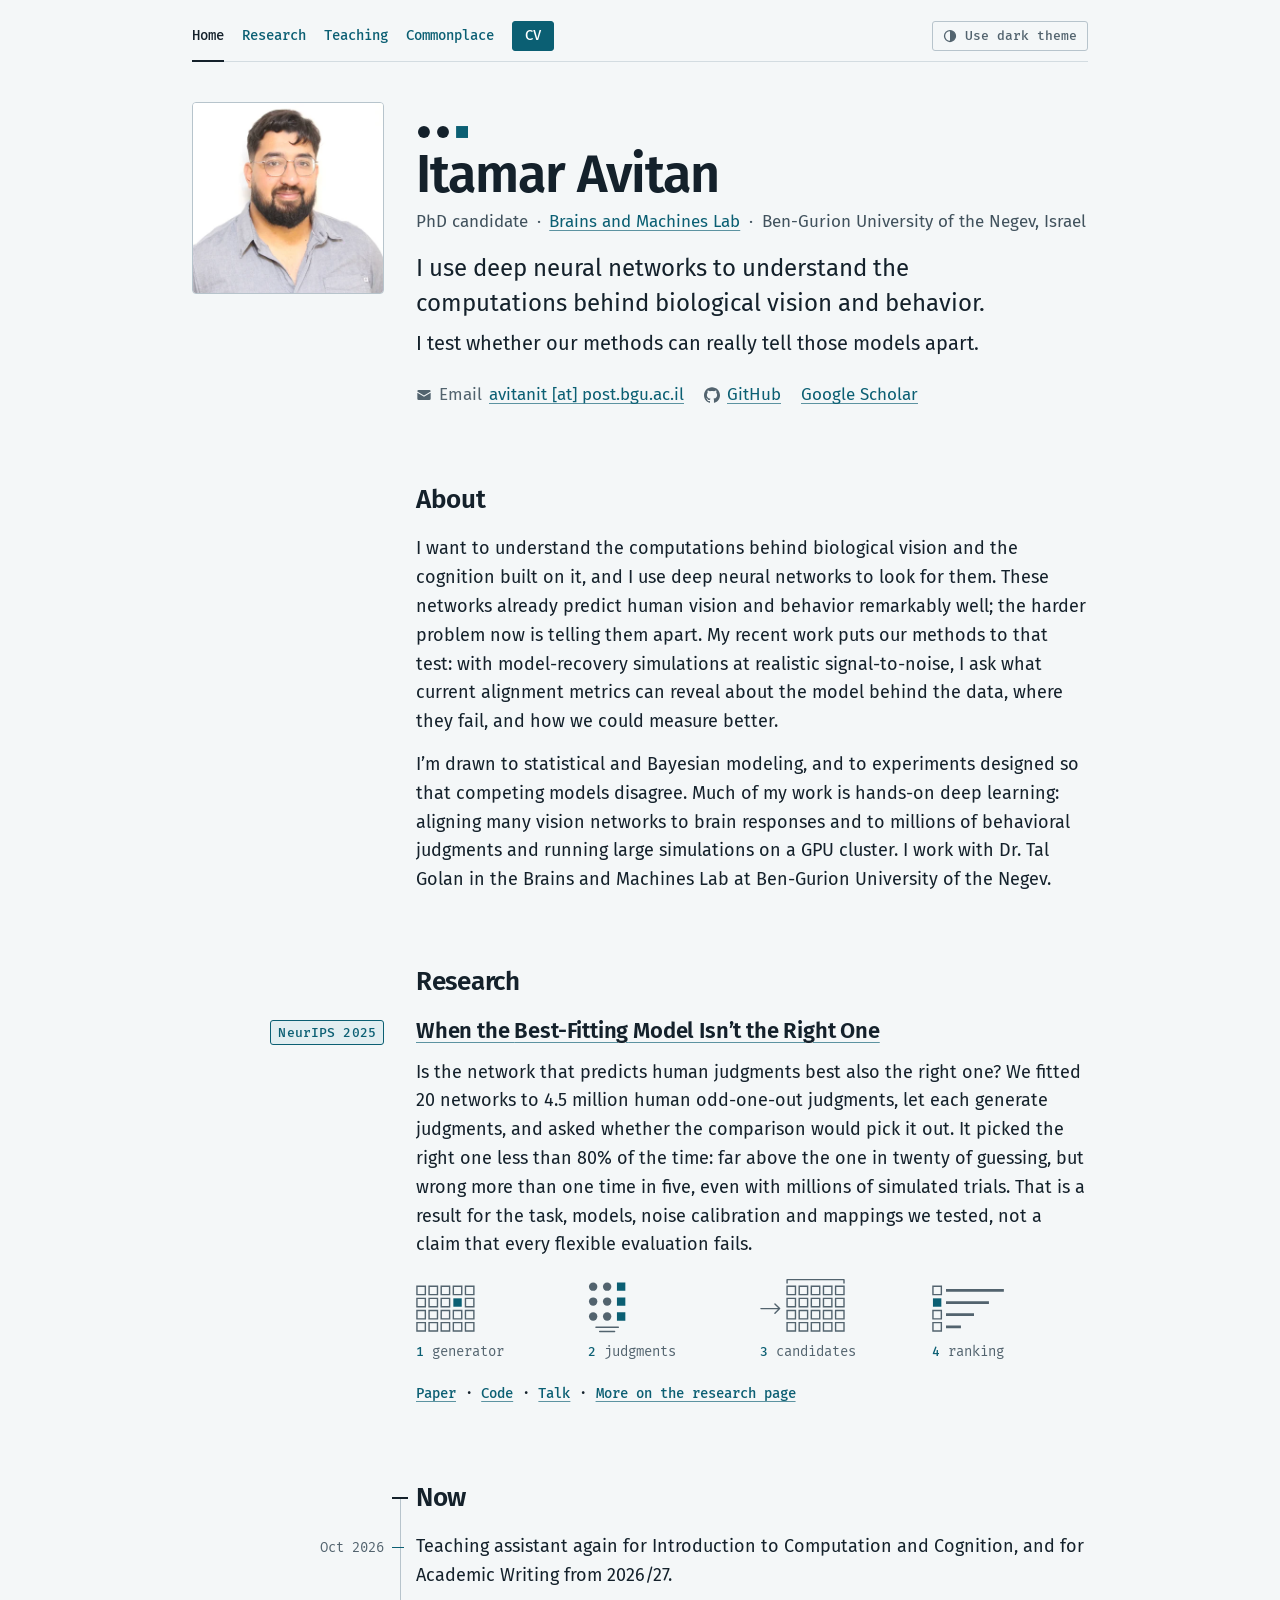
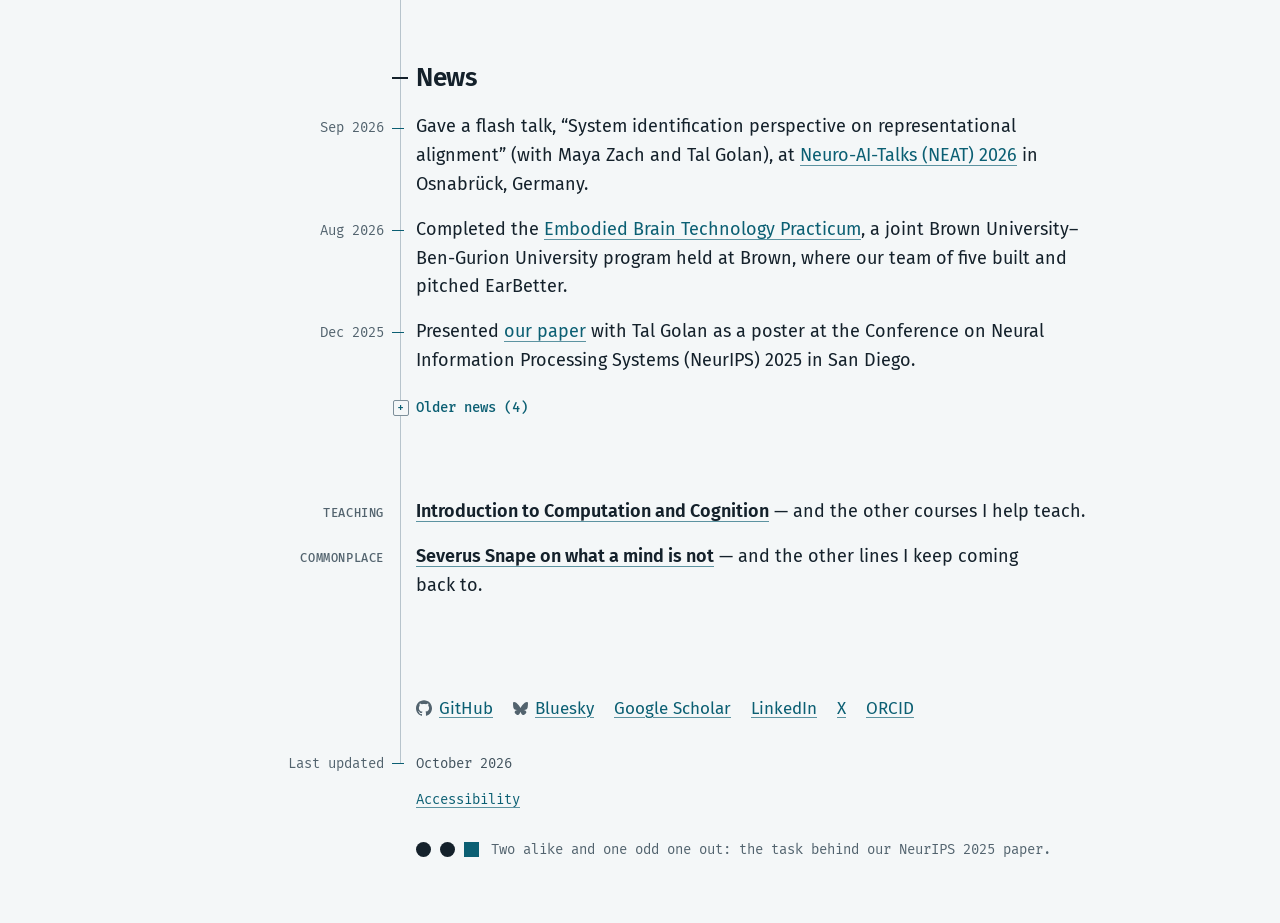
<file: index.html>
<!doctype html>
<html lang="en">
<head>
<meta charset="utf-8">
<meta name="viewport" content="width=device-width, initial-scale=1">
<title>Itamar Avitan · NeuroAI PhD candidate, Ben-Gurion University</title>
<meta name="description" content="NeuroAI PhD candidate at Ben-Gurion University. I use deep neural networks to understand the computations behind biological vision and behavior. I test whether our methods can really tell those models apart.">
<link rel="canonical" href="https://itamar-avitan.github.io/">
<meta property="og:title" content="Itamar Avitan · NeuroAI PhD candidate, Ben-Gurion University">
<meta property="og:description" content="NeuroAI PhD candidate at Ben-Gurion University. I use deep neural networks to understand the computations behind biological vision and behavior. I test whether our methods can really tell those models apart.">
<meta property="og:site_name" content="Itamar Avitan">
<meta property="og:locale" content="en_US">
<meta property="og:type" content="profile">
<meta property="profile:first_name" content="Itamar">
<meta property="profile:last_name" content="Avitan">
<meta property="og:url" content="https://itamar-avitan.github.io/">
<meta property="og:image" content="https://itamar-avitan.github.io/img/og.png">
<meta property="og:image:width" content="1200">
<meta property="og:image:height" content="630">
<meta property="og:image:alt" content="Itamar Avitan. PhD candidate · Brains and Machines Lab · Ben-Gurion University of the Negev, Israel. I use deep neural networks to understand the computations behind biological vision and behavior. I test whether our methods can really tell those models apart.">
<meta name="twitter:card" content="summary_large_image">
<meta name="color-scheme" content="light dark">
<link rel="icon" href="favicon-96.png" sizes="96x96" type="image/png">
<link rel="icon" href="favicon.svg" type="image/svg+xml">
<link rel="apple-touch-icon" href="apple-touch-icon.png">
<script>
/* Theme toggle. Follows the system setting until the visitor chooses; the choice is remembered. */
(function () {
  var root = document.documentElement, KEY = "theme";
  var mq = window.matchMedia ? window.matchMedia("(prefers-color-scheme: dark)") : null;
  try {
    var saved = localStorage.getItem(KEY);
    if (saved === "light" || saved === "dark") root.setAttribute("data-theme", saved);
  } catch (e) {}
  function current() {
    return root.getAttribute("data-theme") || (mq && mq.matches ? "dark" : "light");
  }
  document.addEventListener("DOMContentLoaded", function () {
    /* The address stays written as "name [at] host" in the markup; the link is built from that text here. */
    var em = document.getElementById("email");
    if (em) {
      var a = document.createElement("a");
      a.id = "email";
      a.textContent = em.textContent;
      a.href = "mailto:" + em.textContent.replace(" [at] ", "@");
      em.parentNode.replaceChild(a, em);
    }

    /* Two buttons carry data-theme-toggle -- the strip's, and the colophon's, which the stylesheet paints in
       its place on a phone (deep review 2026-09-25, PA-04) -- and only one of them is ever shown. Both are
       unhidden and both are painted, so whichever one the width shows carries the right label. */
    var btns = document.querySelectorAll("[data-theme-toggle]");
    if (!btns.length) return;
    function paint() {
      for (var i = 0; i < btns.length; i++)
        btns[i].querySelector("span").textContent = "Use " + (current() === "dark" ? "light" : "dark") + " theme";
    }
    for (var i = 0; i < btns.length; i++) {
      btns[i].hidden = false;
      btns[i].addEventListener("click", function () {
        var next = current() === "dark" ? "light" : "dark";
        root.setAttribute("data-theme", next);
        try { localStorage.setItem(KEY, next); } catch (e) {}
        paint();
      });
    }
    paint();
    if (mq && mq.addEventListener) mq.addEventListener("change", paint);
  });
  /* On paper nothing can be expanded, so the older news prints open, and closes again afterwards (deep
     review 2026-09-25, PA-01). Only a list this handler opened is closed again: one the reader had opened
     stays as it was. A print stylesheet alone cannot do this -- the browser hides a closed details' content
     itself, not through a rule a stylesheet could override. */
  window.addEventListener("beforeprint", function () {
    document.querySelectorAll("details.older:not([open])").forEach(function (d) { d.open = true; d.setAttribute("data-print-opened", ""); });
  });
  window.addEventListener("afterprint", function () {
    document.querySelectorAll("details[data-print-opened]").forEach(function (d) { d.open = false; d.removeAttribute("data-print-opened"); });
  });
})();
</script>
<link rel="stylesheet" href="style.css">
<script type="application/ld+json">{
  "@context": "https://schema.org",
  "@graph": [
    {
      "@type": "ProfilePage",
      "@id": "https://itamar-avitan.github.io/#page",
      "url": "https://itamar-avitan.github.io/",
      "mainEntity": {
        "@id": "https://itamar-avitan.github.io/#person"
      }
    },
    {
      "@type": "Person",
      "@id": "https://itamar-avitan.github.io/#person",
      "name": "Itamar Avitan",
      "alternateName": "Itamar Amram Avitan",
      "url": "https://itamar-avitan.github.io/",
      "image": "https://itamar-avitan.github.io/img/portrait-800.jpg",
      "description": "I use deep neural networks to understand the computations behind biological vision and behavior. I test whether our methods can really tell those models apart.",
      "affiliation": {
        "@type": "CollegeOrUniversity",
        "name": "Ben-Gurion University of the Negev",
        "url": "https://www.bgu.ac.il/"
      },
      "alumniOf": {
        "@type": "CollegeOrUniversity",
        "name": "Ben-Gurion University of the Negev",
        "url": "https://www.bgu.ac.il/"
      },
      "sameAs": [
        "https://scholar.google.com/citations?user=3fynQuAAAAAJ",
        "https://github.com/Itamar-Avitan",
        "https://www.linkedin.com/in/itamar-avitan/",
        "https://bsky.app/profile/avitanit.bsky.social",
        "https://x.com/avitanit",
        "https://orcid.org/0009-0004-3662-7881"
      ],
      "jobTitle": "PhD candidate",
      "memberOf": {
        "@type": "ResearchOrganization",
        "name": "Brains and Machines Lab",
        "url": "https://brainsandmachines.org"
      },
      "knowsAbout": [
        "Deep neural networks",
        "Biological vision",
        "Bayesian modeling",
        "Representational alignment",
        "Human vision"
      ]
    }
  ]
}</script>
</head>
<body>
<a class="skip" href="#content">Skip to content</a>
<div class="page">

  <header>
    <div class="topstrip">
      <nav class="sitenav" aria-label="Pages">
        <ul role="list">
          <li class="sitenav__home"><a href="./" aria-current="page">Home</a></li>
          <li><a href="research/">Research</a></li>
          <li><a href="teaching/">Teaching</a></li>
          <li><a href="commonplace/">Commonplace</a></li>
          <li class="sitenav__cv"><a class="btn btn--primary" href="cv.pdf" type="application/pdf">CV<span class="vh"> (PDF, 2 pages)</span></a></li>
        </ul>
      </nav>
      <button id="theme-toggle" class="toggle" type="button" data-theme-toggle hidden>
        <svg aria-hidden="true" viewBox="0 0 16 16" width="14" height="14"><circle cx="8" cy="8" r="6.25" fill="none" stroke="currentColor" stroke-width="1.5"/><path d="M8 1.75a6.25 6.25 0 0 1 0 12.5z" fill="currentColor"/></svg>
        <span>Use dark theme</span>
      </button>
    </div>

    <div class="masthead">
      <picture><source srcset="img/portrait-400.webp" type="image/webp"><img src="img/portrait-800.jpg" width="120" height="120" alt=""></picture>
      <div class="masthead__name"><svg class="mark mark--mast" aria-hidden="true" viewBox="0 0 42 10" width="50" height="12"><circle cx="5" cy="5" r="5"/><circle cx="21" cy="5" r="5"/><rect x="32" width="10" height="10"/></svg><h1>Itamar Avitan</h1></div>
      <ul class="role" role="list">
        <li>PhD candidate</li>
        <li><a href="https://brainsandmachines.org">Brains and Machines Lab</a></li>
        <li><span class="nb">Ben-Gurion</span> University of the Negev, Israel</li>
      </ul>
      <p class="lede">I use deep neural networks to understand the computations behind biological vision and behavior. <span class="lede__more">I test whether our methods can really tell those models apart.</span></p>
      <nav class="links-nav" aria-label="Contact">
        <ul class="links links--reach" role="list">
          <li class="links__email"><span class="links__label"><svg class="ico ico--mail" aria-hidden="true" viewBox="0 0 24 24" width="16" height="16"><path d="M4 4.5h16a2 2 0 0 1 2 2v.3l-10 6.1L2 6.8v-.3a2 2 0 0 1 2-2zM2 8.55v8.95a2 2 0 0 0 2 2h16a2 2 0 0 0 2-2V8.55l-9.48 5.78a1 1 0 0 1-1.04 0z"/></svg>Email</span> <span id="email">avitanit [at] post.bgu.ac.il</span></li>
          <li><a rel="me" href="https://github.com/Itamar-Avitan"><svg class="ico ico--github" aria-hidden="true" viewBox="0 0 24 24" width="16" height="16"><path d="M12 .297c-6.63 0-12 5.373-12 12 0 5.303 3.438 9.8 8.205 11.385.6.113.82-.258.82-.577 0-.285-.01-1.04-.015-2.04-3.338.724-4.042-1.61-4.042-1.61C4.422 18.07 3.633 17.7 3.633 17.7c-1.087-.744.084-.729.084-.729 1.205.084 1.838 1.236 1.838 1.236 1.07 1.835 2.809 1.305 3.495.998.108-.776.417-1.305.76-1.605-2.665-.3-5.466-1.332-5.466-5.93 0-1.31.465-2.38 1.235-3.22-.135-.303-.54-1.523.105-3.176 0 0 1.005-.322 3.3 1.23.96-.267 1.98-.399 3-.405 1.02.006 2.04.138 3 .405 2.28-1.552 3.285-1.23 3.285-1.23.645 1.653.24 2.873.12 3.176.765.84 1.23 1.91 1.23 3.22 0 4.61-2.805 5.625-5.475 5.92.42.36.81 1.096.81 2.22 0 1.606-.015 2.896-.015 3.286 0 .315.21.69.825.57C20.565 22.092 24 17.592 24 12.297c0-6.627-5.373-12-12-12"/></svg><span>GitHub</span></a></li>
          <li><a rel="me" href="https://scholar.google.com/citations?user=3fynQuAAAAAJ&amp;hl=en"><span>Google Scholar</span></a></li>
        </ul>
      </nav>
    </div>
  </header>

  <main id="content" tabindex="-1" class="opens-plain">

    <section id="about" aria-labelledby="about-h">
      <h2 id="about-h" class="inset">About</h2>
      <div class="prose inset">
        <p>I want to understand the computations behind biological vision and the cognition built on it, and I use deep neural networks to look for them. These networks already predict human vision and behavior remarkably well; the harder problem now is telling them apart. My recent work puts our methods to that test: with model-recovery simulations at realistic signal-to-noise, I ask what current alignment metrics can reveal about the model behind the data, where they fail, and how we could measure better.</p>
        <p>I’m drawn to statistical and Bayesian modeling, and to experiments designed so that competing models disagree. Much of my work is hands-on deep learning: aligning many vision networks to brain responses and to millions of behavioral judgments and running large simulations on a GPU cluster. I work with Dr. Tal Golan in the Brains and Machines Lab at <span class="nb">Ben-Gurion</span> University of the Negev.</p>
      </div>
    </section>

    <section id="research" aria-labelledby="research-h">
      <h2 id="research-h" class="inset">Research</h2>
      <div class="feature">
        <p class="feature__venue"><span class="tag tag--venue">NeurIPS 2025</span></p>
        <div class="feature__body">
          <h3><a href="research/#papers">When the <span class="nb">Best-Fitting</span> Model Isn’t the Right One<span class="vh"> (Research page)</span></a></h3>
          <p class="feature__text">Is the network that predicts human judgments best also the right one? We fitted 20 networks to 4.5 million human <span class="nb">odd-one-out</span> judgments, let each generate judgments, and asked whether the comparison would pick it out. It picked the right one less than 80% of the time: far above the one in twenty of guessing, but wrong more than one time in five, even with millions of simulated trials. That is a result for the task, models, noise calibration and mappings we tested, not a claim that every flexible evaluation fails.</p>
          <ol class="recovery-diagram recovery-diagram--small" role="list" aria-label="The model-recovery test in four stages">
            <li><svg aria-hidden="true" viewBox="0 0 120 64"><path d="M1 12h9v9h-9zM14 12h9v9h-9zM27 12h9v9h-9zM40 12h9v9h-9zM53 12h9v9h-9zM1 25h9v9h-9zM14 25h9v9h-9zM27 25h9v9h-9zM53 25h9v9h-9zM1 38h9v9h-9zM14 38h9v9h-9zM27 38h9v9h-9zM40 38h9v9h-9zM53 38h9v9h-9zM1 51h9v9h-9zM14 51h9v9h-9zM27 51h9v9h-9zM40 51h9v9h-9zM53 51h9v9h-9z" fill="none" stroke="currentColor" stroke-width="1.5"/><rect x="40" y="25" width="9" height="9" style="fill:var(--accent)"/></svg><p>generator</p></li>
            <li><svg aria-hidden="true" viewBox="0 0 120 64"><g fill="currentColor"><circle cx="5.5" cy="12.5" r="4.5"/><circle cx="20.5" cy="12.5" r="4.5"/><circle cx="5.5" cy="28.5" r="4.5"/><circle cx="20.5" cy="28.5" r="4.5"/><circle cx="5.5" cy="44.5" r="4.5"/><circle cx="20.5" cy="44.5" r="4.5"/></g><path d="M31 8h9v9h-9zM31 24h9v9h-9zM31 40h9v9h-9z" style="fill:var(--accent)"/><path d="M8.5 56h24M12.5 60.5h16" fill="none" stroke="currentColor" stroke-width="1.5" stroke-linecap="round"/></svg><p>judgments</p></li>
            <li><svg aria-hidden="true" viewBox="0 0 120 64"><g class="mark-fit"><path d="M29 12h9v9h-9zM42 12h9v9h-9zM55 12h9v9h-9zM68 12h9v9h-9zM81 12h9v9h-9zM29 25h9v9h-9zM42 25h9v9h-9zM55 25h9v9h-9zM68 25h9v9h-9zM81 25h9v9h-9zM29 38h9v9h-9zM42 38h9v9h-9zM55 38h9v9h-9zM68 38h9v9h-9zM81 38h9v9h-9zM29 51h9v9h-9zM42 51h9v9h-9zM55 51h9v9h-9zM68 51h9v9h-9zM81 51h9v9h-9z" fill="none" stroke="currentColor" stroke-width="1.5"/><path d="M29 8.5V5h61v3.5" fill="none" stroke="currentColor" stroke-width="1.5" stroke-linecap="round" stroke-linejoin="round"/></g><path class="mark-arrow" d="M1 36h20M16 31l5 5-5 5" fill="none" stroke="currentColor" stroke-width="1.5" stroke-linecap="round" stroke-linejoin="round"/></svg><p>candidates</p></li>
            <li><svg aria-hidden="true" viewBox="0 0 120 64"><path d="M1 12h9v9h-9zM1 38h9v9h-9zM1 51h9v9h-9z" fill="none" stroke="currentColor" stroke-width="1.5"/><rect x="1" y="25" width="9" height="9" style="fill:var(--accent)"/><path d="M15 15h62v3H15zM15 28h46v3H15zM15 41h30v3H15zM15 54h16v3H15z" fill="currentColor"/></svg><p>ranking</p></li>
          </ol>
          <ul class="feature__links" role="list">
            <li><a href="https://proceedings.neurips.cc/paper_files/paper/2025/hash/11e1900e680f5fe1893a8e27362dbe2c-Abstract-Conference.html">Paper<span class="vh"> (NeurIPS 2025)</span></a></li>
            <li><a href="https://github.com/brainsandmachines/oddoneout_model_recovery">Code<span class="vh"> for the NeurIPS 2025 paper</span></a></li>
            <li><a href="https://slideslive.com/39047290">Talk<span class="vh"> recording of my presentation of the paper</span></a></li>
            <li><a href="research/">More on the research page</a></li>
          </ul>
        </div>
      </div>
    </section>

    <section id="now" class="ruled" aria-labelledby="now-h">
      <h2 id="now-h" class="inset">Now</h2>
      <ul class="log" role="list">
        <li class="row">
          <time class="when" datetime="2026-10">Oct 2026</time>
          <p class="what">Teaching assistant again for Introduction to Computation and Cognition, and for Academic Writing from 2026/27.</p>
        </li>
      </ul>
    </section>

    <section id="news" class="ruled" aria-labelledby="news-h">
      <h2 id="news-h" class="inset">News</h2>
      <ul class="log log--tight" role="list">
        <li class="row">
          <time class="when" datetime="2026-09">Sep 2026</time>
          <p class="what">Gave a flash talk, “System identification perspective on representational alignment” (with Maya Zach and Tal Golan), at <a href="https://www.kietzmannlab.uni-osnabrueck.de/neat2026/"><span class="nb">Neuro-AI-Talks</span> <span class="nb">(NEAT) 2026</span></a> in Osnabrück, Germany.</p>
        </li>
        <li class="row">
          <time class="when" datetime="2026-08">Aug 2026</time>
          <p class="what">Completed the <a href="research/#projects">Embodied Brain Technology Practicum</a>, a joint Brown University–<span class="nb">Ben-Gurion</span> University program held at Brown, where our team of five built and pitched EarBetter.</p>
        </li>
        <li class="row">
          <time class="when" datetime="2025-12">Dec 2025</time>
          <p class="what">Presented <a href="research/#papers">our paper</a> with Tal Golan as a poster at the Conference on Neural Information Processing Systems <span class="nb">(NeurIPS) 2025</span> in San Diego.</p>
        </li>
      </ul>
      <details class="older">
        <summary><span>Older news (4)</span></summary>
        <ul class="log log--tight" role="list">
          <li class="row">
          <time class="when" datetime="2025-11">Nov 2025</time>
          <p class="what">Released the <a href="https://github.com/brainsandmachines/oddoneout_model_recovery">code</a> and data for our NeurIPS 2025 paper.</p>
        </li>
        <li class="row">
          <time class="when" datetime="2025-10">Oct 2025</time>
          <p class="what">Posted the <a href="https://arxiv.org/abs/2510.23321">arXiv preprint</a> of the same paper, after its acceptance to the NeurIPS 2025 main track.</p>
        </li>
        <li class="row">
          <time class="when" datetime="2025-08">Aug 2025</time>
          <p class="what">Gave a contributed talk and presented a poster at the Cognitive Computational Neuroscience <span class="nb">(CCN) 2025</span> conference in Amsterdam, on a preliminary version of what became our NeurIPS 2025 paper.</p>
        </li>
        <li class="row">
          <time class="when" datetime="2024-11">Nov 2024</time>
          <p class="what">Started my PhD in the Brains and Machines Lab at <span class="nb">Ben-Gurion</span> University of the Negev, on a Lachish Fellowship for Outstanding Doctoral Students.</p>
        </li>
        </ul>
      </details>
    </section>

    <section id="elsewhere" class="invitations ruled" aria-label="Elsewhere on this site">
      <ul class="log log--tight log--go" role="list">
        <li class="row">
          <p class="kind"><span class="tag">Teaching</span></p>
          <p class="what"><a href="teaching/">Introduction to Computation and Cognition<span class="vh"> (Teaching page)</span></a>&nbsp;— and the other courses I help teach.</p>
        </li>
        <li class="row">
          <p class="kind"><span class="tag">Commonplace</span></p>
          <p class="what"><a href="commonplace/">Severus Snape on what a mind is not<span class="vh"> (Commonplace page)</span></a>&nbsp;— and the other lines I keep coming back to.</p>
        </li>
      </ul>
    </section>

  </main>

  <footer class="colophon">
    <nav class="links-nav" aria-label="Profiles">
        <div class="links-row">
          <ul class="links links--marked" role="list">
            <li><a rel="me" href="https://github.com/Itamar-Avitan"><svg class="ico ico--github" aria-hidden="true" viewBox="0 0 24 24" width="16" height="16"><path d="M12 .297c-6.63 0-12 5.373-12 12 0 5.303 3.438 9.8 8.205 11.385.6.113.82-.258.82-.577 0-.285-.01-1.04-.015-2.04-3.338.724-4.042-1.61-4.042-1.61C4.422 18.07 3.633 17.7 3.633 17.7c-1.087-.744.084-.729.084-.729 1.205.084 1.838 1.236 1.838 1.236 1.07 1.835 2.809 1.305 3.495.998.108-.776.417-1.305.76-1.605-2.665-.3-5.466-1.332-5.466-5.93 0-1.31.465-2.38 1.235-3.22-.135-.303-.54-1.523.105-3.176 0 0 1.005-.322 3.3 1.23.96-.267 1.98-.399 3-.405 1.02.006 2.04.138 3 .405 2.28-1.552 3.285-1.23 3.285-1.23.645 1.653.24 2.873.12 3.176.765.84 1.23 1.91 1.23 3.22 0 4.61-2.805 5.625-5.475 5.92.42.36.81 1.096.81 2.22 0 1.606-.015 2.896-.015 3.286 0 .315.21.69.825.57C20.565 22.092 24 17.592 24 12.297c0-6.627-5.373-12-12-12"/></svg><span>GitHub</span></a></li>
            <li><a rel="me" href="https://bsky.app/profile/avitanit.bsky.social"><svg class="ico ico--bluesky" aria-hidden="true" viewBox="0 0 24 24" width="16" height="16"><path d="M5.202 2.857C7.954 4.922 10.913 9.11 12 11.358c1.087-2.247 4.046-6.436 6.798-8.501C20.783 1.366 24 .213 24 3.883c0 .732-.42 6.156-.667 7.037-.856 3.061-3.978 3.842-6.755 3.37 4.854.826 6.089 3.562 3.422 6.299-5.065 5.196-7.28-1.304-7.847-2.97-.104-.305-.152-.448-.153-.327 0-.121-.05.022-.153.327-.568 1.666-2.782 8.166-7.847 2.97-2.667-2.737-1.432-5.473 3.422-6.3-2.777.473-5.899-.308-6.755-3.369C.42 10.04 0 4.615 0 3.883c0-3.67 3.217-2.517 5.202-1.026"/></svg><span>Bluesky</span></a></li>
          </ul>
          <ul class="links links--plain" role="list">
            <li><a rel="me" href="https://scholar.google.com/citations?user=3fynQuAAAAAJ&amp;hl=en"><span>Google Scholar</span></a></li>
            <li><a rel="me" href="https://www.linkedin.com/in/itamar-avitan/"><span>LinkedIn</span></a></li>
            <li><a rel="me" href="https://x.com/avitanit"><span>X</span></a></li>
            <li><a rel="me" href="https://orcid.org/0009-0004-3662-7881"><span>ORCID</span></a></li>
          </ul>
        </div>
      </nav>
    <p class="row"><span class="when">Last updated</span> <time class="what" datetime="2026-10">October 2026</time></p>
    <nav class="colophon-nav" aria-label="About this site">
      <ul role="list">
        <li><a href="accessibility/">Accessibility</a></li>
        <li class="colophon-nav__theme"><button class="toggle toggle--foot" type="button" data-theme-toggle hidden>
          <svg aria-hidden="true" viewBox="0 0 16 16" width="14" height="14"><circle cx="8" cy="8" r="6.25" fill="none" stroke="currentColor" stroke-width="1.5"/><path d="M8 1.75a6.25 6.25 0 0 1 0 12.5z" fill="currentColor"/></svg>
          <span>Use dark theme</span>
        </button></li>
      </ul>
    </nav>
    <p class="mark-row inset"><svg class="mark" aria-hidden="true" viewBox="0 0 42 10" width="63" height="15"><circle cx="5" cy="5" r="5"/><circle cx="21" cy="5" r="5"/><rect x="32" width="10" height="10"/></svg><span class="mark-note">Two alike and one odd one out: the task behind our NeurIPS 2025 paper.</span></p>
  </footer>

</div>
</body>
</html>
</file>
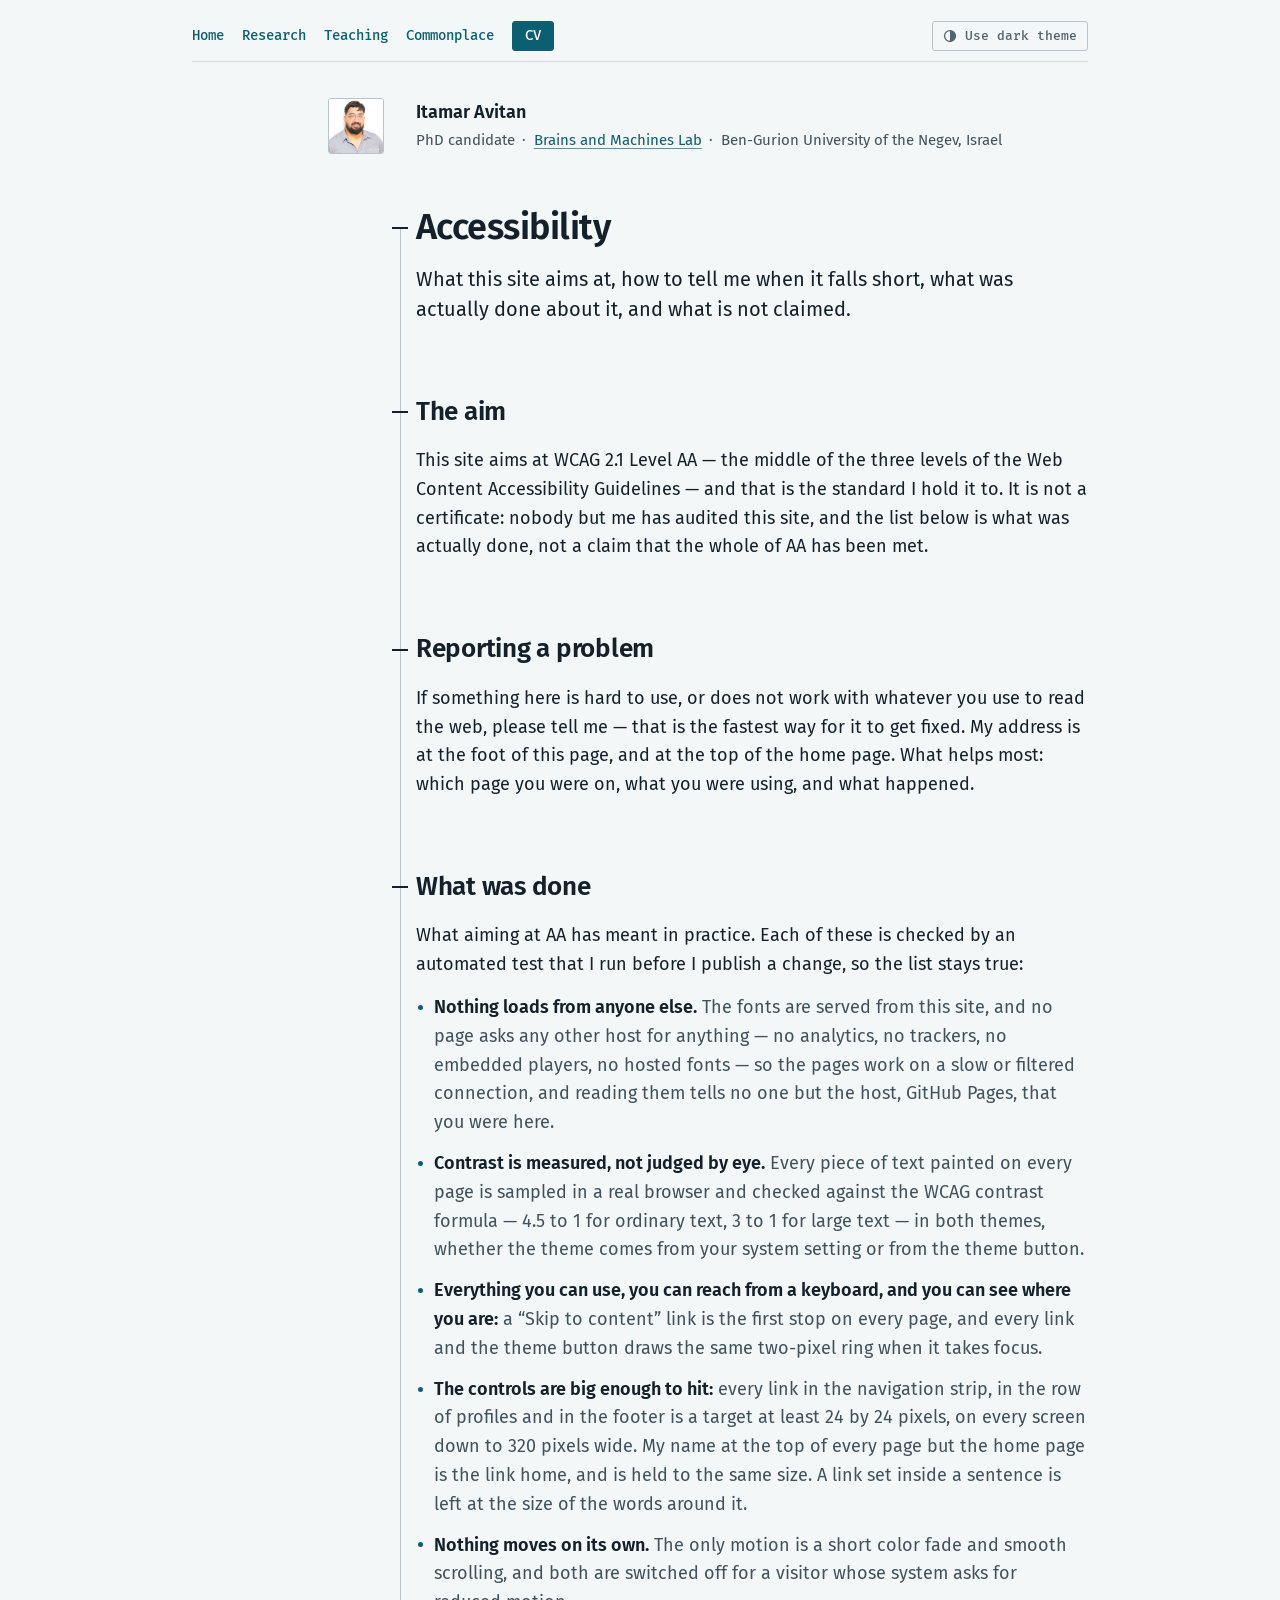
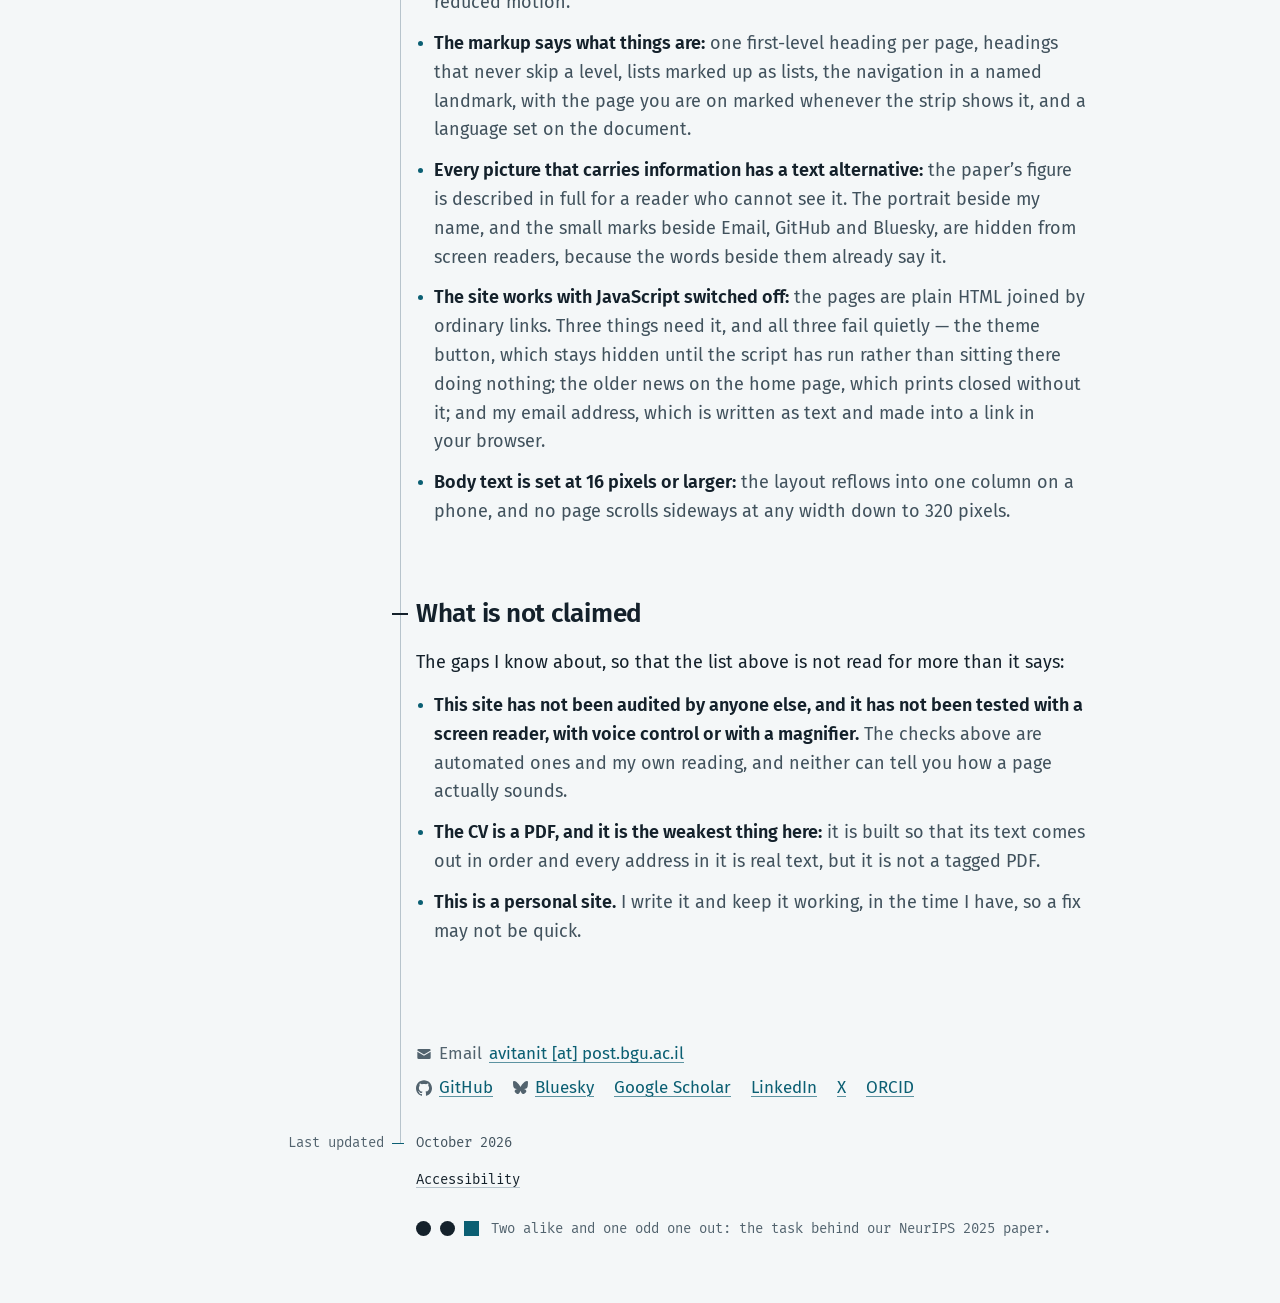
<file: accessibility/index.html>
<!doctype html>
<html lang="en">
<head>
<meta charset="utf-8">
<meta name="viewport" content="width=device-width, initial-scale=1">
<title>Accessibility — Itamar Avitan</title>
<meta name="description" content="The accessibility statement for the personal site of Itamar Avitan: what it aims at, how to report a problem, and what was actually done and checked.">
<link rel="canonical" href="https://itamar-avitan.github.io/accessibility/">
<meta property="og:title" content="Accessibility — Itamar Avitan">
<meta property="og:description" content="The accessibility statement for the personal site of Itamar Avitan: what it aims at, how to report a problem, and what was actually done and checked.">
<meta property="og:site_name" content="Itamar Avitan">
<meta property="og:locale" content="en_US">
<meta property="og:type" content="website">
<meta property="og:url" content="https://itamar-avitan.github.io/accessibility/">
<meta property="og:image" content="https://itamar-avitan.github.io/img/og.png">
<meta property="og:image:width" content="1200">
<meta property="og:image:height" content="630">
<meta property="og:image:alt" content="Itamar Avitan. PhD candidate · Brains and Machines Lab · Ben-Gurion University of the Negev, Israel. I use deep neural networks to understand the computations behind biological vision and behavior. I test whether our methods can really tell those models apart.">
<meta name="twitter:card" content="summary_large_image">
<meta name="color-scheme" content="light dark">
<link rel="icon" href="../favicon-96.png" sizes="96x96" type="image/png">
<link rel="icon" href="../favicon.svg" type="image/svg+xml">
<link rel="apple-touch-icon" href="../apple-touch-icon.png">
<script>
/* Theme toggle. Follows the system setting until the visitor chooses; the choice is remembered. */
(function () {
  var root = document.documentElement, KEY = "theme";
  var mq = window.matchMedia ? window.matchMedia("(prefers-color-scheme: dark)") : null;
  try {
    var saved = localStorage.getItem(KEY);
    if (saved === "light" || saved === "dark") root.setAttribute("data-theme", saved);
  } catch (e) {}
  function current() {
    return root.getAttribute("data-theme") || (mq && mq.matches ? "dark" : "light");
  }
  document.addEventListener("DOMContentLoaded", function () {
    /* The address stays written as "name [at] host" in the markup; the link is built from that text here. */
    var em = document.getElementById("email");
    if (em) {
      var a = document.createElement("a");
      a.id = "email";
      a.textContent = em.textContent;
      a.href = "mailto:" + em.textContent.replace(" [at] ", "@");
      em.parentNode.replaceChild(a, em);
    }

    /* Two buttons carry data-theme-toggle -- the strip's, and the colophon's, which the stylesheet paints in
       its place on a phone (deep review 2026-09-25, PA-04) -- and only one of them is ever shown. Both are
       unhidden and both are painted, so whichever one the width shows carries the right label. */
    var btns = document.querySelectorAll("[data-theme-toggle]");
    if (!btns.length) return;
    function paint() {
      for (var i = 0; i < btns.length; i++)
        btns[i].querySelector("span").textContent = "Use " + (current() === "dark" ? "light" : "dark") + " theme";
    }
    for (var i = 0; i < btns.length; i++) {
      btns[i].hidden = false;
      btns[i].addEventListener("click", function () {
        var next = current() === "dark" ? "light" : "dark";
        root.setAttribute("data-theme", next);
        try { localStorage.setItem(KEY, next); } catch (e) {}
        paint();
      });
    }
    paint();
    if (mq && mq.addEventListener) mq.addEventListener("change", paint);
  });
  /* On paper nothing can be expanded, so the older news prints open, and closes again afterwards (deep
     review 2026-09-25, PA-01). Only a list this handler opened is closed again: one the reader had opened
     stays as it was. A print stylesheet alone cannot do this -- the browser hides a closed details' content
     itself, not through a rule a stylesheet could override. */
  window.addEventListener("beforeprint", function () {
    document.querySelectorAll("details.older:not([open])").forEach(function (d) { d.open = true; d.setAttribute("data-print-opened", ""); });
  });
  window.addEventListener("afterprint", function () {
    document.querySelectorAll("details[data-print-opened]").forEach(function (d) { d.open = false; d.removeAttribute("data-print-opened"); });
  });
})();
</script>
<link rel="stylesheet" href="../style.css">
<script type="application/ld+json">{
  "@context": "https://schema.org",
  "@graph": [
    {
      "@type": "Person",
      "@id": "https://itamar-avitan.github.io/#person",
      "name": "Itamar Avitan",
      "alternateName": "Itamar Amram Avitan",
      "url": "https://itamar-avitan.github.io/",
      "image": "https://itamar-avitan.github.io/img/portrait-800.jpg",
      "description": "I use deep neural networks to understand the computations behind biological vision and behavior. I test whether our methods can really tell those models apart.",
      "affiliation": {
        "@type": "CollegeOrUniversity",
        "name": "Ben-Gurion University of the Negev",
        "url": "https://www.bgu.ac.il/"
      },
      "alumniOf": {
        "@type": "CollegeOrUniversity",
        "name": "Ben-Gurion University of the Negev",
        "url": "https://www.bgu.ac.il/"
      },
      "sameAs": [
        "https://scholar.google.com/citations?user=3fynQuAAAAAJ",
        "https://github.com/Itamar-Avitan",
        "https://www.linkedin.com/in/itamar-avitan/",
        "https://bsky.app/profile/avitanit.bsky.social",
        "https://x.com/avitanit",
        "https://orcid.org/0009-0004-3662-7881"
      ],
      "jobTitle": "PhD candidate",
      "memberOf": {
        "@type": "ResearchOrganization",
        "name": "Brains and Machines Lab",
        "url": "https://brainsandmachines.org"
      },
      "knowsAbout": [
        "Deep neural networks",
        "Biological vision",
        "Bayesian modeling",
        "Representational alignment",
        "Human vision"
      ]
    }
  ]
}</script>
</head>
<body>
<a class="skip" href="#content">Skip to content</a>
<div class="page">

  <header>
    <div class="topstrip">
      <nav class="sitenav" aria-label="Pages">
        <ul role="list">
          <li class="sitenav__home"><a href="../">Home</a></li>
          <li><a href="../research/">Research</a></li>
          <li><a href="../teaching/">Teaching</a></li>
          <li><a href="../commonplace/">Commonplace</a></li>
          <li class="sitenav__cv"><a class="btn btn--primary" href="../cv.pdf" type="application/pdf">CV<span class="vh"> (PDF, 2 pages)</span></a></li>
        </ul>
      </nav>
      <button id="theme-toggle" class="toggle" type="button" data-theme-toggle hidden>
        <svg aria-hidden="true" viewBox="0 0 16 16" width="14" height="14"><circle cx="8" cy="8" r="6.25" fill="none" stroke="currentColor" stroke-width="1.5"/><path d="M8 1.75a6.25 6.25 0 0 1 0 12.5z" fill="currentColor"/></svg>
        <span>Use dark theme</span>
      </button>
    </div>

    <div class="byline inset">
      <p class="byline__who">
        <picture><source srcset="../img/portrait-400.webp" type="image/webp"><img src="../img/portrait-800.jpg" width="36" height="36" alt=""></picture>
        <a class="byline__home" href="../">Itamar Avitan<span class="vh"> (home page)</span></a>
      </p>
      <ul class="role" role="list">
        <li>PhD candidate</li>
        <li><a href="https://brainsandmachines.org">Brains and Machines Lab</a></li>
        <li><span class="nb">Ben-Gurion</span> University of the Negev, Israel</li>
      </ul>
    </div>
  </header>

  <main id="content" tabindex="-1" class="opens-with-h1">

    <section id="accessibility" aria-labelledby="accessibility-h">
      <h1 id="accessibility-h" class="inset">Accessibility</h1>
      <p class="page-intro inset">What this site aims at, how to tell me when it falls short, what was actually done about it, and what is not claimed.</p>
    </section>

    <section id="aim" aria-labelledby="aim-h">
      <h2 id="aim-h" class="inset">The aim</h2>
      <div class="prose inset">
        <p>This site aims at WCAG 2.1 <span class="nb">Level AA</span> — the middle of the three levels of the Web Content Accessibility Guidelines — and that is the standard I hold it to. It is not a certificate: nobody but me has audited this site, and the list below is what was actually done, not a claim that the whole of AA has been met.</p>
      </div>
    </section>

    <section id="report" aria-labelledby="report-h">
      <h2 id="report-h" class="inset">Reporting a problem</h2>
      <div class="prose inset">
        <p>If something here is hard to use, or does not work with whatever you use to read the web, please tell me — that is the fastest way for it to get fixed. My address is at the foot of this page, and at the top of the home page. What helps most: which page you were on, what you were using, and what happened.</p>
      </div>
    </section>

    <section id="done" aria-labelledby="done-h">
      <h2 id="done-h" class="inset">What was done</h2>
      <div class="prose inset">
        <p>What aiming at AA has meant in practice. Each of these is checked by an automated test that I run before I publish a change, so the list stays true:</p>
        <ul class="statement" role="list">
          <li><strong class="lead">Nothing loads from anyone else.</strong> The fonts are served from this site, and no page asks any other host for anything — no analytics, no trackers, no embedded players, no hosted fonts — so the pages work on a slow or filtered connection, and reading them tells no one but the host, GitHub Pages, that you were here.</li>
          <li><strong class="lead">Contrast is measured, not judged by eye.</strong> Every piece of text painted on every page is sampled in a real browser and checked against the WCAG contrast formula — 4.5 to 1 for ordinary text, 3 to 1 for large text — in both themes, whether the theme comes from your system setting or from the theme button.</li>
          <li><strong class="lead">Everything you can use, you can reach from a keyboard, and you can see where you are:</strong> a “Skip to content” link is the first stop on every page, and every link and the theme button draws the same two-pixel ring when it takes focus.</li>
          <li><strong class="lead">The controls are big enough to hit:</strong> every link in the navigation strip, in the row of profiles and in the footer is a target at least 24 by 24 pixels, on every screen down to 320 pixels wide. My name at the top of every page but the home page is the link home, and is held to the same size. A link set inside a sentence is left at the size of the words around it.</li>
          <li><strong class="lead">Nothing moves on its own.</strong> The only motion is a short color fade and smooth scrolling, and both are switched off for a visitor whose system asks for reduced motion.</li>
          <li><strong class="lead">The markup says what things are:</strong> one first-level heading per page, headings that never skip a level, lists marked up as lists, the navigation in a named landmark, with the page you are on marked whenever the strip shows it, and a language set on the document.</li>
          <li><strong class="lead">Every picture that carries information has a text alternative:</strong> the paper’s figure is described in full for a reader who cannot see it. The portrait beside my name, and the small marks beside Email, GitHub and Bluesky, are hidden from screen readers, because the words beside them already say it.</li>
          <li><strong class="lead">The site works with JavaScript switched off:</strong> the pages are plain HTML joined by ordinary links. Three things need it, and all three fail quietly — the theme button, which stays hidden until the script has run rather than sitting there doing nothing; the older news on the home page, which prints closed without it; and my email address, which is written as text and made into a link in your browser.</li>
          <li><strong class="lead">Body text is set at 16 pixels or larger:</strong> the layout reflows into one column on a phone, and no page scrolls sideways at any width down to 320 pixels.</li>
        </ul>
      </div>
    </section>

    <section id="limits" aria-labelledby="limits-h">
      <h2 id="limits-h" class="inset">What is not claimed</h2>
      <div class="prose inset">
        <p>The gaps I know about, so that the list above is not read for more than it says:</p>
        <ul class="statement" role="list">
          <li><strong class="lead">This site has not been audited by anyone else, and it has not been tested with a screen reader, with voice control or with a magnifier.</strong> The checks above are automated ones and my own reading, and neither can tell you how a page actually sounds.</li>
          <li><strong class="lead">The CV is a PDF, and it is the weakest thing here:</strong> it is built so that its text comes out in order and every address in it is real text, but it is not a tagged PDF.</li>
          <li><strong class="lead">This is a personal site.</strong> I write it and keep it working, in the time I have, so a fix may not be quick.</li>
        </ul>
      </div>
    </section>

  </main>

  <footer class="colophon">
    <nav class="links-nav" aria-label="Contact and profiles">
        <ul class="links links--reach" role="list">
          <li class="links__email"><span class="links__label"><svg class="ico ico--mail" aria-hidden="true" viewBox="0 0 24 24" width="16" height="16"><path d="M4 4.5h16a2 2 0 0 1 2 2v.3l-10 6.1L2 6.8v-.3a2 2 0 0 1 2-2zM2 8.55v8.95a2 2 0 0 0 2 2h16a2 2 0 0 0 2-2V8.55l-9.48 5.78a1 1 0 0 1-1.04 0z"/></svg>Email</span> <span id="email">avitanit [at] post.bgu.ac.il</span></li>
        </ul>
        <div class="links-row">
          <ul class="links links--marked" role="list">
            <li><a rel="me" href="https://github.com/Itamar-Avitan"><svg class="ico ico--github" aria-hidden="true" viewBox="0 0 24 24" width="16" height="16"><path d="M12 .297c-6.63 0-12 5.373-12 12 0 5.303 3.438 9.8 8.205 11.385.6.113.82-.258.82-.577 0-.285-.01-1.04-.015-2.04-3.338.724-4.042-1.61-4.042-1.61C4.422 18.07 3.633 17.7 3.633 17.7c-1.087-.744.084-.729.084-.729 1.205.084 1.838 1.236 1.838 1.236 1.07 1.835 2.809 1.305 3.495.998.108-.776.417-1.305.76-1.605-2.665-.3-5.466-1.332-5.466-5.93 0-1.31.465-2.38 1.235-3.22-.135-.303-.54-1.523.105-3.176 0 0 1.005-.322 3.3 1.23.96-.267 1.98-.399 3-.405 1.02.006 2.04.138 3 .405 2.28-1.552 3.285-1.23 3.285-1.23.645 1.653.24 2.873.12 3.176.765.84 1.23 1.91 1.23 3.22 0 4.61-2.805 5.625-5.475 5.92.42.36.81 1.096.81 2.22 0 1.606-.015 2.896-.015 3.286 0 .315.21.69.825.57C20.565 22.092 24 17.592 24 12.297c0-6.627-5.373-12-12-12"/></svg><span>GitHub</span></a></li>
            <li><a rel="me" href="https://bsky.app/profile/avitanit.bsky.social"><svg class="ico ico--bluesky" aria-hidden="true" viewBox="0 0 24 24" width="16" height="16"><path d="M5.202 2.857C7.954 4.922 10.913 9.11 12 11.358c1.087-2.247 4.046-6.436 6.798-8.501C20.783 1.366 24 .213 24 3.883c0 .732-.42 6.156-.667 7.037-.856 3.061-3.978 3.842-6.755 3.37 4.854.826 6.089 3.562 3.422 6.299-5.065 5.196-7.28-1.304-7.847-2.97-.104-.305-.152-.448-.153-.327 0-.121-.05.022-.153.327-.568 1.666-2.782 8.166-7.847 2.97-2.667-2.737-1.432-5.473 3.422-6.3-2.777.473-5.899-.308-6.755-3.369C.42 10.04 0 4.615 0 3.883c0-3.67 3.217-2.517 5.202-1.026"/></svg><span>Bluesky</span></a></li>
          </ul>
          <ul class="links links--plain" role="list">
            <li><a rel="me" href="https://scholar.google.com/citations?user=3fynQuAAAAAJ&amp;hl=en"><span>Google Scholar</span></a></li>
            <li><a rel="me" href="https://www.linkedin.com/in/itamar-avitan/"><span>LinkedIn</span></a></li>
            <li><a rel="me" href="https://x.com/avitanit"><span>X</span></a></li>
            <li><a rel="me" href="https://orcid.org/0009-0004-3662-7881"><span>ORCID</span></a></li>
          </ul>
        </div>
      </nav>
    <p class="row"><span class="when">Last updated</span> <time class="what" datetime="2026-10">October 2026</time></p>
    <nav class="colophon-nav" aria-label="About this site">
      <ul role="list">
        <li><a href="../accessibility/" aria-current="page">Accessibility</a></li>
        <li class="colophon-nav__theme"><button class="toggle toggle--foot" type="button" data-theme-toggle hidden>
          <svg aria-hidden="true" viewBox="0 0 16 16" width="14" height="14"><circle cx="8" cy="8" r="6.25" fill="none" stroke="currentColor" stroke-width="1.5"/><path d="M8 1.75a6.25 6.25 0 0 1 0 12.5z" fill="currentColor"/></svg>
          <span>Use dark theme</span>
        </button></li>
      </ul>
    </nav>
    <p class="mark-row inset"><svg class="mark" aria-hidden="true" viewBox="0 0 42 10" width="63" height="15"><circle cx="5" cy="5" r="5"/><circle cx="21" cy="5" r="5"/><rect x="32" width="10" height="10"/></svg><span class="mark-note">Two alike and one odd one out: the task behind our NeurIPS 2025 paper.</span></p>
  </footer>

</div>
</body>
</html>
</file>
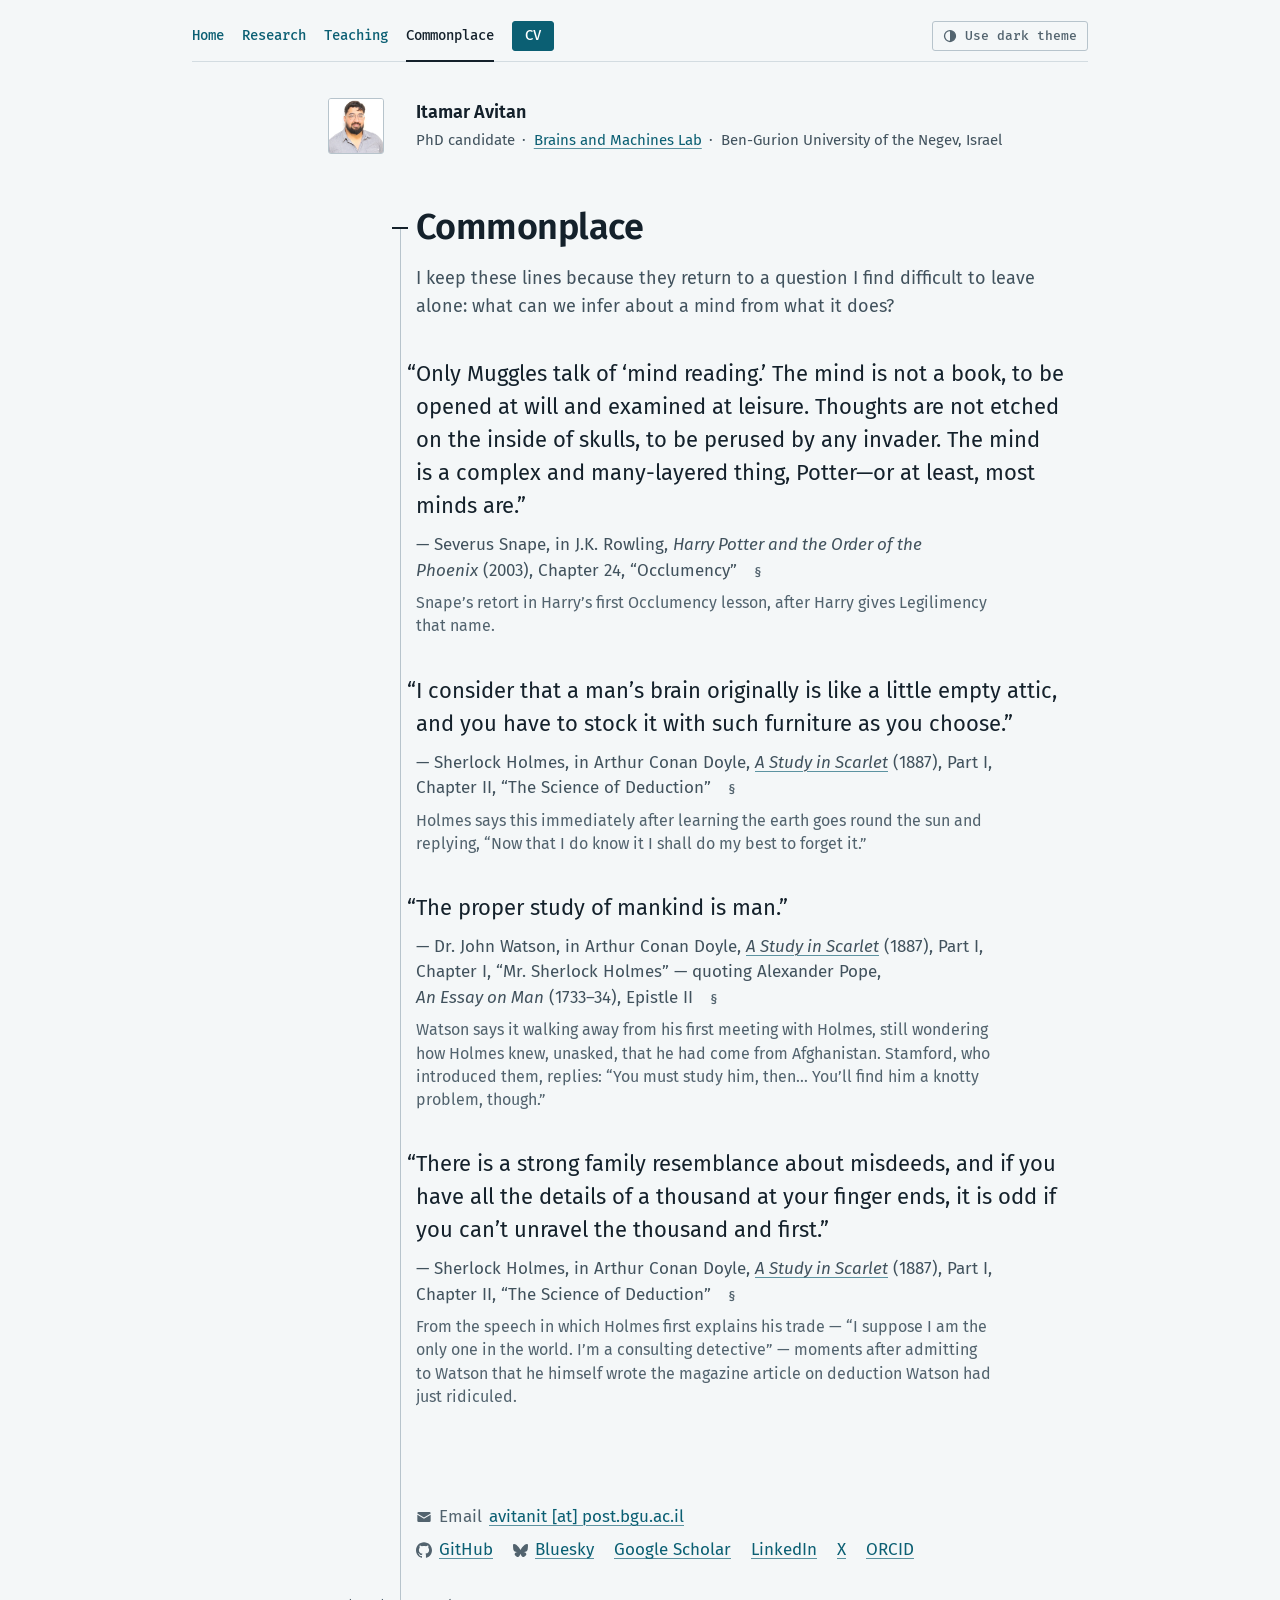
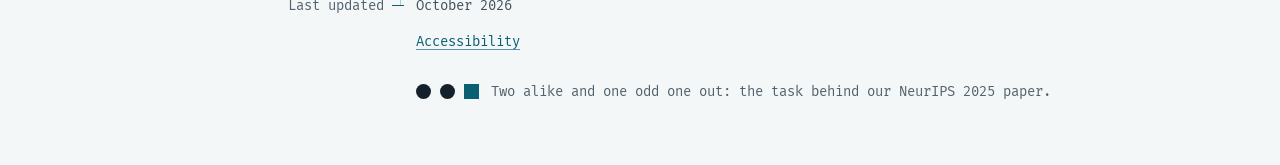
<file: commonplace/index.html>
<!doctype html>
<html lang="en">
<head>
<meta charset="utf-8">
<meta name="viewport" content="width=device-width, initial-scale=1">
<title>Commonplace — Itamar Avitan</title>
<meta name="description" content="A commonplace book: lines Itamar Avitan keeps because they return to one question — what can we infer about a mind from what it does?">
<link rel="canonical" href="https://itamar-avitan.github.io/commonplace/">
<meta property="og:title" content="Commonplace — Itamar Avitan">
<meta property="og:description" content="A commonplace book: lines Itamar Avitan keeps because they return to one question — what can we infer about a mind from what it does?">
<meta property="og:site_name" content="Itamar Avitan">
<meta property="og:locale" content="en_US">
<meta property="og:type" content="website">
<meta property="og:url" content="https://itamar-avitan.github.io/commonplace/">
<meta property="og:image" content="https://itamar-avitan.github.io/img/og.png">
<meta property="og:image:width" content="1200">
<meta property="og:image:height" content="630">
<meta property="og:image:alt" content="Itamar Avitan. PhD candidate · Brains and Machines Lab · Ben-Gurion University of the Negev, Israel. I use deep neural networks to understand the computations behind biological vision and behavior. I test whether our methods can really tell those models apart.">
<meta name="twitter:card" content="summary_large_image">
<meta name="color-scheme" content="light dark">
<link rel="icon" href="../favicon-96.png" sizes="96x96" type="image/png">
<link rel="icon" href="../favicon.svg" type="image/svg+xml">
<link rel="apple-touch-icon" href="../apple-touch-icon.png">
<script>
/* Theme toggle. Follows the system setting until the visitor chooses; the choice is remembered. */
(function () {
  var root = document.documentElement, KEY = "theme";
  var mq = window.matchMedia ? window.matchMedia("(prefers-color-scheme: dark)") : null;
  try {
    var saved = localStorage.getItem(KEY);
    if (saved === "light" || saved === "dark") root.setAttribute("data-theme", saved);
  } catch (e) {}
  function current() {
    return root.getAttribute("data-theme") || (mq && mq.matches ? "dark" : "light");
  }
  document.addEventListener("DOMContentLoaded", function () {
    /* The address stays written as "name [at] host" in the markup; the link is built from that text here. */
    var em = document.getElementById("email");
    if (em) {
      var a = document.createElement("a");
      a.id = "email";
      a.textContent = em.textContent;
      a.href = "mailto:" + em.textContent.replace(" [at] ", "@");
      em.parentNode.replaceChild(a, em);
    }

    /* Two buttons carry data-theme-toggle -- the strip's, and the colophon's, which the stylesheet paints in
       its place on a phone (deep review 2026-09-25, PA-04) -- and only one of them is ever shown. Both are
       unhidden and both are painted, so whichever one the width shows carries the right label. */
    var btns = document.querySelectorAll("[data-theme-toggle]");
    if (!btns.length) return;
    function paint() {
      for (var i = 0; i < btns.length; i++)
        btns[i].querySelector("span").textContent = "Use " + (current() === "dark" ? "light" : "dark") + " theme";
    }
    for (var i = 0; i < btns.length; i++) {
      btns[i].hidden = false;
      btns[i].addEventListener("click", function () {
        var next = current() === "dark" ? "light" : "dark";
        root.setAttribute("data-theme", next);
        try { localStorage.setItem(KEY, next); } catch (e) {}
        paint();
      });
    }
    paint();
    if (mq && mq.addEventListener) mq.addEventListener("change", paint);
  });
  /* On paper nothing can be expanded, so the older news prints open, and closes again afterwards (deep
     review 2026-09-25, PA-01). Only a list this handler opened is closed again: one the reader had opened
     stays as it was. A print stylesheet alone cannot do this -- the browser hides a closed details' content
     itself, not through a rule a stylesheet could override. */
  window.addEventListener("beforeprint", function () {
    document.querySelectorAll("details.older:not([open])").forEach(function (d) { d.open = true; d.setAttribute("data-print-opened", ""); });
  });
  window.addEventListener("afterprint", function () {
    document.querySelectorAll("details[data-print-opened]").forEach(function (d) { d.open = false; d.removeAttribute("data-print-opened"); });
  });
})();
</script>
<link rel="stylesheet" href="../style.css">
<script type="application/ld+json">{
  "@context": "https://schema.org",
  "@graph": [
    {
      "@type": "Person",
      "@id": "https://itamar-avitan.github.io/#person",
      "name": "Itamar Avitan",
      "alternateName": "Itamar Amram Avitan",
      "url": "https://itamar-avitan.github.io/",
      "image": "https://itamar-avitan.github.io/img/portrait-800.jpg",
      "description": "I use deep neural networks to understand the computations behind biological vision and behavior. I test whether our methods can really tell those models apart.",
      "affiliation": {
        "@type": "CollegeOrUniversity",
        "name": "Ben-Gurion University of the Negev",
        "url": "https://www.bgu.ac.il/"
      },
      "alumniOf": {
        "@type": "CollegeOrUniversity",
        "name": "Ben-Gurion University of the Negev",
        "url": "https://www.bgu.ac.il/"
      },
      "sameAs": [
        "https://scholar.google.com/citations?user=3fynQuAAAAAJ",
        "https://github.com/Itamar-Avitan",
        "https://www.linkedin.com/in/itamar-avitan/",
        "https://bsky.app/profile/avitanit.bsky.social",
        "https://x.com/avitanit",
        "https://orcid.org/0009-0004-3662-7881"
      ],
      "jobTitle": "PhD candidate",
      "memberOf": {
        "@type": "ResearchOrganization",
        "name": "Brains and Machines Lab",
        "url": "https://brainsandmachines.org"
      },
      "knowsAbout": [
        "Deep neural networks",
        "Biological vision",
        "Bayesian modeling",
        "Representational alignment",
        "Human vision"
      ]
    }
  ]
}</script>
</head>
<body>
<a class="skip" href="#content">Skip to content</a>
<div class="page">

  <header>
    <div class="topstrip">
      <nav class="sitenav" aria-label="Pages">
        <ul role="list">
          <li class="sitenav__home"><a href="../">Home</a></li>
          <li><a href="../research/">Research</a></li>
          <li><a href="../teaching/">Teaching</a></li>
          <li><a href="../commonplace/" aria-current="page">Commonplace</a></li>
          <li class="sitenav__cv"><a class="btn btn--primary" href="../cv.pdf" type="application/pdf">CV<span class="vh"> (PDF, 2 pages)</span></a></li>
        </ul>
      </nav>
      <button id="theme-toggle" class="toggle" type="button" data-theme-toggle hidden>
        <svg aria-hidden="true" viewBox="0 0 16 16" width="14" height="14"><circle cx="8" cy="8" r="6.25" fill="none" stroke="currentColor" stroke-width="1.5"/><path d="M8 1.75a6.25 6.25 0 0 1 0 12.5z" fill="currentColor"/></svg>
        <span>Use dark theme</span>
      </button>
    </div>

    <div class="byline inset">
      <p class="byline__who">
        <picture><source srcset="../img/portrait-400.webp" type="image/webp"><img src="../img/portrait-800.jpg" width="36" height="36" alt=""></picture>
        <a class="byline__home" href="../">Itamar Avitan<span class="vh"> (home page)</span></a>
      </p>
      <ul class="role" role="list">
        <li>PhD candidate</li>
        <li><a href="https://brainsandmachines.org">Brains and Machines Lab</a></li>
        <li><span class="nb">Ben-Gurion</span> University of the Negev, Israel</li>
      </ul>
    </div>
  </header>

  <main id="content" tabindex="-1" class="opens-with-h1">

    <section id="quotes" aria-labelledby="quotes-h">
      <h1 id="quotes-h" class="inset">Commonplace</h1>
      <p class="page-intro inset">I keep these lines because they return to a question I find difficult to leave alone: what can we infer about a mind from what it does?</p>
      <ul class="reading inset" role="list">
        <li class="entry quote" id="snape-mind-not-a-book">
          <blockquote><p>“Only Muggles talk of ‘mind reading.’ The mind is not a book, to be opened at will and examined at leisure. Thoughts are not etched on the inside of skulls, to be perused by any invader. The mind is a complex and many-layered thing, Potter—or at least, most minds are.”</p></blockquote>
          <p class="quote__by">Severus Snape, in J.K. Rowling, <i class="work">Harry Potter and the Order of the Phoenix</i> (2003), Chapter 24, “Occlumency”<a class="quote__link" href="#snape-mind-not-a-book" aria-label="Link to this quotation (Severus Snape: “Only Muggles talk of ‘mind reading.’”)">§</a></p>
          <p class="quote__note">Snape’s retort in Harry’s first Occlumency lesson, after Harry gives Legilimency that name.</p>
        </li>
        <li class="entry quote" id="holmes-brain-attic">
          <blockquote><p>“I consider that a man’s brain originally is like a little empty attic, and you have to stock it with such furniture as you choose.”</p></blockquote>
          <p class="quote__by">Sherlock Holmes, in Arthur Conan Doyle, <a class="quote__source" href="https://www.gutenberg.org/ebooks/244"><i class="work">A Study in Scarlet</i></a> (1887), Part I, Chapter II, “The Science of Deduction”<a class="quote__link" href="#holmes-brain-attic" aria-label="Link to this quotation (Sherlock Holmes: “I consider that a man’s brain originally is like a little empty attic…”)">§</a></p>
          <p class="quote__note">Holmes says this immediately after learning the earth goes round the sun and replying, “Now that I do know it I shall do my best to forget it.”</p>
        </li>
        <li class="entry quote" id="watson-proper-study">
          <blockquote><p>“The proper study of mankind is man.”</p></blockquote>
          <p class="quote__by">Dr. John Watson, in Arthur Conan Doyle, <a class="quote__source" href="https://www.gutenberg.org/ebooks/244"><i class="work">A Study in Scarlet</i></a> (1887), Part I, Chapter I, “Mr. Sherlock Holmes” — quoting Alexander Pope, <i class="work">An Essay on Man</i> (<span class="nb">1733–34</span>), Epistle II<a class="quote__link" href="#watson-proper-study" aria-label="Link to this quotation (Dr. John Watson: “The proper study of mankind is man.”)">§</a></p>
          <p class="quote__note">Watson says it walking away from his first meeting with Holmes, still wondering how Holmes knew, unasked, that he had come from Afghanistan. Stamford, who introduced them, replies: “You must study him, then… You’ll find him a knotty problem, though.”</p>
        </li>
        <li class="entry quote" id="holmes-thousand-and-first">
          <blockquote><p>“There is a strong family resemblance about misdeeds, and if you have all the details of a thousand at your finger ends, it is odd if you can’t unravel the thousand and first.”</p></blockquote>
          <p class="quote__by">Sherlock Holmes, in Arthur Conan Doyle, <a class="quote__source" href="https://www.gutenberg.org/ebooks/244"><i class="work">A Study in Scarlet</i></a> (1887), Part I, Chapter II, “The Science of Deduction”<a class="quote__link" href="#holmes-thousand-and-first" aria-label="Link to this quotation (Sherlock Holmes: “There is a strong family resemblance about misdeeds…”)">§</a></p>
          <p class="quote__note">From the speech in which Holmes first explains his trade — “I suppose I am the only one in the world. I’m a consulting detective” — moments after admitting to Watson that he himself wrote the magazine article on deduction Watson had just ridiculed.</p>
        </li>
      </ul>
    </section>

  </main>

  <footer class="colophon">
    <nav class="links-nav" aria-label="Contact and profiles">
        <ul class="links links--reach" role="list">
          <li class="links__email"><span class="links__label"><svg class="ico ico--mail" aria-hidden="true" viewBox="0 0 24 24" width="16" height="16"><path d="M4 4.5h16a2 2 0 0 1 2 2v.3l-10 6.1L2 6.8v-.3a2 2 0 0 1 2-2zM2 8.55v8.95a2 2 0 0 0 2 2h16a2 2 0 0 0 2-2V8.55l-9.48 5.78a1 1 0 0 1-1.04 0z"/></svg>Email</span> <span id="email">avitanit [at] post.bgu.ac.il</span></li>
        </ul>
        <div class="links-row">
          <ul class="links links--marked" role="list">
            <li><a rel="me" href="https://github.com/Itamar-Avitan"><svg class="ico ico--github" aria-hidden="true" viewBox="0 0 24 24" width="16" height="16"><path d="M12 .297c-6.63 0-12 5.373-12 12 0 5.303 3.438 9.8 8.205 11.385.6.113.82-.258.82-.577 0-.285-.01-1.04-.015-2.04-3.338.724-4.042-1.61-4.042-1.61C4.422 18.07 3.633 17.7 3.633 17.7c-1.087-.744.084-.729.084-.729 1.205.084 1.838 1.236 1.838 1.236 1.07 1.835 2.809 1.305 3.495.998.108-.776.417-1.305.76-1.605-2.665-.3-5.466-1.332-5.466-5.93 0-1.31.465-2.38 1.235-3.22-.135-.303-.54-1.523.105-3.176 0 0 1.005-.322 3.3 1.23.96-.267 1.98-.399 3-.405 1.02.006 2.04.138 3 .405 2.28-1.552 3.285-1.23 3.285-1.23.645 1.653.24 2.873.12 3.176.765.84 1.23 1.91 1.23 3.22 0 4.61-2.805 5.625-5.475 5.92.42.36.81 1.096.81 2.22 0 1.606-.015 2.896-.015 3.286 0 .315.21.69.825.57C20.565 22.092 24 17.592 24 12.297c0-6.627-5.373-12-12-12"/></svg><span>GitHub</span></a></li>
            <li><a rel="me" href="https://bsky.app/profile/avitanit.bsky.social"><svg class="ico ico--bluesky" aria-hidden="true" viewBox="0 0 24 24" width="16" height="16"><path d="M5.202 2.857C7.954 4.922 10.913 9.11 12 11.358c1.087-2.247 4.046-6.436 6.798-8.501C20.783 1.366 24 .213 24 3.883c0 .732-.42 6.156-.667 7.037-.856 3.061-3.978 3.842-6.755 3.37 4.854.826 6.089 3.562 3.422 6.299-5.065 5.196-7.28-1.304-7.847-2.97-.104-.305-.152-.448-.153-.327 0-.121-.05.022-.153.327-.568 1.666-2.782 8.166-7.847 2.97-2.667-2.737-1.432-5.473 3.422-6.3-2.777.473-5.899-.308-6.755-3.369C.42 10.04 0 4.615 0 3.883c0-3.67 3.217-2.517 5.202-1.026"/></svg><span>Bluesky</span></a></li>
          </ul>
          <ul class="links links--plain" role="list">
            <li><a rel="me" href="https://scholar.google.com/citations?user=3fynQuAAAAAJ&amp;hl=en"><span>Google Scholar</span></a></li>
            <li><a rel="me" href="https://www.linkedin.com/in/itamar-avitan/"><span>LinkedIn</span></a></li>
            <li><a rel="me" href="https://x.com/avitanit"><span>X</span></a></li>
            <li><a rel="me" href="https://orcid.org/0009-0004-3662-7881"><span>ORCID</span></a></li>
          </ul>
        </div>
      </nav>
    <p class="row"><span class="when">Last updated</span> <time class="what" datetime="2026-10">October 2026</time></p>
    <nav class="colophon-nav" aria-label="About this site">
      <ul role="list">
        <li><a href="../accessibility/">Accessibility</a></li>
        <li class="colophon-nav__theme"><button class="toggle toggle--foot" type="button" data-theme-toggle hidden>
          <svg aria-hidden="true" viewBox="0 0 16 16" width="14" height="14"><circle cx="8" cy="8" r="6.25" fill="none" stroke="currentColor" stroke-width="1.5"/><path d="M8 1.75a6.25 6.25 0 0 1 0 12.5z" fill="currentColor"/></svg>
          <span>Use dark theme</span>
        </button></li>
      </ul>
    </nav>
    <p class="mark-row inset"><svg class="mark" aria-hidden="true" viewBox="0 0 42 10" width="63" height="15"><circle cx="5" cy="5" r="5"/><circle cx="21" cy="5" r="5"/><rect x="32" width="10" height="10"/></svg><span class="mark-note">Two alike and one odd one out: the task behind our NeurIPS 2025 paper.</span></p>
  </footer>

</div>
</body>
</html>
</file>
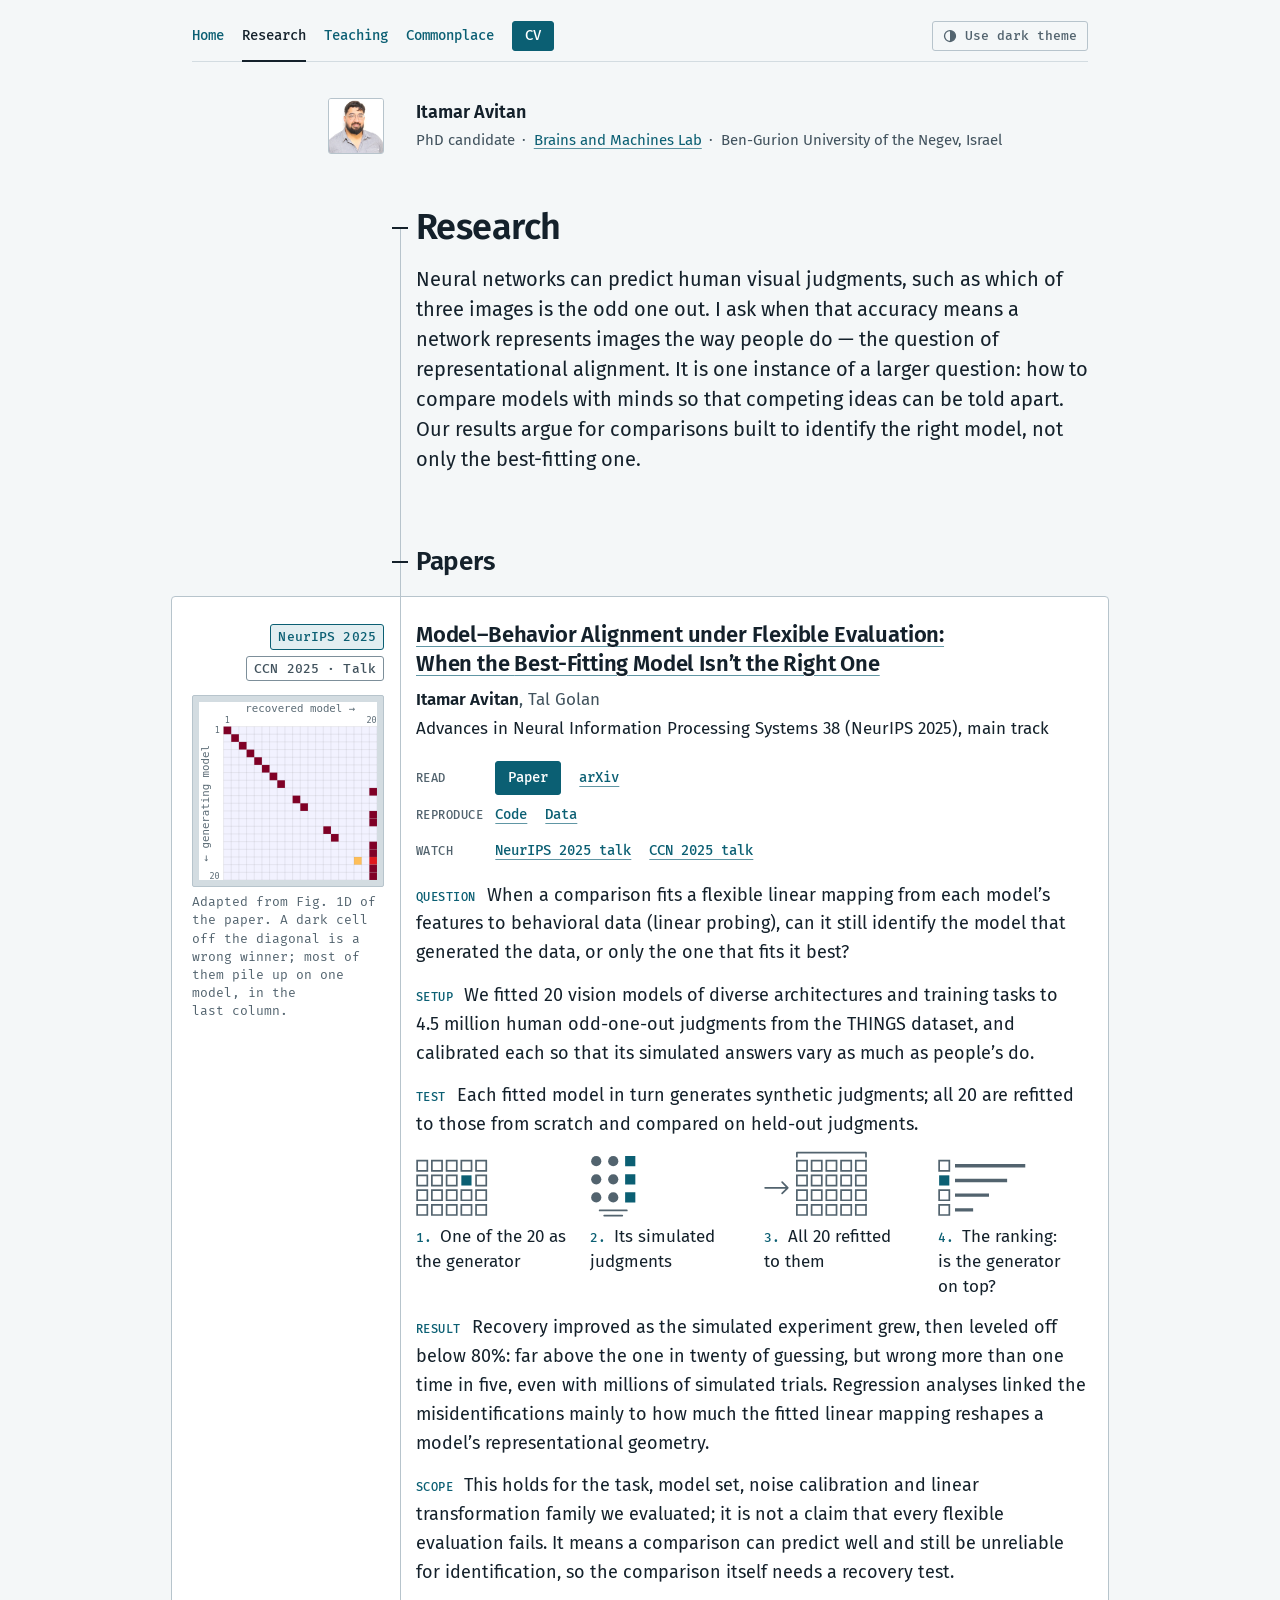
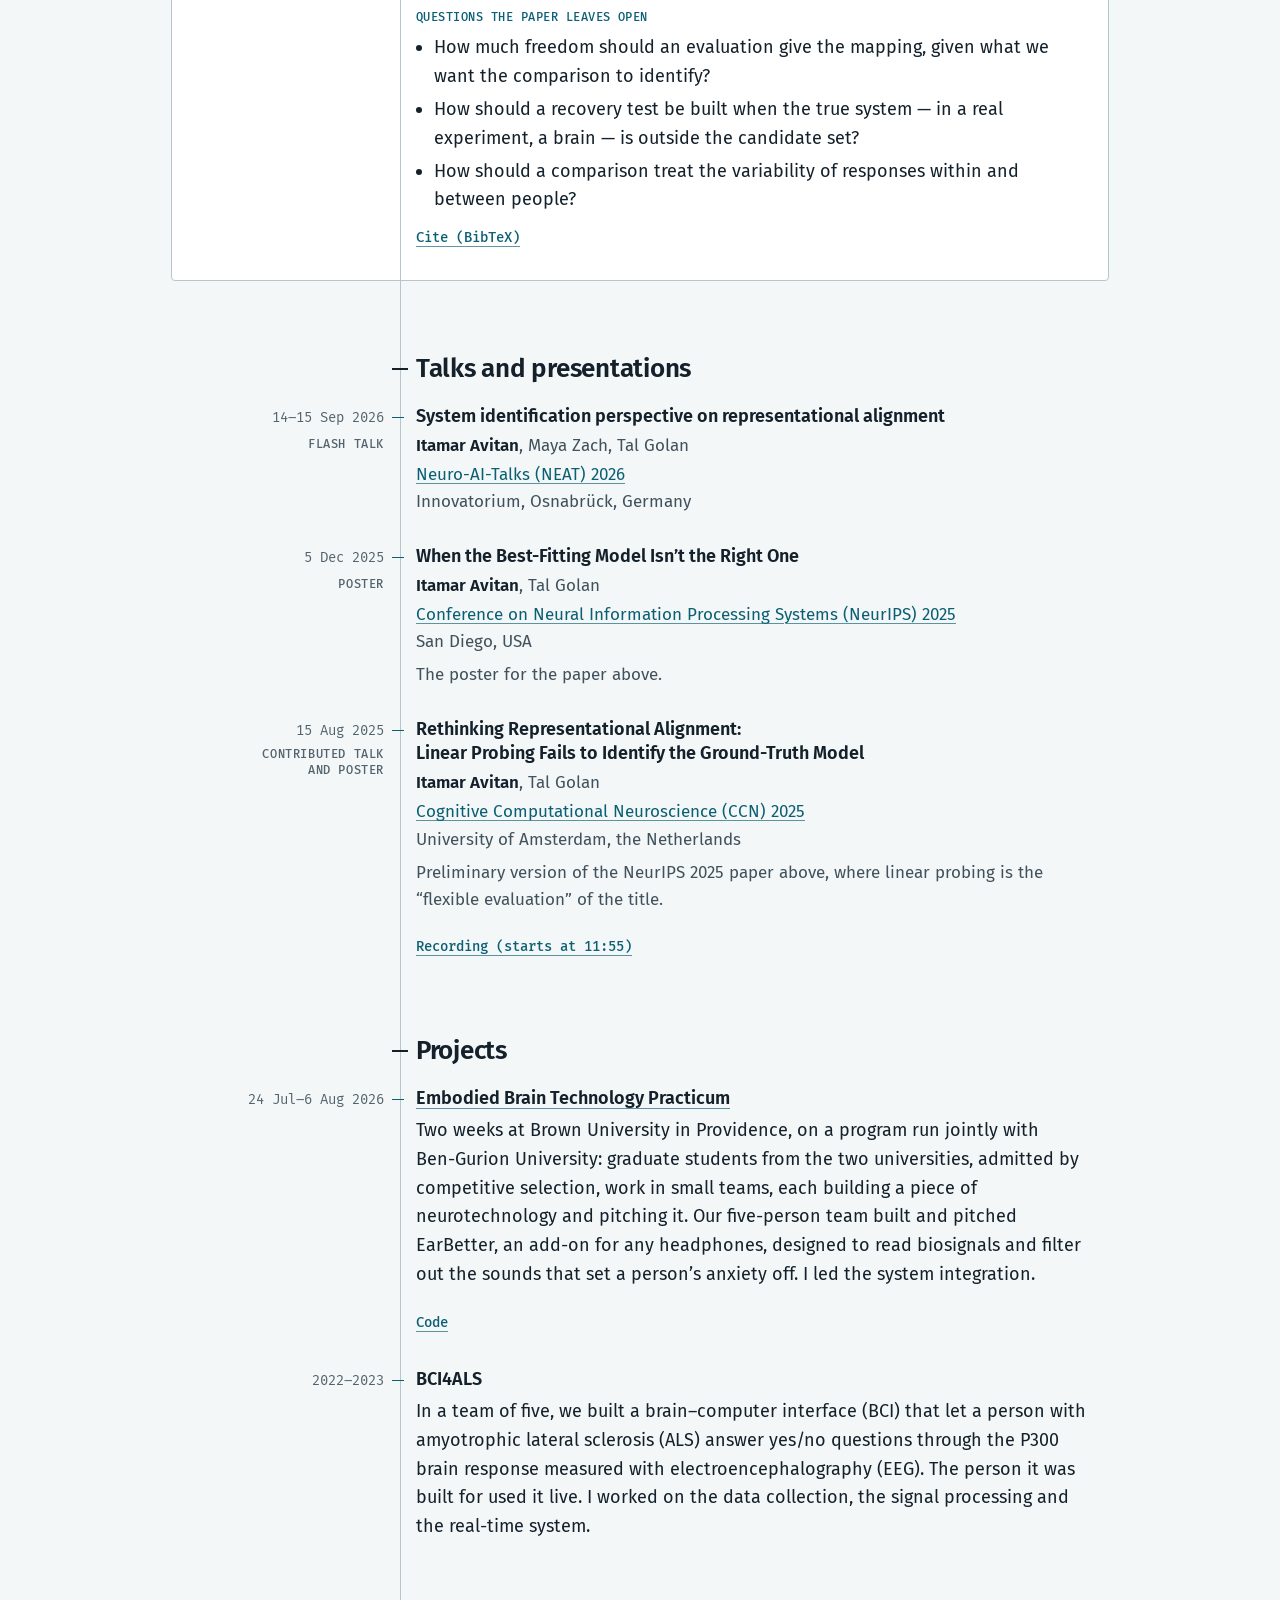
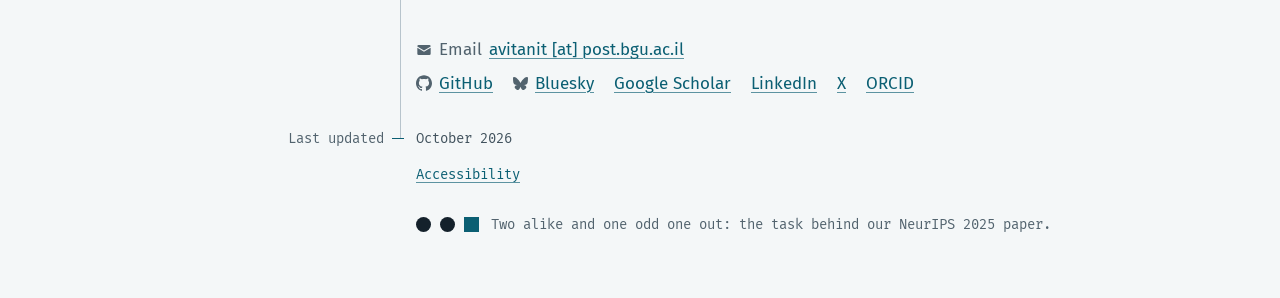
<file: research/index.html>
<!doctype html>
<html lang="en">
<head>
<meta charset="utf-8">
<meta name="viewport" content="width=device-width, initial-scale=1">
<title>Research — Itamar Avitan</title>
<meta name="description" content="Itamar Avitan’s paper, talks and posters on representational alignment between neural networks and human vision, and two neurotechnology team projects.">
<link rel="canonical" href="https://itamar-avitan.github.io/research/">
<meta property="og:title" content="Research — Itamar Avitan">
<meta property="og:description" content="Itamar Avitan’s paper, talks and posters on representational alignment between neural networks and human vision, and two neurotechnology team projects.">
<meta property="og:site_name" content="Itamar Avitan">
<meta property="og:locale" content="en_US">
<meta property="og:type" content="website">
<meta property="og:url" content="https://itamar-avitan.github.io/research/">
<meta property="og:image" content="https://itamar-avitan.github.io/img/og-research.png">
<meta property="og:image:width" content="1200">
<meta property="og:image:height" content="630">
<meta property="og:image:alt" content="NeurIPS 2025 paper by Itamar Avitan and Tal Golan: When the Best-Fitting Model Isn’t the Right One.">
<meta name="twitter:card" content="summary_large_image">
<meta name="color-scheme" content="light dark">
<link rel="icon" href="../favicon-96.png" sizes="96x96" type="image/png">
<link rel="icon" href="../favicon.svg" type="image/svg+xml">
<link rel="apple-touch-icon" href="../apple-touch-icon.png">
<script>
/* Theme toggle. Follows the system setting until the visitor chooses; the choice is remembered. */
(function () {
  var root = document.documentElement, KEY = "theme";
  var mq = window.matchMedia ? window.matchMedia("(prefers-color-scheme: dark)") : null;
  try {
    var saved = localStorage.getItem(KEY);
    if (saved === "light" || saved === "dark") root.setAttribute("data-theme", saved);
  } catch (e) {}
  function current() {
    return root.getAttribute("data-theme") || (mq && mq.matches ? "dark" : "light");
  }
  document.addEventListener("DOMContentLoaded", function () {
    /* The address stays written as "name [at] host" in the markup; the link is built from that text here. */
    var em = document.getElementById("email");
    if (em) {
      var a = document.createElement("a");
      a.id = "email";
      a.textContent = em.textContent;
      a.href = "mailto:" + em.textContent.replace(" [at] ", "@");
      em.parentNode.replaceChild(a, em);
    }

    /* Two buttons carry data-theme-toggle -- the strip's, and the colophon's, which the stylesheet paints in
       its place on a phone (deep review 2026-09-25, PA-04) -- and only one of them is ever shown. Both are
       unhidden and both are painted, so whichever one the width shows carries the right label. */
    var btns = document.querySelectorAll("[data-theme-toggle]");
    if (!btns.length) return;
    function paint() {
      for (var i = 0; i < btns.length; i++)
        btns[i].querySelector("span").textContent = "Use " + (current() === "dark" ? "light" : "dark") + " theme";
    }
    for (var i = 0; i < btns.length; i++) {
      btns[i].hidden = false;
      btns[i].addEventListener("click", function () {
        var next = current() === "dark" ? "light" : "dark";
        root.setAttribute("data-theme", next);
        try { localStorage.setItem(KEY, next); } catch (e) {}
        paint();
      });
    }
    paint();
    if (mq && mq.addEventListener) mq.addEventListener("change", paint);
  });
  /* On paper nothing can be expanded, so the older news prints open, and closes again afterwards (deep
     review 2026-09-25, PA-01). Only a list this handler opened is closed again: one the reader had opened
     stays as it was. A print stylesheet alone cannot do this -- the browser hides a closed details' content
     itself, not through a rule a stylesheet could override. */
  window.addEventListener("beforeprint", function () {
    document.querySelectorAll("details.older:not([open])").forEach(function (d) { d.open = true; d.setAttribute("data-print-opened", ""); });
  });
  window.addEventListener("afterprint", function () {
    document.querySelectorAll("details[data-print-opened]").forEach(function (d) { d.open = false; d.removeAttribute("data-print-opened"); });
  });
})();
</script>
<link rel="stylesheet" href="../style.css">
<script type="application/ld+json">{
  "@context": "https://schema.org",
  "@graph": [
    {
      "@type": "Person",
      "@id": "https://itamar-avitan.github.io/#person",
      "name": "Itamar Avitan",
      "alternateName": "Itamar Amram Avitan",
      "url": "https://itamar-avitan.github.io/",
      "image": "https://itamar-avitan.github.io/img/portrait-800.jpg",
      "description": "I use deep neural networks to understand the computations behind biological vision and behavior. I test whether our methods can really tell those models apart.",
      "affiliation": {
        "@type": "CollegeOrUniversity",
        "name": "Ben-Gurion University of the Negev",
        "url": "https://www.bgu.ac.il/"
      },
      "alumniOf": {
        "@type": "CollegeOrUniversity",
        "name": "Ben-Gurion University of the Negev",
        "url": "https://www.bgu.ac.il/"
      },
      "sameAs": [
        "https://scholar.google.com/citations?user=3fynQuAAAAAJ",
        "https://github.com/Itamar-Avitan",
        "https://www.linkedin.com/in/itamar-avitan/",
        "https://bsky.app/profile/avitanit.bsky.social",
        "https://x.com/avitanit",
        "https://orcid.org/0009-0004-3662-7881"
      ],
      "jobTitle": "PhD candidate",
      "memberOf": {
        "@type": "ResearchOrganization",
        "name": "Brains and Machines Lab",
        "url": "https://brainsandmachines.org"
      },
      "knowsAbout": [
        "Deep neural networks",
        "Biological vision",
        "Bayesian modeling",
        "Representational alignment",
        "Human vision"
      ]
    },
    {
      "@type": "ScholarlyArticle",
      "name": "Model–Behavior Alignment under Flexible Evaluation: When the Best-Fitting Model Isn’t the Right One",
      "headline": "Model–Behavior Alignment under Flexible Evaluation: When the Best-Fitting Model Isn’t the Right One",
      "author": [
        {
          "@id": "https://itamar-avitan.github.io/#person"
        },
        {
          "@type": "Person",
          "name": "Tal Golan"
        }
      ],
      "datePublished": "2025",
      "isPartOf": {
        "@type": "PublicationVolume",
        "volumeNumber": "38",
        "isPartOf": {
          "@type": "Periodical",
          "name": "Advances in Neural Information Processing Systems"
        }
      },
      "url": "https://proceedings.neurips.cc/paper_files/paper/2025/hash/11e1900e680f5fe1893a8e27362dbe2c-Abstract-Conference.html",
      "sameAs": [
        "https://doi.org/10.52202/085713-0404",
        "https://arxiv.org/abs/2510.23321"
      ]
    }
  ]
}</script>
</head>
<body>
<a class="skip" href="#content">Skip to content</a>
<div class="page">

  <header>
    <div class="topstrip">
      <nav class="sitenav" aria-label="Pages">
        <ul role="list">
          <li class="sitenav__home"><a href="../">Home</a></li>
          <li><a href="../research/" aria-current="page">Research</a></li>
          <li><a href="../teaching/">Teaching</a></li>
          <li><a href="../commonplace/">Commonplace</a></li>
          <li class="sitenav__cv"><a class="btn btn--primary" href="../cv.pdf" type="application/pdf">CV<span class="vh"> (PDF, 2 pages)</span></a></li>
        </ul>
      </nav>
      <button id="theme-toggle" class="toggle" type="button" data-theme-toggle hidden>
        <svg aria-hidden="true" viewBox="0 0 16 16" width="14" height="14"><circle cx="8" cy="8" r="6.25" fill="none" stroke="currentColor" stroke-width="1.5"/><path d="M8 1.75a6.25 6.25 0 0 1 0 12.5z" fill="currentColor"/></svg>
        <span>Use dark theme</span>
      </button>
    </div>

    <div class="byline inset">
      <p class="byline__who">
        <picture><source srcset="../img/portrait-400.webp" type="image/webp"><img src="../img/portrait-800.jpg" width="36" height="36" alt=""></picture>
        <a class="byline__home" href="../">Itamar Avitan<span class="vh"> (home page)</span></a>
      </p>
      <ul class="role" role="list">
        <li>PhD candidate</li>
        <li><a href="https://brainsandmachines.org">Brains and Machines Lab</a></li>
        <li><span class="nb">Ben-Gurion</span> University of the Negev, Israel</li>
      </ul>
    </div>
  </header>

  <main id="content" tabindex="-1" class="opens-with-h1">

    <section id="research" aria-labelledby="research-h">
      <h1 id="research-h" class="inset">Research</h1>
      <p class="page-intro inset">Neural networks can predict human visual judgments, such as which of three images is the odd one out. I ask when that accuracy means a network represents images the way people do — the question of representational alignment. It is one instance of a larger question: how to compare models with minds so that competing ideas can be told apart. Our results argue for comparisons built to identify the right model, not only the <span class="nb">best-fitting</span> one.</p>
    </section>

    <section id="papers" aria-labelledby="papers-h">
      <h2 id="papers-h" class="inset">Papers</h2>
      <article class="paper">
        <div class="paper__aside">
          <ul class="paper__badges" role="list" aria-label="Venues">
            <li><span class="tag tag--venue">NeurIPS 2025</span></li>
            <li><span class="tag">CCN 2025 · Talk</span></li>
          </ul>
          <figure class="paper__fig paper__fig--plot">
            <span class="paper__plot">
              <img src="../img/model-recovery.svg" alt="Figure 1D of the paper, adapted, with both axes labeled: a 20-by-20 matrix of data-generating model (rows) against recovered model (columns) at 1.6 million training triplets. Most rows fall on the diagonal, but seven are mostly or entirely attributed to one model in the last column." width="272" height="272">
            </span>
            <figcaption>Adapted from Fig. 1D of the paper. A dark cell off the diagonal is a wrong winner; most of them pile up on one model, in the last column.</figcaption>
          </figure>
        </div>
        <div class="paper__body">
          <h3><a href="https://proceedings.neurips.cc/paper_files/paper/2025/hash/11e1900e680f5fe1893a8e27362dbe2c-Abstract-Conference.html">Model–Behavior Alignment under Flexible Evaluation: When the <span class="nb">Best-Fitting</span> Model Isn’t the Right One</a></h3>
          <p class="authors"><span class="me">Itamar Avitan</span>, Tal Golan</p>
          <p class="venue paper__venue">Advances in Neural Information Processing Systems 38 (NeurIPS 2025), main track</p>
          <ul class="buttons buttons--grouped" role="list" aria-label="Resources">
            <li class="buttons__group"><span class="buttons__use">Read</span>
              <ul class="buttons" role="list">
                <li><a class="btn btn--primary" href="https://proceedings.neurips.cc/paper_files/paper/2025/hash/11e1900e680f5fe1893a8e27362dbe2c-Abstract-Conference.html">Paper<span class="vh"> (NeurIPS 2025)</span></a></li>
                <li><a class="btn" href="https://arxiv.org/abs/2510.23321">arXiv<span class="vh"> preprint of the NeurIPS 2025 paper</span></a></li>
              </ul>
            </li>
            <li class="buttons__group"><span class="buttons__use">Reproduce</span>
              <ul class="buttons" role="list">
                <li><a class="btn" href="https://github.com/brainsandmachines/oddoneout_model_recovery">Code<span class="vh"> for the NeurIPS 2025 paper</span></a></li>
                <li><a class="btn" href="https://doi.org/10.6084/m9.figshare.30542690.v1">Data<span class="vh"> for the NeurIPS 2025 paper</span></a></li>
              </ul>
            </li>
            <li class="buttons__group"><span class="buttons__use">Watch</span>
              <ul class="buttons" role="list">
                <li><a class="btn" href="https://slideslive.com/39047290">NeurIPS 2025 talk<span class="vh"> recording of my presentation of the paper</span></a></li>
                <li><a class="btn" href="https://www.youtube.com/watch?v=vT-3kV89Rhk&amp;t=715s">CCN 2025 talk<span class="vh"> recording of a preliminary version of the paper, from 11:55</span></a></li>
              </ul>
            </li>
          </ul>
          <p class="tldr"><span class="runin">Question</span> When a comparison fits a flexible linear mapping from each model’s features to behavioral data (linear probing), can it still identify the model that generated the data, or only the one that fits it best?</p>
          <p class="tldr"><span class="runin">Setup</span> We fitted 20 vision models of diverse architectures and training tasks to 4.5 million human <span class="nb">odd-one-out</span> judgments from the THINGS dataset, and calibrated each so that its simulated answers vary as much as people’s do.</p>
          <p class="tldr"><span class="runin">Test</span> Each fitted model in turn generates synthetic judgments; all 20 are refitted to those from scratch and compared on <span class="nb">held-out</span> judgments.</p>
          <ol class="recovery-diagram" role="list" aria-label="How the model-recovery test works">
            <li><svg aria-hidden="true" viewBox="0 0 120 64"><path d="M1 12h9v9h-9zM14 12h9v9h-9zM27 12h9v9h-9zM40 12h9v9h-9zM53 12h9v9h-9zM1 25h9v9h-9zM14 25h9v9h-9zM27 25h9v9h-9zM53 25h9v9h-9zM1 38h9v9h-9zM14 38h9v9h-9zM27 38h9v9h-9zM40 38h9v9h-9zM53 38h9v9h-9zM1 51h9v9h-9zM14 51h9v9h-9zM27 51h9v9h-9zM40 51h9v9h-9zM53 51h9v9h-9z" fill="none" stroke="currentColor" stroke-width="1.5"/><rect x="40" y="25" width="9" height="9" style="fill:var(--accent)"/></svg><p>One of the 20 as the generator</p></li>
            <li><svg aria-hidden="true" viewBox="0 0 120 64"><g fill="currentColor"><circle cx="5.5" cy="12.5" r="4.5"/><circle cx="20.5" cy="12.5" r="4.5"/><circle cx="5.5" cy="28.5" r="4.5"/><circle cx="20.5" cy="28.5" r="4.5"/><circle cx="5.5" cy="44.5" r="4.5"/><circle cx="20.5" cy="44.5" r="4.5"/></g><path d="M31 8h9v9h-9zM31 24h9v9h-9zM31 40h9v9h-9z" style="fill:var(--accent)"/><path d="M8.5 56h24M12.5 60.5h16" fill="none" stroke="currentColor" stroke-width="1.5" stroke-linecap="round"/></svg><p>Its simulated judgments</p></li>
            <li><svg aria-hidden="true" viewBox="0 0 120 64"><g class="mark-fit"><path d="M29 12h9v9h-9zM42 12h9v9h-9zM55 12h9v9h-9zM68 12h9v9h-9zM81 12h9v9h-9zM29 25h9v9h-9zM42 25h9v9h-9zM55 25h9v9h-9zM68 25h9v9h-9zM81 25h9v9h-9zM29 38h9v9h-9zM42 38h9v9h-9zM55 38h9v9h-9zM68 38h9v9h-9zM81 38h9v9h-9zM29 51h9v9h-9zM42 51h9v9h-9zM55 51h9v9h-9zM68 51h9v9h-9zM81 51h9v9h-9z" fill="none" stroke="currentColor" stroke-width="1.5"/><path d="M29 8.5V5h61v3.5" fill="none" stroke="currentColor" stroke-width="1.5" stroke-linecap="round" stroke-linejoin="round"/></g><path class="mark-arrow" d="M1 36h20M16 31l5 5-5 5" fill="none" stroke="currentColor" stroke-width="1.5" stroke-linecap="round" stroke-linejoin="round"/></svg><p>All 20 refitted to them</p></li>
            <li><svg aria-hidden="true" viewBox="0 0 120 64"><path d="M1 12h9v9h-9zM1 38h9v9h-9zM1 51h9v9h-9z" fill="none" stroke="currentColor" stroke-width="1.5"/><rect x="1" y="25" width="9" height="9" style="fill:var(--accent)"/><path d="M15 15h62v3H15zM15 28h46v3H15zM15 41h30v3H15zM15 54h16v3H15z" fill="currentColor"/></svg><p>The ranking: is the generator on top?</p></li>
          </ol>
          <p class="tldr"><span class="runin">Result</span> Recovery improved as the simulated experiment grew, then leveled off below 80%: far above the one in twenty of guessing, but wrong more than one time in five, even with millions of simulated trials. Regression analyses linked the misidentifications mainly to how much the fitted linear mapping reshapes a model’s representational geometry.</p>
          <p class="tldr"><span class="runin">Scope</span> This holds for the task, model set, noise calibration and linear transformation family we evaluated; it is not a claim that every flexible evaluation fails. It means a comparison can predict well and still be unreliable for identification, so the comparison itself needs a recovery test.</p>
          <p class="tldr"><span class="runin">Questions the paper leaves open</span></p>
          <ul class="open" role="list"><li>How much freedom should an evaluation give the mapping, given what we want the comparison to identify?</li><li>How should a recovery test be built when the true system — in a real experiment, a brain — is outside the candidate set?</li><li>How should a comparison treat the variability of responses within and between people?</li></ul>
          <details class="cite"><summary>Cite (BibTeX)</summary><pre>@inproceedings{avitan2025modelbehavior,
  title     = {Model--Behavior Alignment under Flexible Evaluation: When the Best-Fitting Model Isn&#39;t the Right One},
  author    = {Avitan, Itamar and Golan, Tal},
  booktitle = {Advances in Neural Information Processing Systems},
  volume    = {38},
  year      = {2025},
  doi       = {10.52202/085713-0404}
}</pre></details>
        </div>
      </article>
    </section>

    <section id="talks" aria-labelledby="talks-h">
      <h2 id="talks-h" class="inset">Talks and presentations</h2>
      <ul class="log log--kind" role="list">
        <li class="row">
          <p class="when"><time datetime="2026-09-14">14</time>–<time datetime="2026-09-15">15 Sep 2026</time></p>
          <p class="kind"><span class="tag">Flash talk</span></p>
          <div class="what">
            <h3>System identification perspective on representational alignment</h3>
            <p class="authors"><span class="me">Itamar Avitan</span>, Maya Zach, Tal Golan</p>
            <p class="venue"><a href="https://www.kietzmannlab.uni-osnabrueck.de/neat2026/"><span class="nb">Neuro-AI-Talks</span> <span class="nb">(NEAT) 2026</span></a><span class="vh">, </span><span class="place">Innovatorium, Osnabrück, Germany</span></p>
          </div>
        </li>
        <li class="row">
          <p class="when"><time datetime="2025-12-05">5 Dec 2025</time></p>
          <p class="kind"><span class="tag">Poster</span></p>
          <div class="what">
            <h3>When the <span class="nb">Best-Fitting</span> Model Isn’t the Right One</h3>
            <p class="authors"><span class="me">Itamar Avitan</span>, Tal Golan</p>
            <p class="venue"><a href="https://neurips.cc/virtual/2025/loc/san-diego/poster/116404">Conference on Neural Information Processing Systems <span class="nb">(NeurIPS) 2025</span></a><span class="vh">, </span><span class="place">San Diego, USA</span></p>
            <p class="note">The poster for the paper above.</p>
          </div>
        </li>
        <li class="row">
          <p class="when"><time datetime="2025-08-15">15 Aug 2025</time></p>
          <p class="kind"><span class="tag">Contributed talk and poster</span></p>
          <div class="what">
            <h3>Rethinking Representational Alignment: <span class="nb">Linear Probing</span> Fails to Identify the <span class="nb">Ground-Truth</span> Model</h3>
            <p class="authors"><span class="me">Itamar Avitan</span>, Tal Golan</p>
            <p class="venue"><a href="https://2025.ccneuro.org/contributed-talk/?id=65">Cognitive Computational Neuroscience <span class="nb">(CCN) 2025</span></a><span class="vh">, </span><span class="place">University of Amsterdam, the Netherlands</span></p>
            <p class="note">Preliminary version of the NeurIPS 2025 paper above, where linear probing is the “flexible evaluation” of the title.</p>
            <ul class="buttons" role="list"><li><a class="btn" href="https://www.youtube.com/watch?v=vT-3kV89Rhk&amp;t=715s">Recording (starts at 11:55)</a></li></ul>
          </div>
        </li>
      </ul>
    </section>

    <section id="projects" aria-labelledby="projects-h">
      <h2 id="projects-h" class="inset">Projects</h2>
      <ul class="log" role="list">
        <li class="row">
          <p class="when"><time datetime="2026-07-24">24 Jul</time>–<time datetime="2026-08-06">6 Aug 2026</time></p>
          <div class="what">
            <h3><a href="https://sites.google.com/brown.edu/ebt/2026-practicum">Embodied Brain Technology Practicum</a></h3>
            <p>Two weeks at Brown University in Providence, on a program run jointly with <span class="nb">Ben-Gurion</span> University: graduate students from the two universities, admitted by competitive selection, work in small teams, each building a piece of neurotechnology and pitching it. Our <span class="nb">five-person</span> team built and pitched EarBetter, an <span class="nb">add-on</span> for any headphones, designed to read biosignals and filter out the sounds that set a person’s anxiety off. I led the system integration.</p>
            <ul class="buttons" role="list"><li><a class="btn" href="https://github.com/Itamar-Avitan/earbetter-ebt-practicum">Code</a></li></ul>
          </div>
        </li>
        <li class="row">
          <p class="when"><time datetime="2022">2022</time>–<time datetime="2023">2023</time></p>
          <div class="what">
            <h3>BCI4ALS</h3>
            <p>In a team of five, we built a <span class="nb">brain–computer</span> interface (BCI) that let a person with amyotrophic lateral sclerosis (ALS) answer yes/no questions through the P300 brain response measured with electroencephalography (EEG). The person it was built for used it live. I worked on the data collection, the signal processing and the <span class="nb">real-time</span> system.</p>
          </div>
        </li>
      </ul>
    </section>

  </main>

  <footer class="colophon">
    <nav class="links-nav" aria-label="Contact and profiles">
        <ul class="links links--reach" role="list">
          <li class="links__email"><span class="links__label"><svg class="ico ico--mail" aria-hidden="true" viewBox="0 0 24 24" width="16" height="16"><path d="M4 4.5h16a2 2 0 0 1 2 2v.3l-10 6.1L2 6.8v-.3a2 2 0 0 1 2-2zM2 8.55v8.95a2 2 0 0 0 2 2h16a2 2 0 0 0 2-2V8.55l-9.48 5.78a1 1 0 0 1-1.04 0z"/></svg>Email</span> <span id="email">avitanit [at] post.bgu.ac.il</span></li>
        </ul>
        <div class="links-row">
          <ul class="links links--marked" role="list">
            <li><a rel="me" href="https://github.com/Itamar-Avitan"><svg class="ico ico--github" aria-hidden="true" viewBox="0 0 24 24" width="16" height="16"><path d="M12 .297c-6.63 0-12 5.373-12 12 0 5.303 3.438 9.8 8.205 11.385.6.113.82-.258.82-.577 0-.285-.01-1.04-.015-2.04-3.338.724-4.042-1.61-4.042-1.61C4.422 18.07 3.633 17.7 3.633 17.7c-1.087-.744.084-.729.084-.729 1.205.084 1.838 1.236 1.838 1.236 1.07 1.835 2.809 1.305 3.495.998.108-.776.417-1.305.76-1.605-2.665-.3-5.466-1.332-5.466-5.93 0-1.31.465-2.38 1.235-3.22-.135-.303-.54-1.523.105-3.176 0 0 1.005-.322 3.3 1.23.96-.267 1.98-.399 3-.405 1.02.006 2.04.138 3 .405 2.28-1.552 3.285-1.23 3.285-1.23.645 1.653.24 2.873.12 3.176.765.84 1.23 1.91 1.23 3.22 0 4.61-2.805 5.625-5.475 5.92.42.36.81 1.096.81 2.22 0 1.606-.015 2.896-.015 3.286 0 .315.21.69.825.57C20.565 22.092 24 17.592 24 12.297c0-6.627-5.373-12-12-12"/></svg><span>GitHub</span></a></li>
            <li><a rel="me" href="https://bsky.app/profile/avitanit.bsky.social"><svg class="ico ico--bluesky" aria-hidden="true" viewBox="0 0 24 24" width="16" height="16"><path d="M5.202 2.857C7.954 4.922 10.913 9.11 12 11.358c1.087-2.247 4.046-6.436 6.798-8.501C20.783 1.366 24 .213 24 3.883c0 .732-.42 6.156-.667 7.037-.856 3.061-3.978 3.842-6.755 3.37 4.854.826 6.089 3.562 3.422 6.299-5.065 5.196-7.28-1.304-7.847-2.97-.104-.305-.152-.448-.153-.327 0-.121-.05.022-.153.327-.568 1.666-2.782 8.166-7.847 2.97-2.667-2.737-1.432-5.473 3.422-6.3-2.777.473-5.899-.308-6.755-3.369C.42 10.04 0 4.615 0 3.883c0-3.67 3.217-2.517 5.202-1.026"/></svg><span>Bluesky</span></a></li>
          </ul>
          <ul class="links links--plain" role="list">
            <li><a rel="me" href="https://scholar.google.com/citations?user=3fynQuAAAAAJ&amp;hl=en"><span>Google Scholar</span></a></li>
            <li><a rel="me" href="https://www.linkedin.com/in/itamar-avitan/"><span>LinkedIn</span></a></li>
            <li><a rel="me" href="https://x.com/avitanit"><span>X</span></a></li>
            <li><a rel="me" href="https://orcid.org/0009-0004-3662-7881"><span>ORCID</span></a></li>
          </ul>
        </div>
      </nav>
    <p class="row"><span class="when">Last updated</span> <time class="what" datetime="2026-10">October 2026</time></p>
    <nav class="colophon-nav" aria-label="About this site">
      <ul role="list">
        <li><a href="../accessibility/">Accessibility</a></li>
        <li class="colophon-nav__theme"><button class="toggle toggle--foot" type="button" data-theme-toggle hidden>
          <svg aria-hidden="true" viewBox="0 0 16 16" width="14" height="14"><circle cx="8" cy="8" r="6.25" fill="none" stroke="currentColor" stroke-width="1.5"/><path d="M8 1.75a6.25 6.25 0 0 1 0 12.5z" fill="currentColor"/></svg>
          <span>Use dark theme</span>
        </button></li>
      </ul>
    </nav>
    <p class="mark-row inset"><svg class="mark" aria-hidden="true" viewBox="0 0 42 10" width="63" height="15"><circle cx="5" cy="5" r="5"/><circle cx="21" cy="5" r="5"/><rect x="32" width="10" height="10"/></svg><span class="mark-note">Two alike and one odd one out: the task behind our NeurIPS 2025 paper.</span></p>
  </footer>

</div>
</body>
</html>
</file>
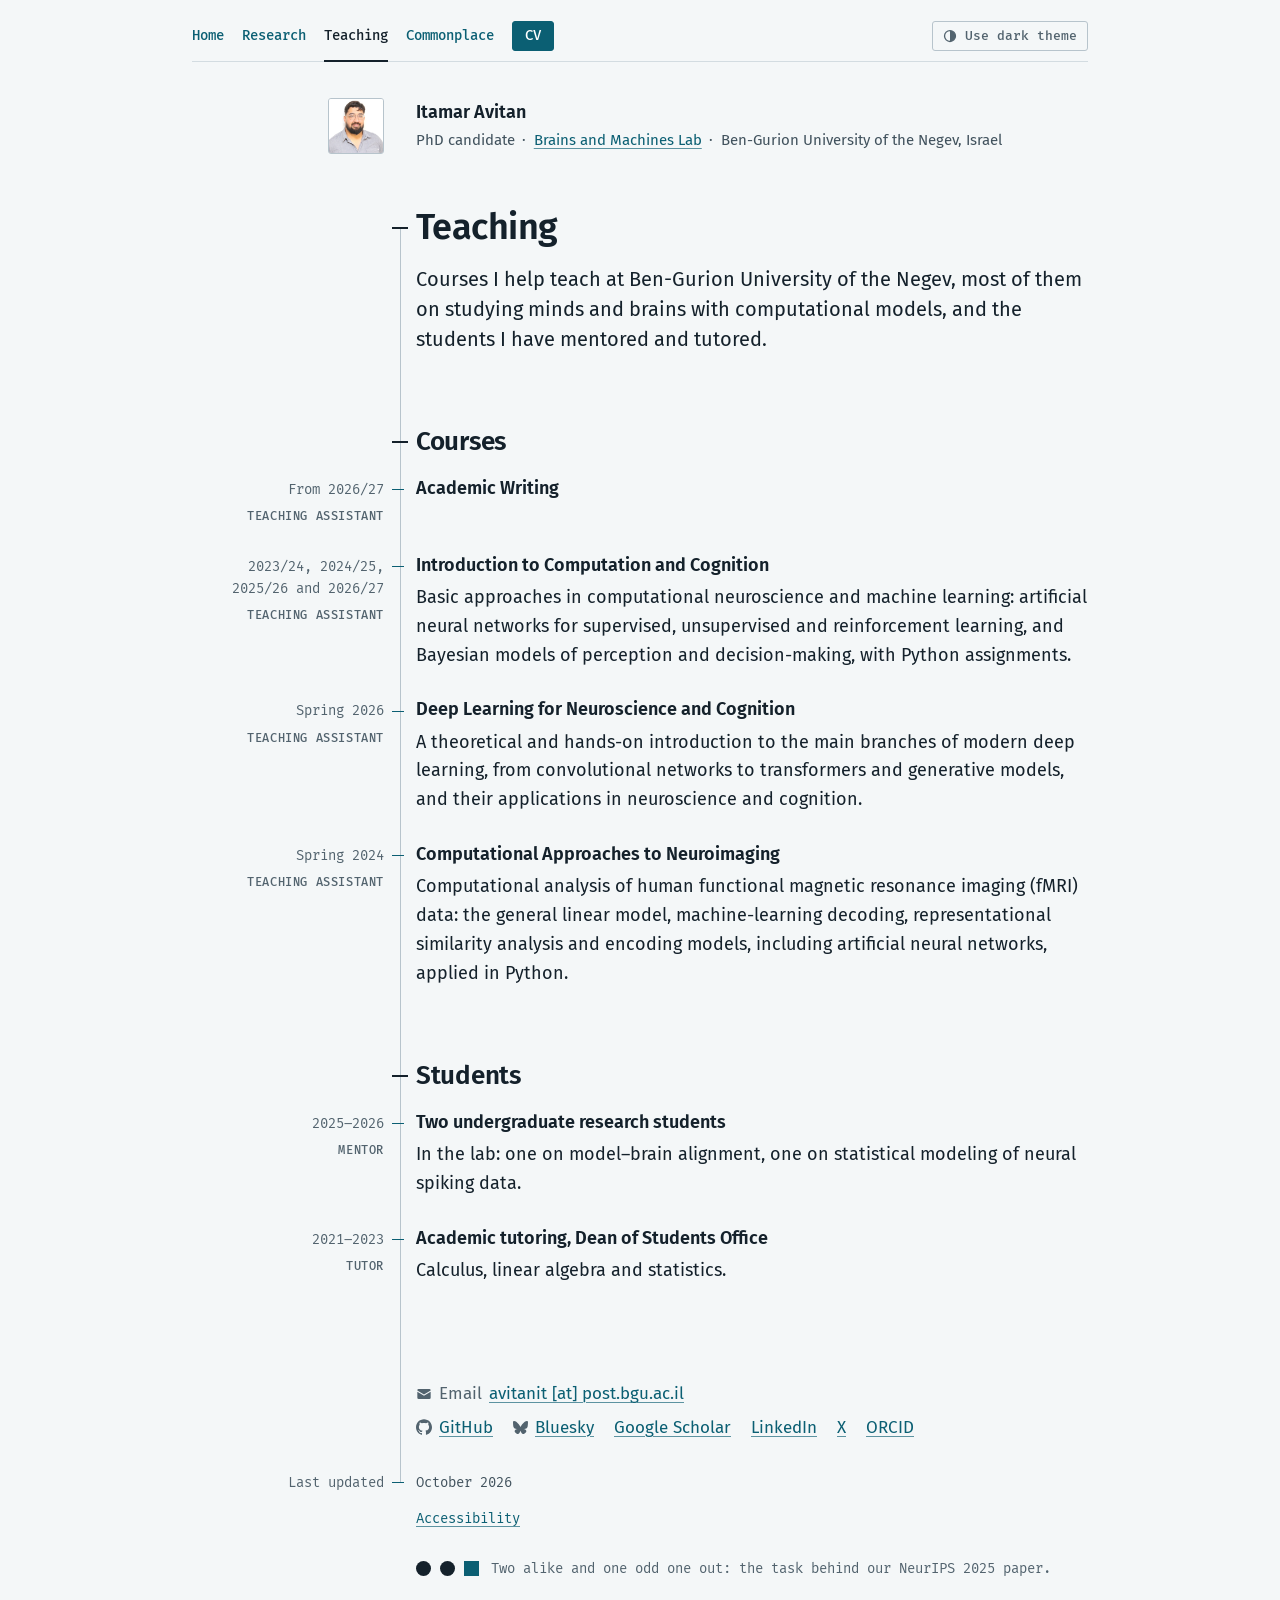
<file: teaching/index.html>
<!doctype html>
<html lang="en">
<head>
<meta charset="utf-8">
<meta name="viewport" content="width=device-width, initial-scale=1">
<title>Teaching — Itamar Avitan</title>
<meta name="description" content="Courses Itamar Avitan helps teach at Ben-Gurion University of the Negev, most of them on studying minds and brains with computational models, and the students he has mentored and tutored.">
<link rel="canonical" href="https://itamar-avitan.github.io/teaching/">
<meta property="og:title" content="Teaching — Itamar Avitan">
<meta property="og:description" content="Courses Itamar Avitan helps teach at Ben-Gurion University of the Negev, most of them on studying minds and brains with computational models, and the students he has mentored and tutored.">
<meta property="og:site_name" content="Itamar Avitan">
<meta property="og:locale" content="en_US">
<meta property="og:type" content="website">
<meta property="og:url" content="https://itamar-avitan.github.io/teaching/">
<meta property="og:image" content="https://itamar-avitan.github.io/img/og.png">
<meta property="og:image:width" content="1200">
<meta property="og:image:height" content="630">
<meta property="og:image:alt" content="Itamar Avitan. PhD candidate · Brains and Machines Lab · Ben-Gurion University of the Negev, Israel. I use deep neural networks to understand the computations behind biological vision and behavior. I test whether our methods can really tell those models apart.">
<meta name="twitter:card" content="summary_large_image">
<meta name="color-scheme" content="light dark">
<link rel="icon" href="../favicon-96.png" sizes="96x96" type="image/png">
<link rel="icon" href="../favicon.svg" type="image/svg+xml">
<link rel="apple-touch-icon" href="../apple-touch-icon.png">
<script>
/* Theme toggle. Follows the system setting until the visitor chooses; the choice is remembered. */
(function () {
  var root = document.documentElement, KEY = "theme";
  var mq = window.matchMedia ? window.matchMedia("(prefers-color-scheme: dark)") : null;
  try {
    var saved = localStorage.getItem(KEY);
    if (saved === "light" || saved === "dark") root.setAttribute("data-theme", saved);
  } catch (e) {}
  function current() {
    return root.getAttribute("data-theme") || (mq && mq.matches ? "dark" : "light");
  }
  document.addEventListener("DOMContentLoaded", function () {
    /* The address stays written as "name [at] host" in the markup; the link is built from that text here. */
    var em = document.getElementById("email");
    if (em) {
      var a = document.createElement("a");
      a.id = "email";
      a.textContent = em.textContent;
      a.href = "mailto:" + em.textContent.replace(" [at] ", "@");
      em.parentNode.replaceChild(a, em);
    }

    /* Two buttons carry data-theme-toggle -- the strip's, and the colophon's, which the stylesheet paints in
       its place on a phone (deep review 2026-09-25, PA-04) -- and only one of them is ever shown. Both are
       unhidden and both are painted, so whichever one the width shows carries the right label. */
    var btns = document.querySelectorAll("[data-theme-toggle]");
    if (!btns.length) return;
    function paint() {
      for (var i = 0; i < btns.length; i++)
        btns[i].querySelector("span").textContent = "Use " + (current() === "dark" ? "light" : "dark") + " theme";
    }
    for (var i = 0; i < btns.length; i++) {
      btns[i].hidden = false;
      btns[i].addEventListener("click", function () {
        var next = current() === "dark" ? "light" : "dark";
        root.setAttribute("data-theme", next);
        try { localStorage.setItem(KEY, next); } catch (e) {}
        paint();
      });
    }
    paint();
    if (mq && mq.addEventListener) mq.addEventListener("change", paint);
  });
  /* On paper nothing can be expanded, so the older news prints open, and closes again afterwards (deep
     review 2026-09-25, PA-01). Only a list this handler opened is closed again: one the reader had opened
     stays as it was. A print stylesheet alone cannot do this -- the browser hides a closed details' content
     itself, not through a rule a stylesheet could override. */
  window.addEventListener("beforeprint", function () {
    document.querySelectorAll("details.older:not([open])").forEach(function (d) { d.open = true; d.setAttribute("data-print-opened", ""); });
  });
  window.addEventListener("afterprint", function () {
    document.querySelectorAll("details[data-print-opened]").forEach(function (d) { d.open = false; d.removeAttribute("data-print-opened"); });
  });
})();
</script>
<link rel="stylesheet" href="../style.css">
<script type="application/ld+json">{
  "@context": "https://schema.org",
  "@graph": [
    {
      "@type": "Person",
      "@id": "https://itamar-avitan.github.io/#person",
      "name": "Itamar Avitan",
      "alternateName": "Itamar Amram Avitan",
      "url": "https://itamar-avitan.github.io/",
      "image": "https://itamar-avitan.github.io/img/portrait-800.jpg",
      "description": "I use deep neural networks to understand the computations behind biological vision and behavior. I test whether our methods can really tell those models apart.",
      "affiliation": {
        "@type": "CollegeOrUniversity",
        "name": "Ben-Gurion University of the Negev",
        "url": "https://www.bgu.ac.il/"
      },
      "alumniOf": {
        "@type": "CollegeOrUniversity",
        "name": "Ben-Gurion University of the Negev",
        "url": "https://www.bgu.ac.il/"
      },
      "sameAs": [
        "https://scholar.google.com/citations?user=3fynQuAAAAAJ",
        "https://github.com/Itamar-Avitan",
        "https://www.linkedin.com/in/itamar-avitan/",
        "https://bsky.app/profile/avitanit.bsky.social",
        "https://x.com/avitanit",
        "https://orcid.org/0009-0004-3662-7881"
      ],
      "jobTitle": "PhD candidate",
      "memberOf": {
        "@type": "ResearchOrganization",
        "name": "Brains and Machines Lab",
        "url": "https://brainsandmachines.org"
      },
      "knowsAbout": [
        "Deep neural networks",
        "Biological vision",
        "Bayesian modeling",
        "Representational alignment",
        "Human vision"
      ]
    }
  ]
}</script>
</head>
<body>
<a class="skip" href="#content">Skip to content</a>
<div class="page">

  <header>
    <div class="topstrip">
      <nav class="sitenav" aria-label="Pages">
        <ul role="list">
          <li class="sitenav__home"><a href="../">Home</a></li>
          <li><a href="../research/">Research</a></li>
          <li><a href="../teaching/" aria-current="page">Teaching</a></li>
          <li><a href="../commonplace/">Commonplace</a></li>
          <li class="sitenav__cv"><a class="btn btn--primary" href="../cv.pdf" type="application/pdf">CV<span class="vh"> (PDF, 2 pages)</span></a></li>
        </ul>
      </nav>
      <button id="theme-toggle" class="toggle" type="button" data-theme-toggle hidden>
        <svg aria-hidden="true" viewBox="0 0 16 16" width="14" height="14"><circle cx="8" cy="8" r="6.25" fill="none" stroke="currentColor" stroke-width="1.5"/><path d="M8 1.75a6.25 6.25 0 0 1 0 12.5z" fill="currentColor"/></svg>
        <span>Use dark theme</span>
      </button>
    </div>

    <div class="byline inset">
      <p class="byline__who">
        <picture><source srcset="../img/portrait-400.webp" type="image/webp"><img src="../img/portrait-800.jpg" width="36" height="36" alt=""></picture>
        <a class="byline__home" href="../">Itamar Avitan<span class="vh"> (home page)</span></a>
      </p>
      <ul class="role" role="list">
        <li>PhD candidate</li>
        <li><a href="https://brainsandmachines.org">Brains and Machines Lab</a></li>
        <li><span class="nb">Ben-Gurion</span> University of the Negev, Israel</li>
      </ul>
    </div>
  </header>

  <main id="content" tabindex="-1" class="opens-with-h1">

    <section id="teaching" aria-labelledby="teaching-h">
      <h1 id="teaching-h" class="inset">Teaching</h1>
      <p class="page-intro inset">Courses I help teach at <span class="nb">Ben-Gurion</span> University of the Negev, most of them on studying minds and brains with computational models, and the students I have mentored and tutored.</p>
    </section>

    <section id="courses" aria-labelledby="courses-h">
      <h2 id="courses-h" class="inset">Courses</h2>
      <ul class="log log--kind" role="list">
        <li class="row">
          <p class="when">from 2026/27</p>
          <p class="kind"><span class="tag">Teaching assistant</span></p>
          <div class="what">
            <h3>Academic Writing</h3>
          </div>
        </li>
        <li class="row">
          <p class="when">2023/24, 2024/25, 2025/26 and 2026/27</p>
          <p class="kind"><span class="tag">Teaching assistant</span></p>
          <div class="what">
            <h3>Introduction to Computation and Cognition</h3>
            <p>Basic approaches in computational neuroscience and machine learning: artificial neural networks for supervised, unsupervised and reinforcement learning, and Bayesian models of perception and decision-making, with Python assignments.</p>
          </div>
        </li>
        <li class="row">
          <p class="when">spring 2026</p>
          <p class="kind"><span class="tag">Teaching assistant</span></p>
          <div class="what">
            <h3>Deep Learning for Neuroscience and Cognition</h3>
            <p>A theoretical and hands-on introduction to the main branches of modern deep learning, from convolutional networks to transformers and generative models, and their applications in neuroscience and cognition.</p>
          </div>
        </li>
        <li class="row">
          <p class="when">spring 2024</p>
          <p class="kind"><span class="tag">Teaching assistant</span></p>
          <div class="what">
            <h3>Computational Approaches to Neuroimaging</h3>
            <p>Computational analysis of human functional magnetic resonance imaging (fMRI) data: the general linear model, machine-learning decoding, representational similarity analysis and encoding models, including artificial neural networks, applied in Python.</p>
          </div>
        </li>
      </ul>
    </section>

    <section id="students" aria-labelledby="students-h">
      <h2 id="students-h" class="inset">Students</h2>
      <ul class="log log--kind" role="list">
        <li class="row">
          <p class="when"><time datetime="2025">2025</time>–<time datetime="2026">2026</time></p>
          <p class="kind"><span class="tag">Mentor</span></p>
          <div class="what">
            <h3>Two undergraduate research students</h3>
            <p>In the lab: one on model–brain alignment, one on statistical modeling of neural spiking data.</p>
          </div>
        </li>
        <li class="row">
          <p class="when"><time datetime="2021">2021</time>–<time datetime="2023">2023</time></p>
          <p class="kind"><span class="tag">Tutor</span></p>
          <div class="what">
            <h3>Academic tutoring, Dean of Students Office</h3>
            <p>Calculus, linear algebra and statistics.</p>
          </div>
        </li>
      </ul>
    </section>

  </main>

  <footer class="colophon">
    <nav class="links-nav" aria-label="Contact and profiles">
        <ul class="links links--reach" role="list">
          <li class="links__email"><span class="links__label"><svg class="ico ico--mail" aria-hidden="true" viewBox="0 0 24 24" width="16" height="16"><path d="M4 4.5h16a2 2 0 0 1 2 2v.3l-10 6.1L2 6.8v-.3a2 2 0 0 1 2-2zM2 8.55v8.95a2 2 0 0 0 2 2h16a2 2 0 0 0 2-2V8.55l-9.48 5.78a1 1 0 0 1-1.04 0z"/></svg>Email</span> <span id="email">avitanit [at] post.bgu.ac.il</span></li>
        </ul>
        <div class="links-row">
          <ul class="links links--marked" role="list">
            <li><a rel="me" href="https://github.com/Itamar-Avitan"><svg class="ico ico--github" aria-hidden="true" viewBox="0 0 24 24" width="16" height="16"><path d="M12 .297c-6.63 0-12 5.373-12 12 0 5.303 3.438 9.8 8.205 11.385.6.113.82-.258.82-.577 0-.285-.01-1.04-.015-2.04-3.338.724-4.042-1.61-4.042-1.61C4.422 18.07 3.633 17.7 3.633 17.7c-1.087-.744.084-.729.084-.729 1.205.084 1.838 1.236 1.838 1.236 1.07 1.835 2.809 1.305 3.495.998.108-.776.417-1.305.76-1.605-2.665-.3-5.466-1.332-5.466-5.93 0-1.31.465-2.38 1.235-3.22-.135-.303-.54-1.523.105-3.176 0 0 1.005-.322 3.3 1.23.96-.267 1.98-.399 3-.405 1.02.006 2.04.138 3 .405 2.28-1.552 3.285-1.23 3.285-1.23.645 1.653.24 2.873.12 3.176.765.84 1.23 1.91 1.23 3.22 0 4.61-2.805 5.625-5.475 5.92.42.36.81 1.096.81 2.22 0 1.606-.015 2.896-.015 3.286 0 .315.21.69.825.57C20.565 22.092 24 17.592 24 12.297c0-6.627-5.373-12-12-12"/></svg><span>GitHub</span></a></li>
            <li><a rel="me" href="https://bsky.app/profile/avitanit.bsky.social"><svg class="ico ico--bluesky" aria-hidden="true" viewBox="0 0 24 24" width="16" height="16"><path d="M5.202 2.857C7.954 4.922 10.913 9.11 12 11.358c1.087-2.247 4.046-6.436 6.798-8.501C20.783 1.366 24 .213 24 3.883c0 .732-.42 6.156-.667 7.037-.856 3.061-3.978 3.842-6.755 3.37 4.854.826 6.089 3.562 3.422 6.299-5.065 5.196-7.28-1.304-7.847-2.97-.104-.305-.152-.448-.153-.327 0-.121-.05.022-.153.327-.568 1.666-2.782 8.166-7.847 2.97-2.667-2.737-1.432-5.473 3.422-6.3-2.777.473-5.899-.308-6.755-3.369C.42 10.04 0 4.615 0 3.883c0-3.67 3.217-2.517 5.202-1.026"/></svg><span>Bluesky</span></a></li>
          </ul>
          <ul class="links links--plain" role="list">
            <li><a rel="me" href="https://scholar.google.com/citations?user=3fynQuAAAAAJ&amp;hl=en"><span>Google Scholar</span></a></li>
            <li><a rel="me" href="https://www.linkedin.com/in/itamar-avitan/"><span>LinkedIn</span></a></li>
            <li><a rel="me" href="https://x.com/avitanit"><span>X</span></a></li>
            <li><a rel="me" href="https://orcid.org/0009-0004-3662-7881"><span>ORCID</span></a></li>
          </ul>
        </div>
      </nav>
    <p class="row"><span class="when">Last updated</span> <time class="what" datetime="2026-10">October 2026</time></p>
    <nav class="colophon-nav" aria-label="About this site">
      <ul role="list">
        <li><a href="../accessibility/">Accessibility</a></li>
        <li class="colophon-nav__theme"><button class="toggle toggle--foot" type="button" data-theme-toggle hidden>
          <svg aria-hidden="true" viewBox="0 0 16 16" width="14" height="14"><circle cx="8" cy="8" r="6.25" fill="none" stroke="currentColor" stroke-width="1.5"/><path d="M8 1.75a6.25 6.25 0 0 1 0 12.5z" fill="currentColor"/></svg>
          <span>Use dark theme</span>
        </button></li>
      </ul>
    </nav>
    <p class="mark-row inset"><svg class="mark" aria-hidden="true" viewBox="0 0 42 10" width="63" height="15"><circle cx="5" cy="5" r="5"/><circle cx="21" cy="5" r="5"/><rect x="32" width="10" height="10"/></svg><span class="mark-note">Two alike and one odd one out: the task behind our NeurIPS 2025 paper.</span></p>
  </footer>

</div>
</body>
</html>
</file>
<file: style.css>
/* ==========================================================================
   Itamar Avitan: direction 2, "Lab notebook"
   Grid: a narrow left gutter holds "when" (dates, kind tags, the paper's
   figure); the column to its right holds "what". A margin rule runs between
   them and works as a time axis: a 2px ink tick marks each section, a 1px
   accent tick crosses the axis at every dated entry. On the front door the
   rule starts at Now: About and the featured paper are not dated and stand
   on plain paper (controller decision C5 item 17, 2026-09-25; the laptop
   block's note on main.opens-plain).

   Four pages now, not one scroll (2026-09-21). The navigation strip at the top
   of every page is the same device one floor up: the page you are on carries a
   2px ink tick on the strip's hairline, exactly as a section carries one on the
   margin rule. Moving between pages is the same gesture as moving between
   sections, and the tick is the only thing that moves. Two tones, on purpose:
   the strip's hairline is a divider and keeps --rule; the margin rule is the
   axis and is drawn in --spine, the card-border tone, because at the hairline
   tone (1.29:1 on the light page) the site's signature was the faintest mark
   on it (deep review 2026-09-25, DS-11).

   One visual language for three jobs:
     outlined box   = venue badge, never clickable: on the paper card, and
                      the paper's first badge again beside the home page's
                      featured Research block (DS-09). A kind or a page name in a
                      log's gutter is not a box: it is a small uppercase mono
                      label in the muted colour of the dates (DS-03: twelve
                      of fourteen boxes were not venues)
     underlined text = link: body sans in the masthead row and in running text,
                       mono for a card's link labels. The underline is drawn
                       at 65% of the link colour and comes up to full on hover;
                       a link that is a title is set in ink (DS-04)
     filled box     = the one primary action in its group (CV, Paper)
   ========================================================================== */

/* ---------- Fonts: self-hosted, SIL Open Font License 1.1 (see fonts/) ---------- */
@font-face { font-family: "Fira Sans"; font-style: normal; font-weight: 400; font-display: swap;
  src: url("fonts/fira-sans-latin-400-normal.woff2") format("woff2"); }
@font-face { font-family: "Fira Sans"; font-style: normal; font-weight: 600; font-display: swap;
  src: url("fonts/fira-sans-latin-600-normal.woff2") format("woff2"); }
/* The one italic, for the titles of works (`works` in site.yaml, wrapped in <i class="work"> by nb()): without
   it, and with font-synthesis off below, an <i> set in roman (DS-07). Fetched only by the page that uses one. */
@font-face { font-family: "Fira Sans"; font-style: italic; font-weight: 400; font-display: swap;
  src: url("fonts/fira-sans-latin-400-italic.woff2") format("woff2"); }
@font-face { font-family: "Fira Mono"; font-style: normal; font-weight: 400; font-display: swap;
  src: url("fonts/fira-mono-latin-400-normal.woff2") format("woff2"); }
@font-face { font-family: "Fira Mono"; font-style: normal; font-weight: 500; font-display: swap;
  src: url("fonts/fira-mono-latin-500-normal.woff2") format("woff2"); }

/* ---------- Tokens ---------- */
:root {
  --sans: "Fira Sans", "Segoe UI", system-ui, -apple-system, "Helvetica Neue", Arial, sans-serif;
  --mono: "Fira Mono", ui-monospace, "SF Mono", "Cascadia Mono", Menlo, Consolas, monospace;

  --col: 47.5rem;      /* 760px main column = gutter + gap + text */
  --gutter: 8.5rem;    /* 136px: fits "14–15 Sep 2026" in 13px mono */
  --gap: 2rem;         /* the margin rule runs down the middle of this */
  --pad: 1.25rem;      /* page side padding */
  --card-pad: 1.25rem;

  color-scheme: light;
  --bg: #F4F7F8;            /* cool paper */
  --surface: #FFFFFF;       /* pasted-in sheet */
  --ink: #14212B;           /* blue-black */
  --ink-2: #41525D;         /* secondary text */
  --muted: #52636E;         /* dates, labels */
  --rule: #D3DCE1;          /* hairlines: the strip's divider, the BibTeX box */
  --rule-strong: #B7C4CC;   /* card border */
  --spine: var(--rule-strong);   /* the margin rule and its phone-edge form: the axis, one tone up from a hairline */
  --tag-line: #7D8F9A;      /* neutral tag outline */
  --accent: #0B5F73;        /* petrol ink */
  --accent-strong: #084A5A;
  --accent-tint: #E2EEF1;
  --target-tint: #D8E5E8;   /* the entry a permalink lands on: the accent at 12% over the ground */
  --btn-fill: #0B5F73;      /* the one filled control per group */
  --btn-fill-hover: #084A5A;
  --btn-ink: #FFFFFF;
  /* A figure is printed as it is, in both themes. Nothing scales it, dims it or turns it; the mat below is
     what settles it into the dark page. The two tokens stay because the distinction they carry is real --
     a plot's colour is its data -- and because a later hand reaching for a filter has to change them here,
     in the open, rather than quietly inside a rule. */
  --plot-filter: none;
  --art-filter: none;
  /* The photograph is the one image that may be dimmed, and only in the dark theme: it is neither data nor an
     illustration, so nothing is misread if it is a shade darker, and its white wall was the brightest object
     on the dark first screen -- 43% of its pixels out-shone the name (DS-02; mean luminance 0.72 -> 0.45 with
     the dark value, and no pixel above the name's). The light theme leaves it alone, and so must print (the
     print block of WP-S9 sets it back to none). Reversible: one token, three lines, no file touched. The
     matte -- the wall cut away and the portrait set on the accent tint -- is the owner's call (Q-N item 9);
     if he takes it, replace this filter with --portrait-ground, never run both. */
  --portrait-filter: none;
  /* The mount the figure is pasted onto. It has to be seen, or the figure is one object in the dark theme --
     a print on a mount -- and a different one in the light theme, a picture lying straight on the sheet.
     #E7EDF0 stood here and was 1.18:1 against the white card: present in the file, invisible on the page. The
     page's own hairline tone is 1.39:1 against the card and reads as the mount it is, under the darker border
     that frames it. The dark theme keeps a light mount, which is what stops a pale print reading as a hole
     cut in the sheet; the two themes now agree that a figure is mounted, each in its own register. */
  --mat: #D3DCE1;
  --ico: var(--muted);   /* link marks; set it to var(--ink) for the strict black-or-white of the brand guides */
}

@media (prefers-color-scheme: dark) {
  :root:not([data-theme="light"]) {
    color-scheme: dark;
    --bg: #0F171C;
    --surface: #162129;
    --ink: #E4EBEF;
    --ink-2: #B5C3CB;
    --muted: #97A8B2;
    --rule: #2C3C46;
    --rule-strong: #3A4B55;
    --tag-line: #6A7E8A;
    --accent: #6DB3C4;        /* about 7.7:1 on the ground; quieter than the h1 */
    --accent-strong: #8FD0DE;
    --accent-tint: #14313A;
    --target-tint: #1A2A30;
    --btn-fill: #1C6678;      /* a filled button must not out-shine the name */
    --btn-fill-hover: #217387;
    --btn-ink: #F2FAFC;
    --plot-filter: none;
    --art-filter: none;
    --portrait-filter: brightness(0.8) contrast(1.06);
    --mat: #BCCBD4;
  }
}
:root[data-theme="dark"] {
  color-scheme: dark;
  --bg: #0F171C;
  --surface: #162129;
  --ink: #E4EBEF;
  --ink-2: #B5C3CB;
  --muted: #97A8B2;
  --rule: #2C3C46;
  --rule-strong: #3A4B55;
  --tag-line: #6A7E8A;
  --accent: #6DB3C4;
  --accent-strong: #8FD0DE;
  --accent-tint: #14313A;
  --target-tint: #1A2A30;
  --btn-fill: #1C6678;
  --btn-fill-hover: #217387;
  --btn-ink: #F2FAFC;
  --plot-filter: none;
  --art-filter: none;
  --portrait-filter: brightness(0.8) contrast(1.06);
  --mat: #BCCBD4;
}

/* ---------- Base ---------- */
*, *::before, *::after { box-sizing: border-box; }

html { -webkit-text-size-adjust: 100%; text-size-adjust: 100%; scroll-behavior: smooth; }

body {
  margin: 0;
  background: var(--bg);
  color: var(--ink);
  font: 400 1.0625rem/1.6 var(--sans);   /* 17px, never lighter than 400 */
  font-synthesis: none;
}

h1, h2, h3, p, ul, figure { margin: 0; }
ul { padding: 0; list-style: none; }
h3 { text-wrap: balance; }
/* At every width, not only from 45rem up as before: on phones the About paragraphs ended on "mind." and
   "2029." alone and the teaching intro on "tutored." (deep review 2026-09-25). A browser without `pretty`
   sets the paragraph as it did. */
p { text-wrap: pretty; }

/* A word too long for its column breaks instead of pushing the page. At 175% text on a 320px screen
   "Commonplace", "electroencephalography" and "Itamar Avitan" are each wider than the measure, and with
   nothing set here each of them scrolled the whole page sideways. break-word, not anywhere: it breaks only
   a word that would otherwise overflow, so ordinary lines are set exactly as they were. */
h1, h2, h3, p, li, blockquote { overflow-wrap: break-word; }

h1, h2, h3 { font-weight: 600; color: var(--ink); }

/* The underline is the cue that says "link" on this site -- accent against ink is only 2.26:1, so colour
   alone could not -- but drawn at full strength on every link a page of them read as a link farm. At 65%
   of the link colour it is 3.13:1 against the light page and 3.94:1 against the dark one, above the 3:1 a
   non-text cue needs (45%, the first proposal, was 2.11:1), and it comes up to full on hover. */
a {
  color: var(--accent);
  text-decoration: underline;
  text-decoration-thickness: 1px;
  text-decoration-color: color-mix(in srgb, currentColor 65%, transparent);
  text-underline-offset: 0.2em;
  transition: color 120ms ease, background-color 120ms ease, border-color 120ms ease;
}
a:hover { color: var(--accent-strong); text-decoration-thickness: 2px; text-decoration-color: currentColor; }

:focus-visible {
  outline: 2px solid var(--accent);
  outline-offset: 3px;
  border-radius: 2px;
}

/* The first Tab stop: a link past the strip, the identity and the contact line to the page's content, kept
   above the viewport until it holds focus and painted then, in the mono of the labels on the card colour,
   at the top left where a keyboard reader looks for it (deep review 2026-09-25, PA-06). :focus, not
   :focus-visible: nothing can point at a link that is off the screen, so any focus it takes is a keyboard's.
   <main> takes the focus the link hands it (tabindex -1 in the markup) and draws no ring: the ring says
   "this control", and the whole page is not a control. (0,1,1) beats the :focus-visible ring's (0,1,0). */
.skip {
  position: absolute;
  left: 1rem;
  top: -3rem;
  padding: 0.5rem 0.75rem;
  background: var(--surface);
  color: var(--accent);
  border: 1px solid var(--rule-strong);
  font: 500 0.8125rem/1 var(--mono);
  z-index: 10;
}
.skip:focus { top: 0.75rem; }
main:focus { outline: none; }

/* proper nouns and terms of art never break at their hyphen or space */
.nb { white-space: nowrap; }

/* kept in the markup (the sentence stays whole for readers and copy-paste), not painted */
.vh {
  position: absolute;
  width: 1px;
  height: 1px;
  overflow: hidden;
  clip-path: inset(50%);
  white-space: nowrap;
}

/* in-page links land with some air above them */
[id] { scroll-margin-top: 1.5rem; }

.page {
  max-width: calc(var(--col) + 2 * var(--pad));
  margin-inline: auto;
  padding-inline: var(--pad);
}

/* ---------- The navigation strip ----------
   Ordinary links, in the mono face every label on this site is set in, over one hairline that runs the width
   of the column. The page you are on is the one in ink rather than accent, and it carries a 2px ink tick
   sitting on that hairline -- the section tick of the margin rule, one floor up. --strip-pad is the distance
   from the links down to the rule, and the tick is placed by it, so the two stay together if it changes. */
.topstrip {
  --strip-pad: 0.625rem;
  display: flex;
  flex-wrap: wrap;
  align-items: center;
  gap: 0.75rem 1rem;
  min-height: 2rem;
  padding-block: 1rem var(--strip-pad);
  border-bottom: 1px solid var(--rule);
}
/* The row gap is wider than the tick is long. On a phone the strip has the whole line to itself now that
   the theme button stands in the colophon there (the phone block below; deep review 2026-09-25, PA-04) and
   "Home" is left out of it (the same block; the name at the top of every other page is the link home), so
   the strip is one line at every width from 320px up, and the tick lies on the hairline, which is the point
   of it. Should the strip ever wrap again -- a longer page name, or text enlarged past 200% on the
   narrowest phone -- the tick under a link on the first line hangs into the gap under it, and 1.125rem of
   gap against 0.6875rem of overhang keeps it clear of the line below, so it still reads as an underline
   and never lands on another link. */
.sitenav ul {
  display: flex;
  flex-wrap: wrap;
  align-items: center;
  gap: 1.125rem;
}
/* No underline in the strip: it is a named navigation landmark, not running text, and three underlined page
   names competed with the tick for "this one is special". The underline returns on hover. The page you are
   on keeps no underline even then, as before: its tick is its mark. */
.sitenav a:not(.btn) {
  position: relative;
  display: inline-block;
  padding-block: 0.25rem;
  font: 500 0.8125rem/1.6 var(--mono);
  color: var(--accent);
  text-decoration: none;
}
.sitenav a:not(.btn):hover { text-decoration: underline; text-decoration-color: currentColor; }
.sitenav a[aria-current="page"], .sitenav a[aria-current="page"]:hover {
  color: var(--ink);
  text-decoration: none;
}
.sitenav a[aria-current="page"]::before {
  content: "";
  position: absolute;
  left: 0;
  right: 0;
  bottom: calc(-1 * var(--strip-pad) - 1px);
  height: 2px;
  background: var(--ink);
  pointer-events: none;   /* a mark is not a target: it must not take the pointer from the link under it */
}
/* the CV keeps the rule it has always kept: one filled element per group, and this group is the whole site */
.sitenav__cv .btn { padding-block: 0.4375rem; }
.toggle {
  margin-left: auto;
  display: inline-flex;
  align-items: center;
  gap: 0.5rem;
  padding: 0.4375rem 0.625rem;
  font: 500 0.75rem/1 var(--mono);
  color: var(--muted);
  background: transparent;
  border: 1px solid var(--rule-strong);
  border-radius: 3px;
  cursor: pointer;
  transition: color 120ms ease, border-color 120ms ease;
}
/* Both buttons -- the strip's and the colophon's -- are written hidden and the script unhides them, so a
   visitor whose browser ran no JavaScript is never shown a control that cannot do anything. The rule above
   sets display from a class, which outranks the browser's own [hidden] rule, so the attribute has to be
   honoured here in so many words: without this line the dead button is painted. The topbar keeps its height
   either way, so nothing moves when the script runs. */
.toggle[hidden] { display: none; }
.toggle:hover { color: var(--ink); border-color: var(--tag-line); }

/* ---------- Masthead ----------
   The portrait column is set in px, not rem, and that is deliberate: the portrait is a photograph, not text.
   WCAG 1.4.4 governs text, and a picture that doubles with the text size eats the name's column -- at 200% a
   5rem portrait is 160px of a 320px screen and the name has nowhere to go. The >= 45rem block below overrides
   both of these with var(--gutter), so the laptop composition is untouched. */
.masthead {
  display: grid;
  grid-template-columns: 80px minmax(0, 1fr);
  column-gap: 16px;
  align-items: center;
  margin-top: 1.75rem;
}
/* the portrait sits where a date would: in the gutter, squared off like a print pasted into the notebook */
.masthead picture {
  grid-column: 1;
  grid-row: 1;
  display: block;
  width: 80px;                /* px for the same reason as the column above: this is a photograph, not text */
}
.masthead picture img {
  display: block;
  width: 100%;
  height: auto;
  aspect-ratio: 1;
  object-fit: cover;
  border: 1px solid var(--rule-strong);
  border-radius: 4px;
  background: var(--surface);
}
/* The name's cell: the mark above the name, then the name (WP-S17, to the WP-S14 spec; controller decision
   C5 under the owner's delegation of 2026-09-25). The wrapper is the grid item; min-width: 0 so a long name can
   still break inside it rather than push the column. The mark is the colophon's drawing at 50 by 12 -- a
   signature, not a heading -- set 2px in so its first circle's edge lines up with the name's first stroke. */
.masthead__name { grid-column: 2; grid-row: 1; min-width: 0; }
.mark--mast { display: block; margin: 0 0 0.875rem 2px; }
.masthead h1 {
  /* A cap, never a grow: min() takes the smaller of the two, so the name is 2rem everywhere it fits and only
     gives way on a narrow screen at a large text size, where 2rem would otherwise be wider than its column
     and push the page sideways. 15vw is the measured ceiling that still holds two lines with no overflow at
     every width; 13vw is a deliberate margin under it. The >= 45rem block overrides this on the laptop. */
  font-size: min(2rem, 13vw);
  line-height: 1.1;
  letter-spacing: -0.02em;
}
.role, .lede, .links-nav { grid-column: 1 / -1; }

/* ---------- The byline: whose site this is, on every page but the home page ----------
   The name and the role line, under the same portrait, small. The bio is said once, at home; this is only the
   label on the folder. The name is the link home (controller decision C5 item 16 under owner ruling 18,
   2026-09-25; it used to be plain text, with "Home" in the strip as the one way back), and on a phone,
   where the strip drops "Home", it is the only one. It is set in ink with no underline, so the identity
   does not read as a control, and takes an ink underline -- not the accent -- when pointed at or focused.
   The portrait is part of the same target: the link's overlay (::before) reaches over the picture and the
   gap between them, the way the profile links widen "X" without widening its box, so a tap on the portrait
   goes home and there is still one link. On a phone the overlay is the byline row itself -- the <p> is the
   positioned box, shrunk to its content so the target ends at the name -- and from 45rem, where that <p>
   is display: contents and has no box, the overlay is placed on .byline over the portrait's own rectangle
   (the block below). One pixel of padding above and below the name, taken back by the margin so nothing
   moves, brings the link's own box to 24px, the rule every navigation link on this site is held to. */
.byline { margin-top: 1.5rem; }
.byline__who {
  position: relative;
  display: flex;
  align-items: center;
  gap: 0.5rem;
  width: fit-content;
  max-width: 100%;
  font-size: 1rem;
  font-weight: 600;
  line-height: 1.4;
}
.byline__home {
  padding-block: 0.0625rem;
  margin-block: -0.0625rem;
  color: var(--ink);
  text-decoration: none;
}
.byline__home:hover, .byline__home:focus-visible {
  color: var(--ink);
  text-decoration: underline;
  text-decoration-thickness: 1px;
  text-decoration-color: currentColor;
}
.byline__home::before {
  content: "";
  position: absolute;
  inset: 0;
}
.byline__who picture { display: block; flex: none; }
.byline__who img {
  display: block;
  width: 2rem;
  height: 2rem;
  object-fit: cover;
  border: 1px solid var(--rule-strong);
  border-radius: 3px;
  background: var(--surface);
}
.byline .role { margin-top: 0.25rem; font-size: 0.9375rem; }
/* the portrait, at home and in the byline, takes the dark theme's dimming and nothing else: see --portrait-filter */
.masthead picture img, .byline__who img { filter: var(--portrait-filter); }

/* where: the scannable line between the name and the claim.
   Items never break inside; the "·" separators are drawn in each item's left
   padding, and one that would start a line falls outside the clip and vanishes. */
.role {
  display: flex;
  flex-wrap: wrap;
  margin-top: 0.75rem;
  margin-left: -1.25em;
  font-size: 1rem;
  line-height: 1.5;
  color: var(--ink-2);
  clip-path: inset(-6px -6px -6px calc(1.25em - 6px));   /* room for the focus ring */
}
/* No nowrap here. "Ben-Gurion University of the Negev" set as one unbreakable box is 344px wide at 125% text
   and pushes a 320px page sideways; the proper noun is kept whole by the nb() span the macro now wraps it in,
   which protects the hyphen without making the whole phrase rigid. */
.role li { position: relative; padding-left: 1.25em; }
/* The empty alternative text after the slash keeps the separator out of the accessible text: without it a
   screen reader read the role line as "· PhD candidate", "· Brains and Machines Lab" (deep review
   2026-09-25, PA-05). The dot is drawn for the eye; the list items are already separate for the ear. */
.role li::before {
  content: "\00B7" / "";
  position: absolute;
  left: 0.625em;
  transform: translateX(-50%);
}

.lede {
  margin-top: 1.25rem;
  font-size: 1.25rem;
  line-height: 1.45;
  text-wrap: balance;
}
/* The identity line's second sentence (owner ruling 17: two sentences, the object of study and then the
   question): one step under the lede, at the size the other pages' intros take, so the front door opens on a
   six-word statement and the question stands under it rather than the two running together as a paragraph.
   `pretty`, not `balance`: balanced, the dash before "and when it does not" opened a line at 320px. */
.lede__more {
  display: block;
  margin-top: 0.5rem;
  font-size: 1.0625rem;
  line-height: 1.5;
  text-wrap: pretty;
}

/* how to reach him: quiet rows of text links in the body face, the address first and the profiles under it;
   the CV button is their only filled element */
.links-nav { margin-top: 1.25rem; }
.links {
  display: flex;
  flex-wrap: wrap;
  align-items: center;
  gap: 0 1.25rem;
  font-size: 1rem;
  line-height: 1.5;
}
.links__label { color: var(--muted); }
.links a:not(.btn), .links__email, .links__label {
  display: inline-flex;
  align-items: center;
  gap: 0.4375rem;
}
/* the address falls under its own label rather than dragging the page sideways when the text is enlarged:
   an inline-flex box cannot break between "Email" and the address unless it is allowed to wrap */
.links__email { flex-wrap: wrap; }
/* The front door sets two picked profiles after the address in this same list (`pick`, macros.html.j2).
   Below 33.75rem the three do not share one row, and a plain wrap then set the address and GitHub on the
   first line and "Google Scholar" alone on the second at every common phone width from 390 to 500px, with
   GitHub 2px from the right edge at 390. So under that width the address takes a row of its own and the
   pair wraps under it as a whole, which is the rule the colophon's lists keep (they wrap as groups).
   Measured: the three fit one row from 513px up; the 27px of margin covers a font that renders wider. */
@media (max-width: 33.74rem) {
  .masthead .links--reach .links__email { flex-basis: 100%; }
}
.links a:not(.btn) { position: relative; padding-block: 0.25rem; }

/* Tap target, WCAG 2.2 SC 2.5.8: every profile link must be at least 24 by 24 CSS px to point at. The box is
   32px tall already; "X" sets one letter and is 8.6px wide, so it is widened by an overlay rather than by a
   minimum width, because a wider box would push its neighbours apart and open a hole in the row exactly where
   the shortest label is. The overlay belongs to the link, so it takes the pointer; the row's rhythm is the
   rhythm of the words. It reaches 7.7px past "X" on each side, well inside the 20px gap, so no two targets
   overlap. */
.links a:not(.btn)::after {
  content: "";
  position: absolute;
  inset-block: 0;
  left: 50%;
  width: 1.5rem;
  transform: translateX(-50%);
}

/* the mark before a label says where the link leads; the label is still the link. So a mark takes the colour
   of dates and labels, not of links, and lifts to the link colour when the link is hovered or focused. */
.ico {
  flex: none;
  width: 1rem;               /* 16px: the smallest size ORCID allows for its iD mark */
  height: 1rem;
  fill: currentColor;
  color: var(--ico);
  transition: color 120ms ease;
}
a:hover > .ico,
a:focus-visible > .ico { color: var(--accent-strong); }

/* Optical sizing. The three marks are drawn in the same 24x24 box but fill it very differently, and three
   equal boxes are not three equal weights. Rendered at 16px and sampled at 8x, the ink each lays down covers
   Bluesky 58.7% of its box, mail 45.2%, GitHub 42.7%. So the solid butterfly comes down a pixel, which brings
   the three inside 42-52% rather than 43-59%; the envelope and the GitHub disc keep the full 16px. */
.ico--bluesky { width: 0.9375rem; height: 0.9375rem; }    /* solid, and the widest of the three */
/* Sizing them settles their alignment too, so no mark is nudged by hand. Measured the same way, the ink of
   the GitHub disc runs from 0.25px to 15.62px of its box -- past the band at both ends, the overshoot a
   circle has to have -- while the envelope (3.00 to 12.88) and the butterfly (1.00 to 14.88) sit inside it,
   which is where a flat-topped shape belongs. Their ink centroids agree to within 0.7px. */

/* One rhythm, marks first. Only three of the seven destinations allow their mark to be drawn here, so the
   links that carry one are kept together and set before the ones that cannot: the marks are contiguous, which
   is what stops them reading as four icons that failed to load. What the split must NOT do is open a hole.
   A 3rem step between the groups against a 1.25rem step inside one did exactly that at desktop width: it read
   as a missing item rather than as two groups, since nothing on the page tells a reader why these six
   addresses fall into two kinds -- it is a licensing accident, not a ranking. So the step between the groups
   is the step inside them, and the row is one even run of links. The lists stay apart in the markup because
   they still wrap as whole groups: side by side while both fit, stacking when they do not. */
.links-row { display: flex; flex-wrap: wrap; column-gap: 1.25rem; }
.links-row > .links { flex: none; max-width: 100%; }
/* The plain list is the one group that cannot keep one line at the narrowest phones: its four labels at the
   1.25rem step need 284.8px against 280px of content at 320, so ORCID fell alone on a second line (320-324px;
   the same orphan the masthead rule above kills, and the wrap-as-groups rule these lists keep). One step down
   inside this group only, and only below 20.5rem: 272.8px fits 320 with 7.2px over, and from 329px up the
   full step fits with 4.2px and rising. 284.8 measured identical in Chromium, Firefox and WebKit (the fonts
   are self-hosted), so the boundary does not move between engines (review 2026-10-05). */
@media (max-width: 20.5rem) {
  .links--plain { column-gap: 1rem; }
}

.prose p + p { margin-top: 0.875rem; }
/* the statement's bullets are paragraphs too: without this the reduced-motion bullet ended on "motion." alone
   at 390 and from 1024 up (review of WP-S4) */
.prose li { text-wrap: pretty; }

/* ---------- Statement lists: the accessibility page ----------
   Sentences, not log rows. Each one is a thing that was done or a thing that is not claimed, and none of them
   is an event, so none takes the gutter or a tick on the margin rule. They borrow the "Now" list's mark -- the
   small accent dot -- because that is this site's shape for "a list of lines under one heading"; the step
   between two of them is wider than "Now" gives, since each here runs to two or three lines of prose. */
.prose > .statement { margin-top: 0.875rem; }
.statement li { position: relative; padding-left: 1.125rem; }
.statement li + li { margin-top: 0.75rem; }
.statement li::before {
  content: "";
  position: absolute;
  left: 0.125rem;
  top: calc(0.5lh - 0.15625rem);
  width: 0.3125rem;
  height: 0.3125rem;
  border-radius: 50%;
  background: var(--accent);
}
/* Each item opens with its claim in bold ink and carries its evidence after it in the secondary grey, so the
   longest page on the site can be scanned for the one line a reader came for (DS-14). The template cuts the
   lead at the item's first sentence or colon; no word of the statement changes. */
.statement li { color: var(--ink-2); }
.statement .lead { font-weight: 600; color: var(--ink); }

/* ---------- Tags: outlined, mono, never clickable ----------
   The box belongs to the paper card's venue badges (and its "Ongoing"), and to the paper's venue badge set
   once more beside the home page's featured Research block (DS-09). A kind under a talk's date or a page
   name in the invitation rows takes the same class and is unboxed by the log rule further down. */
.tag {
  display: inline-block;
  max-width: 100%;
  padding: 0.25rem 0.4375rem;
  font: 500 0.75rem/1.2 var(--mono);
  letter-spacing: 0.01em;
  color: var(--ink-2);
  border: 1px solid var(--tag-line);
  border-radius: 3px;
}
/* accent = peer-reviewed publication venue; neutral = presentation */
.tag--venue {
  color: var(--accent);
  border-color: var(--accent);
  background: var(--accent-tint);
}

/* ---------- Link labels: underlined mono; the primary one is filled ---------- */
.btn {
  display: inline-block;
  padding: 0.5625rem 0;
  font: 500 0.8125rem/1 var(--mono);
  text-underline-offset: 0.25em;
}
.btn--primary {
  padding: 0.5625rem 0.75rem;
  color: var(--btn-ink);
  text-decoration: none;
  background: var(--btn-fill);
  border: 1px solid var(--btn-fill);
  border-radius: 3px;
}
.btn--primary:hover {
  color: var(--btn-ink);
  background: var(--btn-fill-hover);
  border-color: var(--btn-fill-hover);
}

/* ---------- Sections ---------- */
main { margin-top: 3.25rem; }
section + section { margin-top: 3.25rem; }

h2 {
  font-size: 1.375rem;
  line-height: 1.25;
  letter-spacing: -0.01em;
  margin-bottom: 1.125rem;
}
h3 { font-size: 1.125rem; line-height: 1.35; }
/* A link that is a title stays a title: ink, with the underline in the accent so it still says "link". Two
   project titles side by side used to be set in two colours, because one had an address and one did not.
   Descendant selectors, so a title that gains a wrapping element keeps the rule. */
h3 a, .log--go .what a { color: var(--ink); text-decoration-color: color-mix(in srgb, var(--accent) 65%, transparent); }
h3 a:hover, .log--go .what a:hover { color: var(--accent-strong); text-decoration-color: currentColor; }

/* The page's own title, on every page but the home page, where the name in the masthead is the h1. It is a
   step above a section heading and takes the same tick, because it is the first section of its page. */
main > section > h1 {
  font-size: 1.625rem;
  line-height: 1.2;
  letter-spacing: -0.015em;
  margin-bottom: 1.125rem;
}
/* a page that opens on its own title needs less air above it: the byline has just said whose site this is */
main.opens-with-h1 { margin-top: 2.25rem; }

/* One or two lines of framing under a page title, in the text column. Ink, not the secondary grey: on the
   research page this line is the research statement, and set quieter than the body copy under it the first
   text under each title was the quietest (DS-12). From 45rem up it takes a step towards the home lede (the
   sizes are in the two wider blocks); phones keep body size, where at 19px the statement ran to nine lines at
   390 (eleven at 320) and pushed the card below the fold. The commonplace page is the exception, below. */
.page-intro { margin: -0.25rem 0 1.5rem; color: var(--ink); }
/* the commonplace keeps its intro quiet: on that page the quotations are the large ink text */
#quotes > .page-intro { font-size: inherit; line-height: inherit; color: var(--ink-2); }
/* A page-intro that ends its page (the 404 page) must not push its margin out past main, or the margin rule
   breaks for that height between main's foot and the colophon's first segment. Elsewhere it ends only its
   own section, and the next section's larger top margin sets that gap, so nothing else moves. */
.page-intro:last-child { margin-bottom: 0; }

/* ---------- Now: what he is doing, under one date ----------
   Not events, so no dates of their own and no ticks of their own. The mark before each line is a 5px accent
   dot, the circle of the site's own mark: it used to be an accent hairline, the same colour, height and
   centre as the minor tick that crosses the rule 10px to its left, so the first line read "Sep 2026 -- --"
   (DS-05). A dot says "item" without repeating the tick. */
.now li { position: relative; padding-left: 1.125rem; }
.now li + li { margin-top: 0.625rem; }
.now li::before {
  content: "";
  position: absolute;
  left: 0.125rem;
  top: calc(0.5lh - 0.15625rem);
  width: 0.3125rem;
  height: 0.3125rem;
  border-radius: 50%;
  background: var(--accent);
}

/* ---------- Log rows: "when" + "what" ---------- */
.when {
  display: block;
  margin-bottom: 0.125rem;
  font: 400 0.8125rem/1.6 var(--mono);
  color: var(--muted);
}
.when::first-letter { text-transform: uppercase; }
.log > .row + .row { margin-top: 1.75rem; }
.log--tight > .row + .row { margin-top: 1rem; }

/* A log whose rows carry a role as well as a date: the talks, and the teaching posts, which are laid out the
   same way for the same reason -- the gutter says when and in what capacity, the column says what. */
.kind { line-height: 1; margin-bottom: 0.5rem; }
.log--kind .when { float: left; margin: 0 0.625rem 0 0; line-height: 1.5rem; }
.log--kind .kind { min-height: 1.5rem; }
.log--kind .what { clear: left; }
/* The kind is a label, not a badge: small uppercase mono in the muted colour of the dates, the register of
   the card's run-in labels. Boxed, twelve of the site's fourteen boxes were not venues, the teaching
   gutter was a column of form fields, and "Contributed talk and poster" wrapped inside its box into a
   two-line 192x41px block (DS-03). Unboxed it wraps as two right-aligned lines of text. Muted on the page is
   5.79:1 light and 7.38:1 dark, which the contrast suite checks. */
.log .kind .tag {
  padding: 0;
  border: 0;
  border-radius: 0;
  background: none;
  font: 500 0.6875rem/1.35 var(--mono);
  letter-spacing: 0.05em;
  text-transform: uppercase;
  color: var(--muted);
}
.log h3 { font-size: 1.0625rem; }   /* the paper card keeps the only large title: every log row's title, kind or not, takes the small size (the projects rows used to fall through to the generic h3, one size up from the talks beside them) */
.authors { color: var(--ink-2); font-size: 1rem; margin-top: 0.25rem; }
.me { color: var(--ink); font-weight: 600; }
.venue { font-size: 1rem; margin-top: 0.125rem; }
.place { display: block; color: var(--ink-2); }   /* line 1 the event, line 2 the place */
.note { color: var(--ink-2); font-size: 1rem; margin-top: 0.375rem; }
.what > h3 + p:not([class]) { margin-top: 0.375rem; }

/* ---------- The invitations at the foot of the home page ----------
   The one list whose gutter carries an address instead of a date, so it carries the page's name as the quiet
   mono label the kind tags use -- never clickable, and no longer boxed, because a boxed page name read as a
   button that does nothing (DS-03) -- and no tick. The margin rule stays a time axis; a page name is not a
   point on it. The link is set like a title (ink, accent underline: the h3 a rule above), and bold. The
   selector is a descendant on purpose, so a title that gains a wrapping element keeps the rule. The section
   has no heading (WP-S17: two small invitations, not a directory), so it takes no section tick; the tags in
   the gutter and the section's own air above it are what set it apart from the news over it. */
.log--go .kind { margin-bottom: 0.375rem; }
.log--go .what a { font-weight: 600; }

/* ---------- The featured paper on the home page (WP-S17) ----------
   The first research card, in the front door's register: the venue badge in the gutter -- the one outlined box
   outside the card (DS-09) -- and in the text column the paper's short title as a linked h3, one plain
   paragraph that runs question, test, result, scope (the question opened it in bold until the review of
   WP-S17: after the lede and the title it was the third statement of the idea in half a screen, so the
   title carries the weight alone), the four marks of the card's diagram at three-quarters of their size
   with one-word captions, and the links in the mono of the card's labels. On a phone the badge stands above
   the title, as the card's badges do. The links row is the quiet "Paper · Code" line the Research hand-off
   used to carry, two links longer, and it is a list set the way the role line is: the dot between two items
   is drawn in each item's left padding and the list's clip-path cuts it off where an item opens a line, so
   the row never ends a line on a bare dot or opens one with it (until the review of WP-S17 the dots were
   typed into a paragraph, and at 320-410px the line broke after "Video ·"; at 200% text the dot had a line
   of its own). The alternative text after the slash keeps the dot out of what a screen reader says, as on
   the role line. Each link's box is padded to the 24px a target needs (WCAG 2.2 SC 2.5.8): the padding
   makes the row 32px tall against 22px without it -- an inline-block's padding does grow its line -- and
   that 10px is the price of the target; the row is still one quiet line under the strip. */
.feature__venue { line-height: 1; margin-bottom: 0.75rem; }
.feature h3 { font-size: 1.25rem; line-height: 1.3; letter-spacing: -0.008em; text-wrap: balance; }
.feature__text { margin-top: 0.75rem; }
/* the strip's container at every width, so the row-of-four question is asked of the text column itself
   (owner ruling, 2026-10-05; the gate lives with the strip's rules below) */
.feature__body { container-type: inline-size; }
.feature__links {
  --step: 1.8em;          /* the width of " · " in the mono: three advances of 0.6em, so the row spaces as the typed line did */
  --reach: 0.3125rem;     /* what each link's box is padded by, above and below the text */
  display: flex;
  flex-wrap: wrap;
  margin-top: 1rem;
  margin-left: calc(-1 * var(--step));
  font: 500 0.8125rem/1.6 var(--mono);
  clip-path: inset(-6px -6px -6px calc(var(--step) - 6px));   /* the first step, where a line-opening dot lands; room for the focus ring */
}
.feature__links li { position: relative; padding-left: var(--step); }
.feature__links li::before {
  content: "\00B7" / "";
  position: absolute;
  left: calc(var(--step) / 2);
  top: var(--reach);      /* down by the link's padding, so the dot sits on the text's line and not on the box's */
  transform: translateX(-50%);
}
.feature__links a { position: relative; display: inline-block; padding-block: var(--reach); }

/* ---------- The expander: the older end of the news list ----------
   The commonplace had one of these too, while it shared a page with everything else. It has a page of its own
   now, and all four lines stand open on it: there is nothing to save room for. */
.older { margin-top: 1rem; }
.older > summary {
  display: inline-flex;
  align-items: center;
  gap: 0.625rem;
  padding-block: 0.375rem;
  font: 500 0.8125rem/1.6 var(--mono);
  color: var(--accent);
  cursor: pointer;
  list-style: none;
}
.older > summary::-webkit-details-marker { display: none; }
/* The +/- box is a marker, not a word: the empty alternative text after the slash keeps it out of the
   summary's accessible name, which is then "Older news (2)" rather than "plus Older news 2". */
.older > summary::before {
  content: "+" / "";
  display: grid;
  place-items: center;
  width: 1rem;
  height: 1rem;
  font: 500 0.75rem/1 var(--mono);
  color: var(--accent);
  background: var(--bg);
  border: 1px solid var(--tag-line);
  border-radius: 2px;
}
.older[open] > summary::before { content: "\2212" / ""; }
.older > summary:hover span { text-decoration: underline; text-underline-offset: 0.2em; }
.older > .log { margin-top: 0.625rem; }

/* ---------- Paper card ---------- */
/* container-type: on a phone the card answers the container query of its resource rows below (there the
   body is display: contents and has no box to ask; the card's content box is the column the rows have). From
   45rem up the body is a box of its own and is the container instead (the desktop block), as the home
   page's .feature__body is for its strip: asked of the whole card, gutter included, the query said "wide
   enough" at 720-750px with the text at 200%, where the body column is ten rem, and the rows ran 4-19px
   past the viewport in both engines (WP-S18's own sweep). */
.paper {
  padding: 1.25rem 1rem 1.375rem;
  background: var(--surface);
  border: 1px solid var(--rule-strong);
  border-radius: 4px;
  container-type: inline-size;
}
.paper + .paper { margin-top: 1.5rem; }
.paper__badges { display: flex; flex-wrap: wrap; gap: 0.375rem; margin-bottom: 0.75rem; }
.paper__badges li { display: flex; }
/* The mat. A picture is never inverted, dimmed or desaturated here: an illustration misread is as wrong as a
   plot misread, and the dark theme has no more right to repaint one than the other. What the dark theme gets
   instead is the mount -- a light border of card between the print and the sheet, the way a print is mounted
   before it is pasted in. It is what stops a pale figure reading as a hole cut in a dark page: the brightness
   now has an edge that was put there on purpose, and steps down to the sheet rather than falling off it. */
.paper__plot {
  display: block;
  padding: 0.375rem;
  background: var(--mat);
  border: 1px solid var(--rule-strong);
  border-radius: 2px;
  overflow: hidden;
}
.paper__plot picture { display: block; }
.paper__fig img {
  display: block;
  width: 100%;
  height: auto;
}
/* Both are none in every theme, and the hooks are kept so that a filter cannot come back by accident: any
   value put here has to pass the test that only a brightness() scale may ever touch a plot, because scaling
   the three channels together is the one operation that leaves every hue and saturation where it was. */
.paper__fig--plot img { filter: var(--plot-filter); }
.paper__fig--art img { filter: var(--art-filter); }
/* The caption is set in the gutter's own type, but flush left at every width, under the plate's left edge:
   it is two sentences, not a label, and set against the margin rule on a desktop it read as four ragged-left
   lines of mono (final site review 2026-09-26, R1). The badges above the plate still turn with the gutter. */
.paper__fig figcaption {
  margin-top: 0.375rem;
  font: 400 0.75rem/1.4 var(--mono);
  color: var(--muted);
  /* A shorter last line where the engine has it (Chromium, WebKit); Firefox 151 has no `pretty`, so what
     keeps "wrong winner." together in every engine is the no-break space in the caption itself (site.yaml,
     figure_options.recovery_matrix), the same tie as "Fig. 1D" (WP-S3 reviews 1 and 2). */
  text-wrap: pretty;
}
.paper h3 {
  font-size: 1.25rem;
  line-height: 1.3;
  letter-spacing: -0.008em;
  text-wrap: balance;
}
.paper .authors { margin-top: 0.5rem; }
.tldr { margin-top: 0.875rem; }
.runin {
  margin-right: 0.375rem;
  font: 500 0.75rem/1 var(--mono);
  letter-spacing: 0.04em;
  text-transform: uppercase;
  color: var(--accent);
}
.buttons { display: flex; flex-wrap: wrap; align-items: center; gap: 0.25rem 1.125rem; margin-top: 1.125rem; }
.buttons li { display: flex; }
/* The card's links grouped by what a reader does with them (controller decision C4 under owner ruling 18,
   2026-09-26; external review 3 §23): three rows, Read / Reproduce / Watch, each a small mono label and its
   buttons -- the route through the paper's resources read top to bottom, where one string of five links
   read as none in particular. The label takes the run-in's face and size in the muted grey of the gutter
   labels, so the accent stays with the links and the argument's own labels below; the buttons keep their one
   style. Each row is a grid of label and list when the card is wide enough for the widest label beside the
   widest button (the query below: "Reproduce" and "NeurIPS 2025 talk" need about 14rem at the phone's 13px
   mono), and the list wraps inside its cell; narrower than that -- a 320px phone with the reader's text at
   150% or more, or the ten-rem body column of a 720px window at 200% -- the label stands above its buttons,
   so nothing ever runs past the card. A container query, not a media query, because the failing case is the
   text size, which a media query cannot see; the container is the body column from 45rem up and the card
   on a phone (see the note over .paper). The label column is one column for the three rows: see below. */
.buttons--grouped { display: grid; }   /* the rows' own padding is their air; a gap cost the page 8px it did not have */
/* li.buttons__group, not .buttons__group: `.buttons li { display: flex }` above outranks a lone class, and
   until the review of WP-S18 (2026-09-26) each row was that flex line -- the label beside its list because
   a flex row puts it there, the grid below never in effect, the label column never sized. */
li.buttons__group { display: grid; gap: 0 0.75rem; align-items: baseline; }
.buttons__group .buttons { margin-top: 0; min-width: 0; }
.buttons__use {
  padding-block: 0.5625rem;
  font: 500 0.75rem/1 var(--mono);
  letter-spacing: 0.04em;
  text-transform: uppercase;
  color: var(--muted);
}
/* The three rows share one label column, so their first links stand on one left edge (review of WP-S18,
   2026-09-26: as three separate grids, each with its own max-content column, "Paper", "Code" and "NeurIPS
   2025 video" started at three x positions at every width from 320 to 1440, a ragged edge that read as
   unintended). The outer list holds the two columns and each row lays its label and list into them by
   subgrid (Chromium 117, Safari 16, Firefox 71). An engine without subgrid keeps each row's own two
   columns, the first declaration below, and gives the label the widest label's width as its minimum:
   4.33rem is "Reproduce" at 0.75rem Fira Mono with its letter-spacing (69.13px at a 16px root, measured
   in Chromium and WebKit) and a hair over, so the edge is one there too, and scales with the text. */
@container (min-width: 16rem) {
  .buttons--grouped { grid-template-columns: max-content minmax(0, 1fr); column-gap: 0.75rem; }
  li.buttons__group { grid-column: 1 / -1; grid-template-columns: max-content minmax(0, 1fr); grid-template-columns: subgrid; }
}
@supports not (grid-template-columns: subgrid) {
  @container (min-width: 16rem) { .buttons__use { min-width: 4.33rem; } }
}
/* The diagram under the card's Test block (deep review 2026-09-25, WP-S3; under Test since WP-S18). A strip of four marks,
   each captioned by one stage with a visible counter: four columns of 8.5rem in the card body at laptop width
   (4 x 136 + 3 x 24 = 616px in a 672px body), two rows of two on a phone, one column once the reader's text
   is large enough that a column would not fit. The auto-fit form with min(..., 100%) is the one grid that
   passed the 200%-text overflow suite; repeat(4, 1fr) fails it at 768px. The marks take the muted colour of
   the gutter labels, so the one accent object in each is the only coloured thing in the strip. */
.recovery-diagram {
  list-style: none;
  margin: 0.5rem 0 0;
  padding: 0;
  display: grid;
  gap: 0.75rem 1.5rem;
  grid-template-columns: repeat(auto-fit, minmax(min(8.5rem, 100%), 1fr));
  counter-reset: step;
}
.recovery-diagram li { display: grid; align-content: start; gap: 0.375rem; counter-increment: step; }
.recovery-diagram svg { display: block; width: 100%; max-width: 8.5rem; height: auto; color: var(--muted); }
.recovery-diagram p { font-size: 1rem; line-height: 1.45; }
.recovery-diagram p::before { content: counter(step) ". "; font: 500 0.8125rem var(--mono); color: var(--accent); }
/* Between the phone and the laptop the card body is 536px, where auto-fit sets three columns and strands the
   fourth stage alone on a second row; two rows of two keep the strip's order readable there. */
@media (min-width: 45rem) and (max-width: 63.99rem) {
  .recovery-diagram { grid-template-columns: repeat(2, minmax(0, 1fr)); }
}
/* Stage 3's entering arrow is drawn only where the strip is one row (review 2026-10-05). Wrapped, the arrow
   opened the second row pointing in from empty margin, and the grid behind it stood ~28 units right of the
   mark above it -- the zig-zag the one-left-edge rule exists to kill (macros.html.j2, WP-S3) -- so the
   wrapped strip hides the arrow and shifts grid and bracket to the shared x=1 edge. 38.5rem is the exact
   four-column fit (4 x 8.5rem + 3 x 1.5rem), asked of the same container that sizes the columns (.paper on
   a phone, .paper__body from 45rem), so the query is true exactly when the card's strip is one row at any
   root size -- 200% text and print included (a rem in a container query is the page root's). The -28px is
   viewBox units: the grid's ink starts at x=29 and moves to x=1. */
.recovery-diagram .mark-arrow { display: none; }
.recovery-diagram .mark-fit { transform: translate(-28px, 0); }
@container (min-width: 38.5rem) {
  .recovery-diagram .mark-arrow { display: inline; }
  .recovery-diagram .mark-fit { transform: none; }
}
/* The same four marks on the home page's featured paper (WP-S17), smaller and captioned by one word each: two
   rows of two while the text column is under 28rem -- every real phone, and every width with the reader's
   text at 200%, since a rem in a container query is the page root's (at 200% the column is 8rem at 720px
   and 21rem at 1280, where four columns put "ranking" past the viewport at 720-730px and broke every
   caption under its counter: review of WP-S17, 2026-09-26) -- and one row of four when it is wider,
   whatever the window is. The gate used to sit inside the 45rem block, so a 540-719px window kept the
   phone's 2x2 with ~220px of empty paper per cell although one row fit from ~490px; the owner ruled the
   container gate alone on 2026-10-05 -- it keeps both of WP-S17's stated reasons by itself. The marks are capped at 7rem (the
   card's are 8.5rem) so the strip reads as a figure under the paragraph rather than a second card, and their
   strokes, 1.5 units of 120, still print at over a pixel. The captions are labels, not sentences: the
   gutter's mono at the dates' size, the counter in the accent before each, no full stop after it. These rules
   follow the card's so that, at equal specificity, they win. */
.recovery-diagram--small { margin-top: 1rem; gap: 0.75rem 1rem; grid-template-columns: repeat(2, minmax(0, 1fr)); }
.recovery-diagram--small svg { max-width: 7rem; }
.recovery-diagram--small p { font: 400 0.8125rem/1.5 var(--mono); color: var(--muted); }
.recovery-diagram--small p::before { content: counter(step) " "; font-weight: 500; color: var(--accent); }
@container (min-width: 28rem) {
  .recovery-diagram--small { grid-template-columns: repeat(4, minmax(0, 1fr)); }
  /* one row again, so stage 3's entering arrow returns with it (the wrapped strip hides it; the rule above) */
  .recovery-diagram--small .mark-arrow { display: inline; }
  .recovery-diagram--small .mark-fit { transform: none; }
}
/* the questions keep their markers: they are a list a reader counts, not a row of links */
.open { margin: 0.25rem 0 0; padding-left: 1.1rem; list-style: disc; }
.open li { margin-top: 0.25rem; }
/* the citation behind an expander set like a link in the mono of the labels, down to the underline (65% of
   its colour, 1px, full on hover: the a rule), or it was the one heavy underline on the card; the entry
   itself wraps rather than scrolls, so an open box on a 320px phone adds no sideways scroll */
.cite { margin-top: 0.5rem; }
.cite > summary {
  display: inline-block;
  padding-block: 0.5625rem;
  font: 500 0.8125rem/1 var(--mono);
  color: var(--accent);
  text-decoration: underline;
  text-decoration-thickness: 1px;
  text-decoration-color: color-mix(in srgb, currentColor 65%, transparent);
  text-underline-offset: 0.25em;
  cursor: pointer;
  list-style: none;
}
.cite > summary:hover { text-decoration-color: currentColor; }
.cite > summary::-webkit-details-marker { display: none; }
.cite pre {
  margin-top: 0.5rem;
  padding: 0.75rem;
  font: 400 0.75rem/1.5 var(--mono);
  white-space: pre-wrap;
  overflow-wrap: anywhere;
  background: var(--bg);
  border: 1px solid var(--rule);
  border-radius: 3px;
}

/* ---------- Reading: the commonplace, one line at a time ----------
   The line first, then its source, then one note (a reading room: external review 3 §24; controller decision
   C2 under owner ruling 18, 2026-09-25). The entries are not dated in a gutter -- the year is in the source
   line -- so they are not log rows: on a laptop the list stands in the text column by its inset, with no date
   beside it and no tick of its own; on a phone it draws no rule of its own, and the quotation takes the whole
   measure. Body face, and on a phone body size: a quotation is not a heading and must not read as one -- the
   paper's title is the only large title on the site. The quotation marks are part of the text in site.yaml,
   so a reader who copies a line gets them too; text-indent hangs the opening one into the margin, which keeps
   the quoted words on the same left edge as every other column of prose on the page. */
.quote blockquote { margin: 0; font-size: 1.0625rem; line-height: 1.55; }
.quote blockquote p { text-indent: -0.42em; text-wrap: pretty; }   /* no one-word last line: the source and the note already ask for the same */

/* Then the source, then the context. Each is a step down in size and a step lighter in colour, and the step
   away from the block above it is wider than the space its own lines leave between themselves, so the change
   of voice is visible before it is read: 10px over 7.5px for the source, 8px over 6.3px for the context.
   The context note used to set at the size of the source, which made it a step lighter but not a step
   smaller, and left the two of them taller than the quotation they stand under. At 14px on tighter leading
   it still reads as prose, takes its third place in the order, and stops outweighing the words it places. */
.quote__by {
  margin-top: 0.625rem;
  font-size: 0.9375rem;
  line-height: 1.5;
  color: var(--ink-2);
  text-wrap: pretty;
}
/* the dash is drawn, not read: the empty alternative text keeps it out of the source line's accessible
   text, as the role line's dots are kept out of the role line's (PA-05) */
.quote__by::before { content: "\2014\00A0" / ""; }
.quote__note {
  margin-top: 0.5rem;
  font-size: 0.875rem;
  line-height: 1.45;
  color: var(--muted);
  text-wrap: pretty;
}
/* The permalink: a small "§" at the end of the source line, in the mono face the site's dates and badges
   use and their muted colour, lifting to the link colour when pointed at or focused. Always painted -- a keyboard or a finger
   cannot hover. The padding is what makes a one-glyph link a 24px target (WCAG 2.2 SC 2.5.8): the box is
   padded all round rather than widened by the overlay the profile row uses, because here nothing stands to
   its right to keep a rhythm with. Measured: the "§" is 7.8px wide at 13px, so 0.5rem a side left a 23.8px
   box; 0.5625rem a side makes it 25.8. Inline padding, so the source line's line height does not grow. */
.quote__link {
  margin-left: 0.5rem;
  padding: 0.5rem 0.5625rem;
  font: 500 0.8125rem/1 var(--mono);
  color: var(--muted);
  text-decoration: none;
}
.quote__link:hover, .quote__link:focus-visible { color: var(--accent); text-decoration: underline; }
/* The entry a permalink lands on stands on a panel of the accent tint. The panel is the whole entry, so the
   quotation with its hanging mark, the source and the note all sit on it and nothing has to keep clear of it.
   A ring around the text alone (the plan's CSS) could not: its left stroke ran through the opening mark that
   hangs 0.42em into the margin (review of WP-S4, 2026-09-25). The box-shadow spread is the panel's padding
   without a layout change, so the page does not jump when it lands: 0.625rem stays inside the entry's own air
   (entries are 1.75rem apart here), clears the hanging mark on a phone (0.42em of 17px is 7.1px) and, at
   320px, keeps 10px of the page's padding on the right. On a laptop the entry's left edge is the text's and
   the mark hangs 9.2px at 22px, so the spread steps up there (the laptop block below). The colour is a token,
   not a color-mix(), so the contrast test can read it back as an opaque rgb(); every text on the panel keeps
   4.5:1 in both themes. tests/test_browser.py measures all of this. */
.entry:target { background: var(--target-tint); box-shadow: 0 0 0 0.625rem var(--target-tint); border-radius: 2px; }
/* The list stands 1.75rem under the intro -- it collapses with the intro's own 1.5rem to 28px, the same step
   as between two entries, the rhythm the 45rem block keeps at 2.25rem/36px (the phone missed it by 4px until
   the review of 2026-10-05). */
.reading { margin-top: 1.75rem; }
/* and the step between two entries is larger again than any step inside one */
.reading > .entry + .entry { margin-top: 1.75rem; }
/* The work's title is the link to a free text of the work where site.yaml gives one (the three Doyle lines,
   Project Gutenberg): set like a title link elsewhere on the site -- the text's own colour with the accent
   under it, the accent itself when pointed at or focused -- so the source line stays quieter than the
   quotation above it and the three links do not become the loudest thing on the page. */
.quote__source { color: inherit; text-decoration-color: color-mix(in srgb, var(--accent) 65%, transparent); }
.quote__source:hover, .quote__source:focus-visible { color: var(--accent-strong); text-decoration-color: currentColor; }

/* ---------- Footer ---------- */
.colophon { padding-block: 3.25rem 3rem; }
/* On every page but the home page the address and the profiles stand here, above the date: the masthead says
   them at home, the colophon says them everywhere else, and no page says them twice. */
.colophon .links-nav { margin-bottom: 1.75rem; }
.colophon .row { font: 400 0.8125rem/1.6 var(--mono); color: var(--muted); }
.colophon .when { display: inline; margin: 0; }
.colophon .what { color: var(--ink-2); }
/* The pages about the site itself, in the same mono register as "Last updated" and under it, so the row reads
   as part of the colophon's small print rather than as a second navigation. It takes no tick: the margin rule
   ends on "Last updated", and a tick below it would claim another section that is not there.
   The links get the tap-target overlay the profile row gets (WCAG 2.2 SC 2.5.8): "Accessibility" is wide
   enough already, but the box is only 21px tall at this size, and a later label here could be one short word. */
.colophon-nav { margin-top: 0.625rem; font: 400 0.8125rem/1.6 var(--mono); }
.colophon-nav ul { display: flex; flex-wrap: wrap; gap: 0 1.25rem; }
.colophon-nav a { position: relative; display: inline-flex; align-items: center; padding-block: 0.25rem; }
.colophon-nav a::after {
  content: "";
  position: absolute;
  inset-block: 0;
  left: 50%;
  width: 1.5rem;
  min-width: 100%;
  transform: translateX(-50%);
}
/* the page you are on, when it is one of these: ink rather than accent, the strip's rule one floor down */
.colophon-nav a[aria-current="page"] { color: var(--ink); text-decoration-color: var(--rule-strong); }
/* The row's last item is the theme button a phone shows in place of the strip's (deep review 2026-09-25,
   PA-04). From 45rem up the strip's button is the one shown and this item does not exist for layout; the
   phone block turns the two around. */
.colophon-nav__theme { display: none; }
/* The mark: two of a kind and the odd one out, the task behind the paper above -- and, since 2026-09-25, the
   line that says so beside it, in the colophon's own mono register, because the mark had stood on every page
   unexplained (DI-01). One and a half times its old size (63x15; at 42x10 the accent square was a speck,
   DS-10). The row is a flex line so the caption centres on the mark and wraps under itself on a phone. */
.mark { display: block; margin-top: 1.5rem; fill: var(--ink); }
.mark rect { fill: var(--accent); }
.mark-row { display: flex; align-items: center; gap: 0.75rem; margin-top: 1.5rem; }
.mark-row .mark { margin-top: 0; flex: none; }
.mark-note { font: 400 0.8125rem/1.4 var(--mono); color: var(--muted); }

/* ==========================================================================
   Phone: the rule moves to the left edge and keeps its ticks
   ========================================================================== */
@media (max-width: 44.99rem) {
  /* The strip carries only the way around the site. The theme button used to stand beside the navigation
     as a 44px square holding its mark alone, and the five items wrapped around it at every phone width --
     two lines from 320 to 430px, five lines at 200% text, where the strip was 70% of the screen (deep
     review 2026-09-25, PA-04). On a phone it stands in the colophon instead, labelled in full, beside the
     link about the site (the rules further down), and the navigation has the line to itself: one line and
     60px tall (spread across it on a phone; the block after this one). The system setting is followed until
     a visitor chooses, so the one control a phone visitor rarely needs is no longer the first thing on the
     page. "Home" leaves the strip on a phone as well (controller decision C5 item 16 under owner ruling
     18, 2026-09-25): with it the strip still wrapped at 320-352px, the CV chip alone on a second line, and
     ran to four lines at 200% text on a 390px phone; without it the four items are one line from 320px up
     and, at 200% text, two lines from 350px (one item a line at 320-344, where each is wider than half the
     screen). The name at the top of every other page is the link home there (the
     byline, above), as it is at every width; on the home page itself nothing needs to lead home. The
     markup keeps all five links on every page -- this is paint, and a laptop still shows "Home". A basis
     of 0 on the nav lets it take the whole line and wrap inside itself, which is where any wrapping
     belongs. */
  .topstrip > .toggle { display: none; }
  .sitenav__home { display: none; }
  .sitenav { flex: 1 1 0; min-width: 0; }
  /* The colophon's button: the row's own mono register at the row's own size, a button's box (28.8px tall,
     above the 24px a target needs) on the row's text line, and its label painted -- it is the one place
     the label is read by eye. The [hidden] rule keeps the no-JavaScript case: the button is written hidden
     and the script unhides it, as the strip's is. */
  .colophon-nav ul { align-items: center; }
  .colophon-nav__theme { display: list-item; }
  .colophon-nav .toggle--foot { margin: 0; padding: 0.25rem 0.5rem; font: 400 0.8125rem/1.6 var(--mono); max-width: 100%; text-align: left; }

  /* tap targets: a finger asks for more height than a pointer does. The width is already settled for every
     viewport by the overlay on .links a, so nothing here has to widen a box. */
  .links a:not(.btn) { padding-block: 0.5rem; }
  .sitenav a:not(.btn) { padding-block: 0.375rem; }
  .sitenav__cv .btn { padding-block: 0.5rem; }
  .older > summary { padding-block: 0.625rem; }
  .btn { padding-block: 0.875rem; }

  .log { border-left: 1px solid var(--spine); padding-left: 0.875rem; }
  .log .when { position: relative; }
  .log .when::before {
    content: "";
    position: absolute;
    left: calc(-0.875rem - 5px);      /* crosses the rule, as on desktop */
    top: calc(0.5lh - 1px);
    width: 0.75rem;
    height: 1px;
    background: var(--accent);
  }

  /* the rule runs on through the expander, whose box sits on it */
  .older { margin-top: 0; padding-top: 1rem; border-left: 1px solid var(--spine); }
  .older > summary { margin-left: calc(-0.5rem - 0.5px); gap: 0.40625rem; }
  .older > .log { border-left: 0; }

  /* The kind follows its date on one line here ("14–15 Sep 2026 · FLASH TALK"). The middle dot between them is
     hung, not typed: the date keeps a 1.25rem margin on its right, and the label opens with an inline block of
     that width pulled back by its own width, the dot centred in it. Beside the date the block fills the gap.
     When a long date sends the label down a line ("2023/24, 2024/25, 2025/26 and 2026/27" over TEACHING
     ASSISTANT at every phone width; the CCN kind at 320) the block lands outside the gutter's left edge and
     overflow-x: clip cuts it off, so the label opens its line with a letter, not a dot. Clip, not hidden:
     hidden would open a new formatting context and push the whole label out from beside the floated date.
     The label's line box matches the date's; 13px and 11px text in two 1.5rem lines still put the two
     baselines 1px apart, and vertical-align takes that up. tests/test_browser.py checks the pair on every
     kind row on phones: the label shares its date's line, or it opens on a letter at the gutter's edge with
     its box set to clip and, read from the pixels, no dot painted in the gutter beside that line. */
  .log--kind .when { margin-right: 1.25rem; }
  .log--kind .kind { line-height: 1.5rem; overflow-x: clip; }
  .log--kind .kind .tag { vertical-align: 1px; }
  .log--kind .kind .tag::before {
    content: "\00B7" / "";
    display: inline-block;
    width: 1.25rem;
    margin-left: -1.25rem;
    text-align: center;
  }

  /* full-bleed sheet: the card's text stays on the page's left edge */
  .paper {
    margin-inline: calc(-1 * var(--pad));
    padding-inline: var(--pad);
    border-inline: 0;
    border-radius: 0;
  }
  /* The card in one column, in a citation's order: badges, title, byline, the venue, the links, the figure as
     a plate with its caption at the foot, then the summary -- what it is, who wrote it, where it appeared,
     where to get it, the plate, what it found. The links come before the summary on every width because they
     are why most readers arrive; under the summary they sat 54px below the fold on a 1280x800 laptop and 1.6
     screens down on a phone. Floated beside the title the figure cut the measure to about two dozen
     characters and broke the one line that matters most on the page into four; moved above the title it
     opened the card with a picture and left a third of that row empty beside it. Below the links it has the
     column to itself and the title gets the full measure back. 13rem is the width at which the running
     figures still read at arm's length without the plate becoming the loudest thing in the card. */
  .paper { display: grid; grid-template-columns: minmax(0, 1fr); }
  .paper__aside, .paper__body { display: contents; }
  .paper__badges { order: 1; }
  .paper h3 { order: 2; }
  .paper .authors { order: 3; }
  .paper .paper__venue { order: 3; }
  .paper .buttons { order: 4; }
  .paper__fig { order: 5; float: none; width: 13rem; max-width: 100%; margin: 1.125rem 0 0; }
  .paper .tldr { order: 6; }
  /* the argument's blocks and the strip share one slot, so DOM order keeps Question -> Setup -> Test -> the
     diagram -> Result -> Scope -> the open questions; the citation closes the card */
  .paper .recovery-diagram, .paper .open { order: 6; }
  .paper .cite { order: 7; }
}

/* The items spread across the line only where the line is tight -- a phone. From 30rem (480px) the
   laptop's 18px gap fits on one line, and a split-screen laptop window (640px is half of 1280) keeps the
   strip's own rhythm rather than a stretched tab bar the site uses nowhere else (WP-S9 review). */
@media (max-width: 29.99rem) {
  .sitenav ul { justify-content: space-between; column-gap: 0.5rem; }
}

/* ==========================================================================
   Desktop: the gutter, the margin rule and its ticks
   ========================================================================== */
@media (min-width: 45rem) {
  :root { --pad: 2rem; }

  .topstrip { padding-top: 1.25rem; }

  .byline { margin-top: 2.25rem; }
  /* The byline joins the grid: the masthead in miniature. It was a flex chip -- thumbnail and name side by
     side inside the text column, the gutter beside it empty -- the one block above the fold that ignored the
     gutter-and-rule grid the masthead and every log keep (DS-08). Now the portrait stands in the gutter,
     right edge on the gutter's edge like the masthead's plate, spanning the two rows beside it, and the name
     and the role line take the text column, the name's foot on the row seam. The <p> around portrait and
     name becomes display: contents so its two children are grid items of their own; a paragraph role is all
     it gives up. 56px, from the 400px source, is sharp. Phones keep the chip.
     The link home (the name) is one of those grid items. Its overlay, which lets a tap on the portrait go
     home, cannot be placed from the <p> here -- display: contents leaves it no box -- so the byline is the
     positioned box, and the overlay is set on the portrait's own rectangle: 3.5rem square, its right edge
     on the gutter's edge, centred on the byline as the picture is (it spans both rows and the grid centres
     it), plus the gap, so the target runs unbroken from the picture's left edge into the name. The link's
     own box hugs the name (justify-self): stretched across the column, as a grid item is by default, its
     focus ring ran to the column's right edge and a click on the empty paper beside the name went home. */
  .byline.inset {
    position: relative;
    margin-left: 0;
    display: grid;
    grid-template-columns: var(--gutter) minmax(0, 1fr);
    column-gap: var(--gap);
    align-items: center;
  }
  .byline__who { display: contents; }
  .byline__who picture { grid-column: 1; grid-row: 1 / span 2; justify-self: end; }
  .byline__who img { width: 3.5rem; height: 3.5rem; }
  .byline__home { grid-column: 2; grid-row: 1; align-self: end; justify-self: start; font-size: 1.125rem; font-weight: 600; line-height: 1.3; }
  .byline__home::before {
    inset: auto;
    top: 50%;
    left: calc(var(--gutter) - 3.5rem);
    width: calc(3.5rem + var(--gap));
    height: 3.5rem;
    transform: translateY(-50%);
  }
  .byline .role { grid-column: 2; grid-row: 2; align-self: start; }

  .masthead {
    grid-template-columns: var(--gutter) minmax(0, 1fr);
    column-gap: var(--gap);
    align-items: start;
    margin-top: 2.5rem;
  }
  /* The portrait fills the gutter exactly, so its left edge sits on the page's edge with the first word of
     the navigation strip above it and its right edge on the margin rule, like a plate pasted into the margin.
     At 7.5rem inside an 8.5rem gutter it was right-aligned to the rule but started 16px inside the page edge,
     which read at the top left as a wobble against the nav. It spans the rows beside it so none stretches. */
  .masthead picture { grid-row: 1 / span 4; justify-self: end; width: var(--gutter); }
  .masthead h1 { font-size: 2.75rem; margin-top: -0.12em; }
  .role, .lede, .links-nav { grid-column: 2; }
  .role { margin-top: 0.375rem; }
  .lede { font-size: 1.375rem; margin-top: 1rem; }
  .lede__more { font-size: 1.1875rem; }   /* the page-intro's size at this width: the question, one step under the lede */

  main { position: relative; margin-top: 4.5rem; --spine-top: 0.9375rem; --section-gap: 4.5rem; }
  section + section { margin-top: var(--section-gap); }
  /* A page headed by its own h1 starts the rule lower, because the rule starts on the first tick and the tick
     sits at the middle of that heading's first line: half of 2rem at 1.2 rather than half of 1.5rem at 1.25;
     the 64rem block re-steps both constants with its type sizes. */
  main.opens-with-h1 { margin-top: 3.25rem; --spine-top: 1.2rem; }

  /* the margin rule: starts on the first section tick, ends on "Last updated" */
  main::before {
    content: "";
    position: absolute;
    z-index: 1;
    top: var(--spine-top);
    bottom: 0;
    left: calc(var(--gutter) + var(--gap) / 2);
    width: 1px;
    background: var(--spine);
  }
  /* The front door opens on plain paper (controller decision C5 item 17 under owner ruling 18, 2026-09-25:
     the rule is kept where the content is dated and dropped where it is not; external review 2 §7 asked for
     About to read as prose and the featured paper as a visual explanation). main draws no rule there; each
     ruled section -- Now, News, the invitations -- draws its own stretch instead, reaching up through the
     gap above it so the stretches join, and the colophon's two segments carry on from main's foot as on
     every page. The first ruled section under a plain one starts its stretch on its own tick, where main's
     rule would have started. The plain sections keep their inset and lose the tick: a tick without an axis
     read as a stray dash beside "About" (looked at, both themes, 1280 and 1440). Decided by render against
     the full rule: the half rule reads as the timeline beginning at Now, which is what a phone already
     shows, one log at a time. The gap is section + section's margin, named once above. */
  main.opens-plain::before { content: none; }
  main.opens-plain > section:not(.ruled) > h2.inset::before { content: none; }
  section.ruled { position: relative; }
  section.ruled::before {
    content: "";
    position: absolute;
    z-index: 1;
    top: calc(-1 * var(--section-gap));
    bottom: 0;
    left: calc(var(--gutter) + var(--gap) / 2);
    width: 1px;
    background: var(--spine);
  }
  section:not(.ruled) + section.ruled::before { top: var(--spine-top); }

  /* the framing line under a page title: one step up from the body, still under the home lede */
  .page-intro { font-size: 1.1875rem; line-height: 1.5; }

  .inset { margin-left: calc(var(--gutter) + var(--gap)); }
  .colophon .links-nav, .colophon-nav { margin-left: calc(var(--gutter) + var(--gap)); }

  /* major tick: 2px ink, one per section -- and one for the page's own title, which opens its first section */
  h1.inset, h2.inset { position: relative; }
  h2.inset { font-size: 1.5rem; }
  main > section > h1 { font-size: 2rem; }
  h1.inset::before, h2.inset::before {
    content: "";
    position: absolute;
    z-index: 2;
    left: calc(var(--gap) / -2 - 0.5rem);
    top: calc(0.5lh - 1px);
    width: 1rem;
    height: 2px;
    background: var(--ink);
  }

  .row {
    display: grid;
    grid-template-columns: var(--gutter) minmax(0, 1fr);
    column-gap: var(--gap);
    align-items: baseline;
  }
  .row > .when {
    grid-column: 1;
    grid-row: 1;
    position: relative;
    float: none;
    margin: 0;
    line-height: 1.6;
    text-align: right;
  }
  .row > .what { grid-column: 2; grid-row: 1; }

  /* minor tick: 1px accent, crossing the axis at every dated entry */
  .row > .when::after {
    content: "";
    position: absolute;
    z-index: 2;
    right: calc(var(--gap) / -2 - 4px);
    top: 0.75em;
    top: calc(0.5lh - 1px);
    width: 0.75rem;
    height: 1px;
    background: var(--accent);
  }

  /* talks and teaching: the kind tag lives in the gutter under its date, as in the paper card */
  .log--kind > .row { grid-template-rows: auto 1fr; }
  .row > .kind {
    grid-column: 1;
    grid-row: 2;
    justify-self: end;
    min-height: 0;
    margin: 0.25rem 0 0;
    text-align: right;
  }
  .log--kind > .row > .what { grid-row: 1 / span 2; clear: none; }

  /* the invitation rows have no date above the tag, so the tag takes the first row of the grid itself */
  .log--go > .row > .kind { grid-row: 1; margin-top: 0.125rem; }

  /* The featured paper on the grid: the badge in the gutter against the rule, on the title's first line, the
     rest in the text column; the strip one row of four when the column is wide enough for four captions. */
  .feature {
    display: grid;
    grid-template-columns: var(--gutter) minmax(0, 1fr);
    column-gap: var(--gap);
    align-items: start;
  }
  .feature__venue { grid-column: 1; justify-self: end; margin: 0.1875rem 0 0; }
  .feature__body { grid-column: 2; }   /* its container-type is base now (owner ruling 2026-10-05): the strip's gate lives with the strip */

  /* expander sits on the rule */
  .older > summary {
    position: relative;
    margin-left: calc(var(--gutter) + var(--gap));
  }
  .older > summary::before {
    position: absolute;
    z-index: 2;
    left: calc(var(--gap) / -2 - 0.5rem + 0.5px);
    top: 50%;
    transform: translateY(-50%);
  }

  /* the card hangs out by its own padding so its text stays on the grid */
  .paper {
    display: grid;
    grid-template-columns: var(--gutter) minmax(0, 1fr);
    column-gap: var(--gap);
    align-items: start;
    margin-inline: calc(-1 * var(--card-pad) - 1px);
    padding: 1.5rem var(--card-pad) 1.625rem;
  }
  .paper__aside { grid-column: 1; }
  .paper__badges {
    flex-direction: column;
    align-items: flex-end;
    margin: 0.1875rem 0 0;
  }
  .paper__fig { margin: 0.875rem 0 0; }
  .paper__body { grid-column: 2; container-type: inline-size; }   /* the resource rows ask the body, not the card: see .paper */

  /* The quotations are the reason the commonplace page exists, so on anything wider than a phone they take
     one step up from the prose they are set among: 20px against the 17px of the note under them and of the
     text everywhere else. Still well below the page's own title -- a quotation is not a heading -- but no
     longer the same size as its own footnote, which left the loudest thing on the page the word
     "Commonplace". The phone stays as it was: at 400px the measure cannot afford the step. */
  .quote blockquote { font-size: 1.25rem; line-height: 1.5; }
  /* The reading room on a laptop: the entries stand in the text column, with no date beside them and no tick
     of their own, and the margin rule runs past them from the title's tick to "Last updated" as the page's
     quiet spine (decided by render in both themes against a page with no rule at all: without it the title's
     tick and the colophon's segment stood on nothing, and the column lost the left edge every other page
     has). The opening mark, hung 0.42em into the margin, keeps about 7px of air from the rule at 22px. The
     list stands 2.25rem under the intro (it collapses with the intro's own 1.5rem to 36px) and the entries
     2.25rem apart, wider than any step inside one. The source and the note take a shorter measure than the
     quotation -- 36rem against the column's 42rem -- so the apparatus reads as subordinate to the line it
     places (external review 3 §24). The landing panel's spread steps up to 0.875rem: the entry's left edge
     is the text's here, and 0.625rem left the mark 0.8px inside the panel's edge. */
  .reading { margin-top: 2.25rem; }
  .reading > .entry + .entry { margin-top: 2.25rem; }
  .quote__by, .quote__note { max-width: 36rem; }
  .entry:target { box-shadow: 0 0 0 0.875rem var(--target-tint); }

  /* the rule ends at the last tick: "Last updated" */
  .colophon { padding-block: 4.5rem 4rem; }
  /* The rule runs unbroken from main's foot down to that last tick. The colophon is two blocks -- the links
     and the row -- so it takes two segments, one each; a single segment reaching back 4.5rem assumed the row
     was the first thing here, which it stopped being when the links moved in, and the rule then broke over
     the links and restarted in mid-air. The numbers below are .colophon's own padding-top and .links-nav's
     own margins: the segment has to agree with all three, and that agreement is what drifted apart before. */
  .colophon .links-nav { position: relative; }
  .colophon .links-nav::before {
    content: "";
    position: absolute;
    left: calc(var(--gap) / -2);          /* .links-nav is inset by gutter+gap, so this lands on the rule's column */
    top: calc(-1 * (4.5rem + 1.25rem));   /* .colophon padding-top + .links-nav margin-top -> main's foot */
    bottom: -1.75rem;                     /* .colophon .links-nav margin-bottom -> the row's top */
    width: 1px;
    background: var(--spine);
  }
  .colophon .row { position: relative; }
  .colophon .row::before {
    content: "";
    position: absolute;
    left: calc(var(--gutter) + var(--gap) / 2);
    top: 0;
    height: 0.5lh;                        /* was: top: -4.5rem; height: calc(4.5rem + 0.5lh) */
    width: 1px;
    background: var(--spine);
  }
  .colophon .when { display: block; }
}

/* ==========================================================================
   Laptop: the page grows, and the type grows with it
   --------------------------------------------------------------------------
   Above 45rem the composition was finished: --col was fixed at 47.5rem, so an
   824px block sat in the middle of every screen wider than that and the only
   thing an extra 600px of laptop did was push the same column further from
   both edges -- 308px of empty paper on each side at 1440, 38% of the screen,
   with nothing designed for it. This step grows the page and the type
   together, so the measure stays near the same number of characters and the
   gutter gets wide enough to carry a date, a tag and the portrait at a size
   that belongs to the screen. It must come after the 45rem block: same
   specificity, so source order is what decides.
   ========================================================================== */
@media (min-width: 64rem) {
  :root {
    --col: 56rem;        /* 896px: 192 gutter + 32 gap + 672 of text */
    --gutter: 12rem;     /* the margin is the design here, and it now has to hold a 192px plate */
    --pad: 2.5rem;
  }

  body { font-size: 1.125rem; }          /* 18px against 672px: about 74 characters, as before the step */

  .masthead h1 { font-size: 3.25rem; }
  .lede { font-size: 1.5rem; }
  .lede__more, .page-intro { font-size: 1.25rem; }     /* the step under the lede's 1.5rem; the commonplace intro is exempt */
  main > section > h1 { font-size: 2.25rem; }
  h2.inset { font-size: 1.625rem; }
  /* The type step above moves the first tick (tick mid = 0.5lh), so the rule's start steps with it: half of
     2.25rem at 1.2 for a page that opens on its h1, half of 1.625rem at 1.25 where a ruled section starts
     the rule on its own h2 tick (home's Now). Without these the rule kept the 45rem constants and overshot
     its first tick by ~2.4px -- a bare pixel of spine above the tick on every interior page (review
     2026-10-05). */
  main { --spine-top: 1.015625rem; }
  main.opens-with-h1 { --spine-top: 1.35rem; }
  h3 { font-size: 1.25rem; }
  .paper h3, .feature h3 { font-size: 1.375rem; }   /* the featured title is the card's own title (home.html.j2: the front door must not drift from the research page), so it takes the card's step */
  .log h3 { font-size: 1.125rem; }
  .quote blockquote { font-size: 1.375rem; }
  .quote__by { font-size: 1.0625rem; }   /* the three steps of the commonplace keep their order: 22 / 17 / 16 */
  .quote__note { font-size: 1rem; }

  /* The mono labels come up with the body, or the gutter reads as dust beside it. The navigation strip takes
     the same 14px step as the gutter dates it is meant to match (13px beside an 18px body was the one mono
     label left behind; external review 2026-09-25, AS-19), and the toggle follows one step under it. The tick
     that marks the current page still lands on the hairline: it is placed from its own link's box by the
     strip's padding, and the link is the tallest thing in the strip at either size, so its foot is the
     strip's foot (tests/test_browser.py measures it at 1280). 15px is not taken: it would put the strip
     above the dates. */
  .sitenav a:not(.btn) { font-size: 0.875rem; }
  .sitenav__cv .btn { font-size: 0.875rem; }   /* the CV chip is a strip label too and steps with the links, not with the toggle */
  .toggle { font-size: 0.8125rem; }
  /* the featured paper's links, the captions under its four marks and the mark's caption are mono labels too,
     and take the same step: at 13px under an 18px line, and under the 14px "Last updated" row, each would be
     the one label left behind. The card follows (review 2026-10-05): the Cite (BibTeX) expander steps with
     the buttons it is set like, the Fig. 1D caption takes the badge step, one under the dates (R1 set its
     alignment, not its size), and the card diagram's sentence captions step with the authors' register. */
  .when, .colophon .row, .colophon-nav, .feature__links, .recovery-diagram--small p, .mark-note { font-size: 0.875rem; }
  .buttons .btn, .older > summary, .cite > summary { font-size: 0.875rem; }
  .tag, .paper__fig figcaption { font-size: 0.8125rem; }
  .log .kind .tag { font-size: 0.75rem; }
  .authors, .venue, .note, .role, .links, .paper .recovery-diagram p { font-size: 1.0625rem; }
}

@media (prefers-reduced-motion: reduce) {
  * { transition: none !important; }
  html { scroll-behavior: auto; }
}

/* ==========================================================================
   Print: the light palette on white, one scale step down, the screen's
   furniture gone, and every address a link leads to printed after it
   (deep review 2026-09-25, PA-01). The older news prints open: the script in
   base.html.j2 opens it on beforeprint, since a closed details' content is
   hidden by the browser itself and no rule here can reach it.
   ========================================================================== */
@media print {
  /* Paper is always the light palette, whatever the screen was showing. The second selector is the
     system-dark block's own selector (0,2,0) and wins by coming later; the third is the toggle's. A bare
     `:root` would lose to the system-dark block on specificity, and a dark-theme page then printed its
     name and lede in a grey of 2.91:1 on white. The portrait's dark-theme dimming is switched off with the
     palette, and the tints go: a print dialog drops backgrounds by default, and an outlined badge or a
     bordered plate reads the same with or without them. */
  :root, :root:not([data-theme="light"]), :root[data-theme="dark"] {
    color-scheme: light;
    --bg: #fff; --surface: #fff; --ink: #000; --ink-2: #222; --muted: #444;
    --rule: #bbb; --rule-strong: #999; --tag-line: #666;
    --accent: #0B5F73; --accent-strong: #084A5A; --accent-tint: transparent; --mat: transparent;
    --target-tint: transparent;
    --portrait-filter: none;
  }
  /* One scale step down for the whole sheet: the root, not body, so the rem-set lines (authors, venue,
     role) shrink with the text around them. Media queries still read the browser default. */
  html { font-size: 87.5%; }
  body { background: #fff; }
  /* Screen furniture: the skip link, the strip, the colophon's row about the site with the phone's theme
     button, the mark and its caption, and the marks that lead nowhere on paper -- a quotation's "§"
     permalink and the closed "Cite (BibTeX)" expander. The margin rule and its ticks are backgrounds, which
     the print dialog drops by default; left in, they printed as white notches in the card's border and the
     strip's hairline. */
  .skip, .topstrip, .colophon-nav, .mark, .mark-row, .quote__link, details.cite,
  main::before, section.ruled::before, .colophon .links-nav::before, .colophon .row::before,
  h1.inset::before, h2.inset::before, .row > .when::after { display: none !important; }
  /* The four marks under the featured paper stay on the screen: with them and the addresses after the
     links, the home page printed on three A4 sheets at Chrome's default margins, the third carrying only
     "Last updated", and at 15mm margins the strip split between its two rows (review of WP-S17). Without
     them the page is two sheets, and the research page prints the full diagram with its captions. The link
     row keeps whole: its addresses take two or three lines on paper. */
  .recovery-diagram--small { display: none; }
  .feature__links { break-inside: avoid; }
  /* The filled button prints as a plain link: its white-on-fill text is what the dialog greys out. */
  .btn--primary { color: var(--accent); background: none; border: 0; padding-inline: 0; text-decoration: underline; }
  /* On paper a link is only as good as its address: the card's and the rows' buttons, a venue, a title that
     is a link, and the home page's Paper, Code and Talk under the featured paper. Not the links inside sentences --
     an address in the middle of a line of prose is noise, and the ones that matter are also on the card. An
     address breaks only when it must (overflow-wrap, not word-break: break-all, which split short ones
     after "ht" or mid-word); the short ones then sit whole on a line of their own. */
  .buttons a[href^="http"]::after, .venue a[href^="http"]::after, h3 a[href^="http"]::after,
  .feature__links a[href^="http"]::after {
    content: " <" attr(href) ">"; font: 400 0.6875rem/1.4 var(--mono); color: #444;
    word-break: normal; overflow-wrap: anywhere;
  }
  /* The card's title is the Paper link (WP-S2), and the Paper button ten lines under it printed the same
     address again; once is enough, after the button. The rows' titles (the practicum) keep theirs. */
  .paper h3 a[href^="http"]::after { content: none; }
  main, section + section { margin-top: 2.25rem; }
  .colophon { padding-block: 2.25rem 0; }
  .colophon .links-nav { margin-bottom: 1rem; }
  /* The paper card is taller than a sheet since its depth blocks landed (WP-S3), so it breaks across sheets
     whatever is asked of it; asked not to, it was pushed whole onto the second sheet and left the first
     three-quarters empty. Its pieces keep whole instead -- the aside, each paragraph, each stage of the
     diagram with its mark, the open questions -- and a list stays with the label over it. A row of a log and
     a quotation never break inside. */
  .paper__aside, .paper .tldr, .recovery-diagram li, .paper .open, .log > .row, .quote { break-inside: avoid; }
  .buttons__group { break-inside: avoid; }
  .paper .recovery-diagram, .paper .open { break-before: avoid; }
  h2, h3 { break-after: avoid; }
}
</file>
